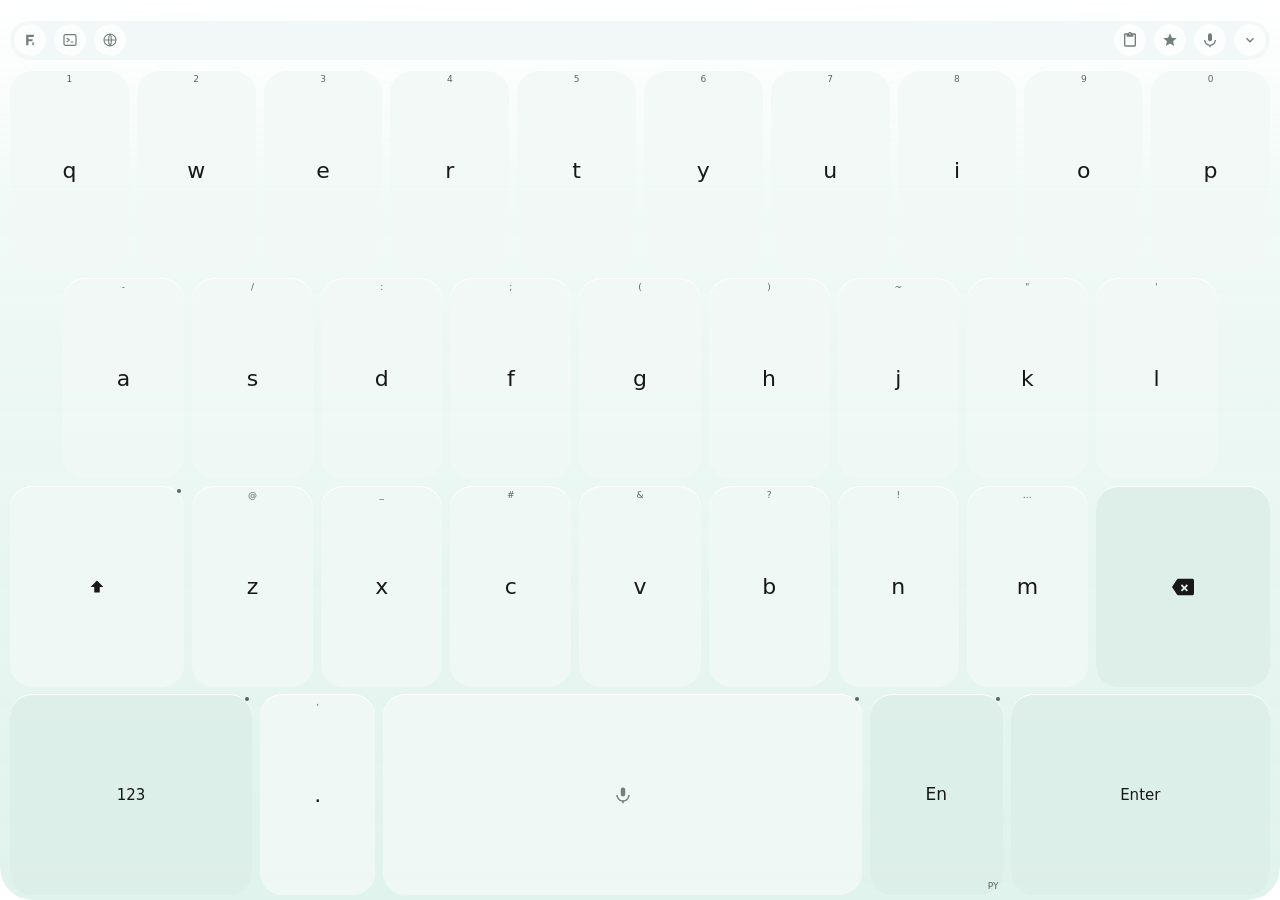
<file: app/src/main/assets/keyboard/index.html>
<!doctype html>
<html lang="zh-CN">
<head>
    <meta charset="utf-8">
    <meta name="viewport" content="width=device-width,initial-scale=1,maximum-scale=1,user-scalable=no,viewport-fit=cover">
    <title>Feelime Keyboard</title>
    <link rel="stylesheet" href="keyboard.css?v=__KB_VERSION__">
</head>
<body>
<main id="softKeyboard" aria-label="Feelime HTML keyboard">
    <!-- 背景图片层：铺满整个键盘区域（工具条到底部留白）。z-index 垫底，
         data-bg-image=on 时根背景转透明让图透出。 -->
    <div id="bgImage" aria-hidden="true"></div>
    <!-- 拼音行内前缀：悬浮在顶部 padding 带里（issue #8 定稿形态——
         独立一行，字号可在设置里三档调整）。 -->
    <div id="preeditLine" aria-live="polite"></div>

    <!-- 单手模式侧边条（issue #15）：data-side-content 驱动两态——
         cursor（2×4 光标/编辑簇）、blank。位置贴单手让位的一侧。 -->
    <aside id="sidePad">
        <div id="sideGrid">
            <!-- 方向键按物理位次排布（issue #15 定稿）：上 / 左右 / 下，
                 与手指预期一致；编辑键横排 icon+文字保证语义明确。 -->
            <div class="side-row">
                <button class="side-key" data-side-cursor="up" aria-label="光标上移" data-i18n-aria-label="光标上移">
                    <svg viewBox="0 0 24 24" width="16" height="16" fill="none" stroke="currentColor"
                         stroke-width="2.2" stroke-linecap="round" stroke-linejoin="round" aria-hidden="true">
                        <path d="M5 15 L12 8 L19 15"/>
                    </svg>
                </button>
            </div>
            <div class="side-row side-row-mid">
                <button class="side-key" data-side-cursor="left" aria-label="光标左移" data-i18n-aria-label="光标左移">
                    <svg viewBox="0 0 24 24" width="16" height="16" fill="none" stroke="currentColor"
                         stroke-width="2.2" stroke-linecap="round" stroke-linejoin="round" aria-hidden="true">
                        <path d="M15 5 L8 12 L15 19"/>
                    </svg>
                </button>
                <button class="side-key" data-side-cursor="right" aria-label="光标右移" data-i18n-aria-label="光标右移">
                    <svg viewBox="0 0 24 24" width="16" height="16" fill="none" stroke="currentColor"
                         stroke-width="2.2" stroke-linecap="round" stroke-linejoin="round" aria-hidden="true">
                        <path d="M9 5 L16 12 L9 19"/>
                    </svg>
                </button>
            </div>
            <div class="side-row">
                <button class="side-key" data-side-cursor="down" aria-label="光标下移" data-i18n-aria-label="光标下移">
                    <svg viewBox="0 0 24 24" width="16" height="16" fill="none" stroke="currentColor"
                         stroke-width="2.2" stroke-linecap="round" stroke-linejoin="round" aria-hidden="true">
                        <path d="M5 9 L12 16 L19 9"/>
                    </svg>
                </button>
            </div>
            <button class="side-key side-labeled" data-side-action="selectAll" aria-label="全选" data-i18n-aria-label="全选">
                <svg viewBox="0 0 24 24" width="13" height="13" fill="none" stroke="currentColor"
                     stroke-width="2" stroke-linecap="round" aria-hidden="true">
                    <path d="M7 3H5a2 2 0 0 0-2 2v2m0 4v2m0 4v2a2 2 0 0 0 2 2h2m4 0h2m4 0h2a2 2 0 0 0 2-2v-2m0-4v-2m0-4V5a2 2 0 0 0-2-2h-2M9 9h6v6H9z"/>
                </svg>
                <span data-i18n="全选">全选</span>
            </button>
            <button class="side-key side-labeled" data-side-action="copy" aria-label="复制" data-i18n-aria-label="复制">
                <svg viewBox="0 0 24 24" width="13" height="13" fill="none" stroke="currentColor"
                     stroke-width="2" stroke-linecap="round" stroke-linejoin="round" aria-hidden="true">
                    <path d="M16 1H4a2 2 0 0 0-2 2v14h2V3h12V1zm3 4H8a2 2 0 0 0-2 2v14a2 2 0 0 0 2 2h11a2 2 0 0 0 2-2V7a2 2 0 0 0-2-2zm0 16H8V7h11v14z"/>
                </svg>
                <span data-i18n="复制">复制</span>
            </button>
            <button class="side-key side-labeled" data-side-action="cut" aria-label="剪切" data-i18n-aria-label="剪切">
                <svg viewBox="0 0 24 24" width="13" height="13" fill="none" stroke="currentColor"
                     stroke-width="2" stroke-linecap="round" stroke-linejoin="round" aria-hidden="true">
                    <circle cx="6" cy="6" r="3"/><circle cx="6" cy="18" r="3"/>
                    <path d="M20 4L8.12 15.88M14.47 14.48L20 20M8.12 8.12L12 12"/>
                </svg>
                <span data-i18n="剪切">剪切</span>
            </button>
            <button class="side-key side-labeled" data-side-action="paste" aria-label="粘贴" data-i18n-aria-label="粘贴">
                <svg viewBox="0 0 24 24" width="13" height="13" fill="none" stroke="currentColor"
                     stroke-width="2" stroke-linecap="round" stroke-linejoin="round" aria-hidden="true">
                    <path d="M19 2h-4.18C14.4.84 13.3 0 12 0c-1.3 0-2.4.84-2.82 2H5c-1.1 0-2 .9-2 2v16c0 1.1.9 2 2 2h14c1.1 0 2-.9 2-2V4c0-1.1-.9-2-2-2zm-7 0c.55 0 1 .45 1 1s-.45 1-1 1-1-.45-1-1 .45-1 1-1zm7 18H5V4h2v3h10V4h2v16z"/>
                </svg>
                <span data-i18n="粘贴">粘贴</span>
            </button>
        </div>
    </aside>

<!-- Editor strip ABOVE the candidate bar
         (which stays selectable mid-edit), regular keyboard below. -->
    <section id="panelEditor" hidden>
        <input id="panelEditorInput" class="phrase-input" maxlength="200"
               placeholder="输入常用内容（最多 200 字）" data-i18n-placeholder="输入常用内容（最多 200 字）" aria-label="常用语内容" data-i18n-aria-label="常用语内容">
 <!-- The custom-JSON editor shares the strip as a
             multi-line textarea (system paste works on real inputs). -->
        <textarea id="panelEditorArea" class="phrase-input phrase-area" rows="3" hidden
                  placeholder="粘贴定制 JSON" data-i18n-placeholder="粘贴定制 JSON" aria-label="定制符号 JSON" data-i18n-aria-label="定制符号 JSON"></textarea>
        <button id="panelEditorCancel" class="phrase-cancel" aria-label="取消" data-i18n-aria-label="取消" data-i18n="取消">取消</button>
        <button id="panelEditorSave" class="phrase-add" aria-label="保存" data-i18n-aria-label="保存" data-i18n="保存">保存</button>
    </section>
 <!-- The phrase editor card floats ABOVE the keyboard view
         (native band area): title row + 2-row input + input
         code + save/cancel. The redirect channel targets .phrase-input
         focus, which the card's textarea keeps. -->
    <section id="phraseCard" hidden>
        <div class="pc-head">
            <button id="phraseCardClose" class="pc-close" aria-label="关闭" data-i18n-aria-label="关闭">×</button>
            <span id="phraseCardTitle" class="pc-title" data-i18n="添加常用语">添加常用语</span>
            <span class="pc-head-pad" aria-hidden="true"></span>
        </div>
        <div class="pc-card">
            <textarea id="phraseCardInput" class="phrase-input pc-input" rows="2" maxlength="200"
                      placeholder="输入常用内容" data-i18n-placeholder="输入常用内容" aria-label="常用语内容" data-i18n-aria-label="常用语内容"></textarea>
            <!-- issue #19 的「从剪贴板粘贴」按钮已撤下：工具栏剪贴板面板
                 本就支持选历史条目上屏，编辑卡不再放第二条通道。 -->
            <label class="pc-code-label" for="phraseCardCode"><span data-i18n="输入码">输入码</span> <small data-i18n="留空时自动生成">留空时自动生成</small></label>
            <!-- The code field shares one row with the rank stepper -
                 the code input narrows and the freed space holds 位次 -/+. -->
            <div class="pc-code-row">
                <input id="phraseCardCode" class="pc-code phrase-input" maxlength="12"
                       placeholder="例如：nh" data-i18n-placeholder="例如：nh" aria-label="输入码" data-i18n-aria-label="输入码">
                <span class="pc-rank" role="group" aria-label="位次" data-i18n-aria-label="位次">
                    <button id="phraseCardRankDown" class="pc-rank-btn" aria-label="位次减一" data-i18n-aria-label="位次减一">−</button>
                    <span id="phraseCardRankValue" class="pc-rank-value">1</span>
                    <button id="phraseCardRankUp" class="pc-rank-btn" aria-label="位次加一" data-i18n-aria-label="位次加一">＋</button>
                    <span class="pc-rank-label" data-i18n="位次">位次</span>
                </span>
            </div>
            <div class="pc-actions">
                <button id="phraseCardCancel" class="pc-btn pc-ghost" aria-label="取消" data-i18n-aria-label="取消" data-i18n="取消">取消</button>
                <button id="phraseCardSave" class="pc-btn pc-main" aria-label="保存" data-i18n-aria-label="保存" data-i18n="保存">保存</button>
            </div>
        </div>
    </section>
 <!-- Height adjust card (floats above the keyboard view).
         Fine steps via the -/+ buttons (applied live), coarse via the drag
         strip (preview only - the height lands on release/保存). -->
    <section id="heightCard" hidden>
        <div class="pc-head">
            <span class="pc-head-pad" aria-hidden="true"></span>
            <span class="pc-title" data-i18n="键盘高度">键盘高度</span>
            <span class="pc-head-pad" aria-hidden="true"></span>
        </div>
        <div class="pc-card">
            <div class="hc-row">
                <button id="heightMinus" class="hc-step" aria-label="减少高度" data-i18n-aria-label="减少高度">−</button>
                <div id="heightTrack" class="hc-track">
                    <i id="heightThumb"></i>
                </div>
                <button id="heightPlus" class="hc-step" aria-label="增加高度" data-i18n-aria-label="增加高度">＋</button>
            </div>
            <div class="hc-meta">
                <span id="heightValue">272</span>
                <span class="hc-hint" id="heightHint" data-i18n="拖动为预览，松手应用">拖动为预览，松手应用</span>
            </div>
            <div class="pc-actions">
                <button id="heightCardReset" class="pc-btn pc-ghost" aria-label="恢复默认" data-i18n-aria-label="恢复默认" data-i18n="恢复默认">恢复默认</button>
                <button id="heightCardCancel" class="pc-btn pc-ghost" aria-label="取消" data-i18n-aria-label="取消" data-i18n="取消">取消</button>
                <button id="heightCardSave" class="pc-btn pc-main" aria-label="保存" data-i18n-aria-label="保存" data-i18n="保存">保存</button>
            </div>
        </div>
    </section>
    <section id="candidateBar">
 <!-- The app's own F logo marks the keyboard menu;
             the gear moved to the full-settings entry. -->
        <button id="setupButton" data-role="setup" class="tool" aria-label="键盘设置" data-i18n-aria-label="键盘设置">
 <!-- The refreshed F logo (docs/branding/feelime-logo.svg,
                 same path as app/src/main/res/drawable/ic_launcher.xml). -->
            <svg viewBox="0 0 48 48" width="16" height="16" fill="currentColor" aria-hidden="true">
                <path d="M12.5 8.5h24l-1.8 6.2H19.3v7.2h13.3l-1.8 6.2H19.3v11.4h-6.8z"/>
                <rect x="31" y="31" width="4.5" height="8.5" rx="1"/>
            </svg>
        </button>
 <!-- The control-key entry - the toolbar swaps for two
             rows of control keys (Esc/Ctrl/Alt/arrows/...) while it shows. -->
        <button id="ctrlTool" data-role="ctrl-tool" class="tool" aria-label="控制键" data-i18n-aria-label="控制键">
            <svg viewBox="0 0 24 24" width="16" height="16" fill="none" stroke="currentColor"
                 stroke-width="1.8" aria-hidden="true">
                <rect x="3" y="4" width="18" height="16" rx="2"/>
                <path d="M7 9l4 3-4 3M13 15h4"/>
            </svg>
        </button>
 <!-- Opens the SYSTEM input method picker (all IMEs). -->
        <button id="imeSwitchButton" data-role="ime-switch" class="tool" aria-label="切换输入法" data-i18n-aria-label="切换输入法">
            <svg viewBox="0 0 24 24" width="16" height="16" fill="none" stroke="currentColor"
                 stroke-width="1.6" aria-hidden="true">
                <circle cx="12" cy="12" r="9"/>
                <path d="M3 12h18M12 3c3 3.5 3 14 0 18M12 3c-3 3.5-3 14 0 18"/>
            </svg>
        </button>
 <!-- Full settings moved off the panel into the toolbar;
             only visible while the quick panel is open. A gear
             glyph - the toolbar's own entry is the app logo now, so the gear
             no longer reads as a duplicate. The ‹ › pager buttons are gone
 the bar holds the whole pool and auto-fetches. -->
        <button id="fullSetupButton" class="tool" aria-label="打开完整设置" data-i18n-aria-label="打开完整设置" hidden>
            <svg viewBox="0 0 24 24" width="16" height="16" fill="currentColor" aria-hidden="true">
                <path d="M19.14 12.94c.04-.3.06-.61.06-.94 0-.32-.02-.64-.07-.94l2.03-1.58a.49.49 0 0 0 .12-.61l-1.92-3.32a.488.488 0 0 0-.59-.22l-2.39.96c-.5-.38-1.03-.7-1.62-.94l-.36-2.54a.484.484 0 0 0-.48-.41h-3.84c-.24 0-.43.17-.47.41l-.36 2.54c-.59.24-1.13.57-1.62.94l-2.39-.96c-.22-.08-.47 0-.59.22L2.74 8.87c-.12.21-.08.47.12.61l2.03 1.58c-.05.3-.09.63-.09.94s.02.64.07.94l-2.03 1.58a.49.49 0 0 0-.12.61l1.92 3.32c.12.22.37.29.59.22l2.39-.96c.5.38 1.03.7 1.62.94l.36 2.54c.05.24.24.41.48.41h3.84c.24 0 .44-.17.47-.41l.36-2.54c.59-.24 1.13-.56 1.62-.94l2.39.96c.22.08.47 0 .59-.22l1.92-3.32c.12-.22.07-.47-.12-.61l-2.01-1.58zM12 15.6c-1.98 0-3.6-1.62-3.6-3.6s1.62-3.6 3.6-3.6 3.6 1.62 3.6 3.6-1.62 3.6-3.6 3.6z"/>
            </svg>
        </button>
 <!-- 手写候选态的整行互斥（wetype 形态）：有识别候选时工具栏全部
             让位，这一行左侧的模式标识与右侧 ×（composeClear）一起构成
             候选行；平时隐藏，不占布局。 -->
        <span id="inkTag" class="ink-tag" hidden data-i18n="手写">手写</span>
 <!-- #H 候选条形态快捷切换键（#87 顺带优化）：键区隐藏时的模式可见性
             ——软硬切换后用户能看见自己身在哪个键盘。modeToggle 的紧凑
             形态：cn-main=当前模式简称、cn-sub=快捷对目标简称，点按翻对、
             长按模式菜单；完整键盘形态仍用 modeToggle。 -->
        <button id="hwModeTag" class="hw-toggle" hidden aria-label="切换键盘" data-i18n-aria-label="切换键盘">
            <span class="cn-main"></span><span class="cn-sub"></span>
        </button>
        <div id="candidates"></div>
 <!-- Engine lifecycle notice (mode-fallback §2.3): overlays the
             candidate strip while the engine warms up or a degrade fallback
             serves. Pointer-transparent; hidden otherwise. -->
        <div id="engineStatus" hidden></div>
        <button id="clipboardButton" data-role="clipboard" class="tool" aria-label="剪贴板" data-i18n-aria-label="剪贴板">
            <svg viewBox="0 0 24 24" width="16" height="16" fill="currentColor" aria-hidden="true">
                <path d="M19 2h-4.18C14.4.84 13.3 0 12 0c-1.3 0-2.4.84-2.82 2H5c-1.1 0-2 .9-2 2v16c0 1.1.9 2 2 2h14c1.1 0 2-.9 2-2V4c0-1.1-.9-2-2-2zm-7 0c.55 0 1 .45 1 1s-.45 1-1 1-1-.45-1-1 .45-1 1-1zm7 18H5V4h2v3h10V4h2v16z"/>
            </svg>
        </button>
        <button id="favoritesButton" data-role="favorites" class="tool" aria-label="常用语" data-i18n-aria-label="常用语">
            <svg viewBox="0 0 24 24" width="16" height="16" fill="currentColor" aria-hidden="true">
                <path d="M12 17.27 18.18 21l-1.64-7.03L22 9.24l-7.19-.61L12 2 9.19 8.63 2 9.24l5.46 4.73L5.82 21z"/>
            </svg>
        </button>
        <button id="composeClear" class="tool compose-tool" aria-label="清除输入" data-i18n-aria-label="清除输入" hidden>
            <svg viewBox="0 0 24 24" width="16" height="16" fill="currentColor" aria-hidden="true">
                <path d="M19 6.41 17.59 5 12 10.59 6.41 5 5 6.41 10.59 12 5 17.59 6.41 19 12 13.41 17.59 19 19 17.59 13.41 12z"/>
            </svg>
        </button>
        <button id="composeExpand" class="tool compose-tool" aria-label="展开候选" data-i18n-aria-label="展开候选" hidden>
            <svg viewBox="0 0 24 24" width="16" height="16" fill="currentColor" aria-hidden="true">
                <path d="M7.41 8.59 12 13.17l4.59-4.58L18 10l-6 6-6-6z"/>
            </svg>
        </button>
        <button id="mic" class="tool" aria-label="开始语音输入" data-i18n-aria-label="开始语音输入">
            <svg viewBox="0 0 24 24" width="16" height="16" fill="currentColor" aria-hidden="true">
                <path d="M12 14a3 3 0 0 0 3-3V5a3 3 0 0 0-6 0v6a3 3 0 0 0 3 3z"/>
                <path d="M19 12a7 7 0 0 1-14 0H3a9 9 0 0 0 8 8.94V23h2v-2.06A9 9 0 0 0 21 12h-2z"/>
            </svg>
        </button>
        <button id="hide" class="tool" aria-label="收起键盘" data-i18n-aria-label="收起键盘">
            <svg viewBox="0 0 24 24" width="16" height="16" fill="currentColor" aria-hidden="true">
                <path d="M16.59 8.59 12 13.17 7.41 8.59 6 10l6 6 6-6z"/>
            </svg>
        </button>
 <!-- Settings sub-page chrome rides the toolbar -
             left: back + title, right: close. Regular tools hide meanwhile. -->
        <div id="settingsPageBar" hidden></div>
 <!-- #41 统计浮层的工具栏 chrome：左标题右 ✕（常规工具让位，
      body.stats-page 互斥，settingsPageBar 同款形态）。 -->
        <div id="statsPageBar" hidden></div>
    </section>

    <section id="expandLayer" hidden>
        <div class="expand-head">
            <div class="expand-tabs" role="tablist">
                <button class="expand-tab active" data-expand-tab="freq" data-i18n="词频">词频</button>
                <button class="expand-tab" data-expand-tab="single" data-i18n="单字">单字</button>
            </div>
            <div id="expandPreedit" aria-live="polite"></div>
            <button id="expandCollapse" class="tool" aria-label="收起候选" data-i18n-aria-label="收起候选">
                <svg viewBox="0 0 24 24" width="18" height="18" fill="currentColor" aria-hidden="true">
                    <path d="M7.41 15.41 12 10.83l4.59 4.58L18 14l-6-6-6 6z"/>
                </svg>
            </button>
        </div>
        <div class="expand-body">
            <div id="expandVariants"></div>
            <div id="expandGrid"></div>
        </div>
    </section>

 <!-- The control-key view replaces ONLY the candidate
         bar (same 40px slot); the keyboard rows below stay untouched. -->
    <section id="ctrlLayer" class="kb-layer" hidden>
        <div class="kb-row ctrl-row">
            <button class="kb-key ctrl-key" data-ctrl="Escape">Esc</button>
            <button class="kb-key ctrl-key ctrl-mod" data-ctrl="sticky-ctrl">Ctrl</button>
            <button class="kb-key ctrl-key" data-ctrl="Home">Home</button>
            <button class="kb-key ctrl-key" data-ctrl="ArrowUp">↑</button>
            <button class="kb-key ctrl-key" data-ctrl="End">End</button>
            <button class="kb-key ctrl-key" data-ctrl="PageUp">PgUp</button>
 <!-- Fn replaces the Comb icon - tap = sticky
                 (twelve letter keys become F1..F12), long-press = the old
                 Comb combo grid. -->
            <button class="kb-key ctrl-key ctrl-mod" data-ctrl="sticky-fn" aria-label="Fn 粘滞键" data-i18n-aria-label="Fn 粘滞键">Fn</button>
            <button class="kb-key ctrl-key" data-ctrl="Del">Del</button>
        </div>
        <div class="kb-row ctrl-row">
            <button class="kb-key ctrl-key" data-ctrl="Tab">Tab</button>
            <button class="kb-key ctrl-key ctrl-mod" data-ctrl="sticky-alt">Alt</button>
            <button class="kb-key ctrl-key" data-ctrl="ArrowLeft">←</button>
            <button class="kb-key ctrl-key" data-ctrl="ArrowDown">↓</button>
            <button class="kb-key ctrl-key" data-ctrl="ArrowRight">→</button>
            <button class="kb-key ctrl-key" data-ctrl="PageDown">PgDn</button>
            <button class="kb-key ctrl-key ctrl-mod" data-ctrl="sticky-meta" aria-label="Meta 键" data-i18n-aria-label="Meta 键">&#8862;</button>
            <button class="kb-key ctrl-key ctrl-close" data-ctrl="collapse" aria-label="收起控制键" data-i18n-aria-label="收起控制键">
                <svg viewBox="0 0 24 24" width="12" height="12" fill="none" stroke="currentColor"
                     stroke-width="2.2" stroke-linecap="round" aria-hidden="true">
                    <path d="M6 6 L18 18 M18 6 L6 18"/>
                </svg>
            </button>
        </div>
    </section>

    <!-- 工具栏编辑模式（issue #15）：替换键区，展示未上栏的 icon 仓库
         （点按添加到工具栏；候选条内 × 移除、长按拖动排序）。 -->
    <section id="toolbarEditor" hidden>
        <div class="tbe-head">
            <span class="tbe-title" data-i18n="编辑工具栏">编辑工具栏</span>
            <span class="tbe-hint" data-i18n="点按图标添加 · 拖动工具栏图标排序">点按图标添加 · 拖动工具栏图标排序</span>
            <button id="toolbarEditCancel" class="tbe-cancel" data-i18n="取消">取消</button>
            <button id="toolbarEditDone" class="tbe-done" data-i18n="完成">完成</button>
        </div>
        <div id="toolbarEditorGrid"></div>
    </section>

    <section id="qwertyLayer" class="kb-layer"></section>
    <section id="symbolLayer" class="kb-layer" hidden>
        <div id="symGrid"></div>
        <div id="symCatBar">
            <button class="kb-key kb-special" data-action="letters">ABC</button>
            <div id="symCats"></div>
            <!-- ⌫ 由 setup 注入（specialKey repeat，占换行键原位）：
                 符号层不设换行——换行走 ABC 回主键盘（2026-10-28 用户定案）。 -->
        </div>
    </section>
    <!-- 九宫格数字键盘（长按 123 打开），全部由 renderNumpad 填充 -->
    <section id="numPadLayer" class="kb-layer" hidden></section>
    <!-- #39-10 编辑工具条（可选工具栏控件，搜狗「文字编辑」形态）：
         替换键区——左侧 ↑/← 扩选 →/↓、底部 行首/全选/行尾，右列
         删除/复制/剪切/粘贴。全部动作复用现有桥通道（editorCursor/
         keyEvent/SHIFT 扩选、editorAction、backspace），JS 填充。 -->
    <section id="editLayer" class="kb-layer" hidden></section>
    <!-- #41 二轮：输入统计浮层（快捷设置 tile 进入；数据经 inputStats 桥）。 -->
    <section id="statsLayer" class="kb-layer" hidden></section>

    <section id="panelLayer" hidden>
        <div class="panel-head">
            <div class="panel-tabs" role="tablist">
                <button class="panel-tab active" data-panel-tab="clipboard" data-i18n="剪贴板">剪贴板</button>
                <button class="panel-tab" data-panel-tab="favorites" data-i18n="常用语">常用语</button>
            </div>
            <!-- #67 定稿：颜文字不走 tab 界面——面板头换成横向滑动的
                 分类条（右侧固定 × 收起），列表区整幅给网格。 -->
            <div id="kaomojiTabs" class="kaomoji-tabs" hidden></div>
            <span id="clipTotal" class="clip-total" hidden>0 条</span>
            <button id="panelClear" class="panel-action" aria-label="清空剪贴板" data-i18n-aria-label="清空剪贴板" data-i18n="清空">清空</button>
            <button id="panelManage" class="panel-action" aria-label="添加常用语" data-i18n-aria-label="添加常用语" hidden data-i18n="＋添加">＋添加</button>
            <!-- #39-4 定稿：面板头右侧唯一的关闭钮，× 图标回主键盘
                 （tab 已是剪贴板/常用语切换器，不再复用工具栏图标）。 -->
            <button id="panelClose" class="tool" aria-label="关闭面板" data-i18n-aria-label="关闭面板">
                <svg viewBox="0 0 24 24" width="16" height="16" fill="none" stroke="currentColor"
                     stroke-width="2" stroke-linecap="round" aria-hidden="true">
                    <path d="M6 6l12 12M18 6L6 18"/>
                </svg>
            </button>
        </div>
        <div id="panelList"></div>
        <div id="panelEmpty" hidden></div>
    </section>


    <div id="modeMenu"></div>

 <!-- Long-press / ⋯ menu for a favorites row. -->
    <div id="itemMenu"></div>

 <!-- Confirm deleting a self-made word from the user
         lexicon (long-press a candidate -> 删除自造词). -->
    <div id="confirmCard" hidden>
        <div id="confirmText" aria-live="polite"></div>
        <div class="confirm-actions">
            <button id="confirmCancel" data-i18n="取消">取消</button>
            <button id="confirmOk" class="danger" data-i18n="删除">删除</button>
        </div>
    </div>

    <section id="settingsPanel" hidden>
 <!-- The toolbar tools live in the quick panel now (the
             toolbar keeps only the logo, the gear and the dismiss chevron).
             renderSettingsHome re-appends this node after each rebuild, so
             the ids/bindings the suites (and users) rely on survive. -->
    </section>

    <div id="voiceOverlay">
        <div id="voiceScrim"></div>
        <div id="voiceCard">
 <!-- The big red dot became a half-height mic icon
                 (portrait AND landscape); only colours/pulse animate. -->
            <div class="vc-mic">
                <svg viewBox="0 0 24 24" width="20" height="20" fill="currentColor" aria-hidden="true">
                    <path d="M12 14a3 3 0 0 0 3-3V5a3 3 0 0 0-6 0v6a3 3 0 0 0 3 3z"/>
                    <path d="M19 12a7 7 0 0 1-14 0H3a9 9 0 0 0 8 8.94V23h2v-2.06A9 9 0 0 0 21 12h-2z"/>
                </svg>
            </div>
            <div id="voiceStatus" data-i18n="正在聆听…">正在聆听…</div>
            <div id="partialText" aria-live="polite"></div>
            <div id="levelBar"><i></i></div>
            <div id="voiceHint" data-i18n="点击任意位置结束">点击任意位置结束</div>
            <div id="voiceGuide" data-i18n="请说较标准的普通话。标点由本机模型自动补上，声音不会上传">请说较标准的普通话。标点由本机模型自动补上，声音不会上传</div>
            <!-- mic 浮层动作行：说完了居中大按钮（主要出口）。 -->
            <div id="voiceActions">
                <button id="voiceDone" type="button" aria-label="说完了，结束并上屏" data-i18n-aria-label="说完了，结束并上屏">
                    <svg viewBox="0 0 24 24" width="14" height="14" fill="currentColor" aria-hidden="true">
                        <path d="M9 16.2L4.8 12l-1.4 1.4L9 19 21 7l-1.4-1.4L9 16.2z"/>
                    </svg><span data-i18n="说完了">说完了</span>
                </button>
            </div>
            <!-- 撤销（弃稿）回右上角：小而语义明确（↺+文字）。 -->
            <button id="voiceClose" type="button" aria-label="撤销本次听写" data-i18n-aria-label="撤销本次听写">
                <svg viewBox="0 0 24 24" width="12" height="12" fill="currentColor" aria-hidden="true">
                    <path d="M12.5 8c-2.65 0-5.05.99-6.9 2.6L2 7v9h9l-3.62-3.62c1.39-1.16 3.16-1.88 5.12-1.88 3.54 0 6.55 2.31 7.6 5.5l2.37-.78C21.08 11.03 17.15 8 12.5 8z"/>
                </svg><span id="voiceCloseLabel" data-i18n="撤销">撤销</span>
            </button>
        </div>
        <!-- 长按空格浮层专用：上滑撤销提示，toast 样式挂在卡片下方，
             不自动消失；上滑时字体和背景同步放大（updateSlideCancel）。 -->
        <div id="voiceSlideHint" data-i18n="上滑撤销">上滑撤销</div>
    </div>

    <!-- 按键气泡（issue #30-1，外观开关默认关）：按下时在键帽上方放大
         显示所按字符；长按弹层接管时立即让位 -->
    <div id="keyBubble" hidden></div>
    <div id="keyPopup"><div id="keyPopupInner"></div></div>
    <!-- 三行弹层滑出卡片边界时的「松手撤销」提示（issue #9，showPopupCancelTip） -->
    <div id="keyPopupCancelTip"></div>
 <!-- The 3x3 combo grid (long-press Ctrl/Alt/tap Comb) - full
         key names stacked per row, centered. -->
    <div id="comboPopup"><button id="comboClose" aria-label="关闭组合键浮层" data-i18n-aria-label="关闭组合键浮层">×</button><div id="comboPopupInner"></div></div>
 <!-- The keyboard-height adjust handle (drag the top edge),
         shown only from quick settings. -->
    <div id="flickBlob"></div>
    <div id="toast" role="status"></div>
    <!-- 液态玻璃底放在文档末尾：负 z-index 仍垫在键下，但不插到
         #keyPopup 之前，避免改变既有兄弟序号（弹层几何测试依赖它）。 -->
    <div id="glassField" aria-hidden="true"></div>
</main>
<script src="keyboard.js?v=__KB_VERSION__"></script>
</body>
</html>
</file>
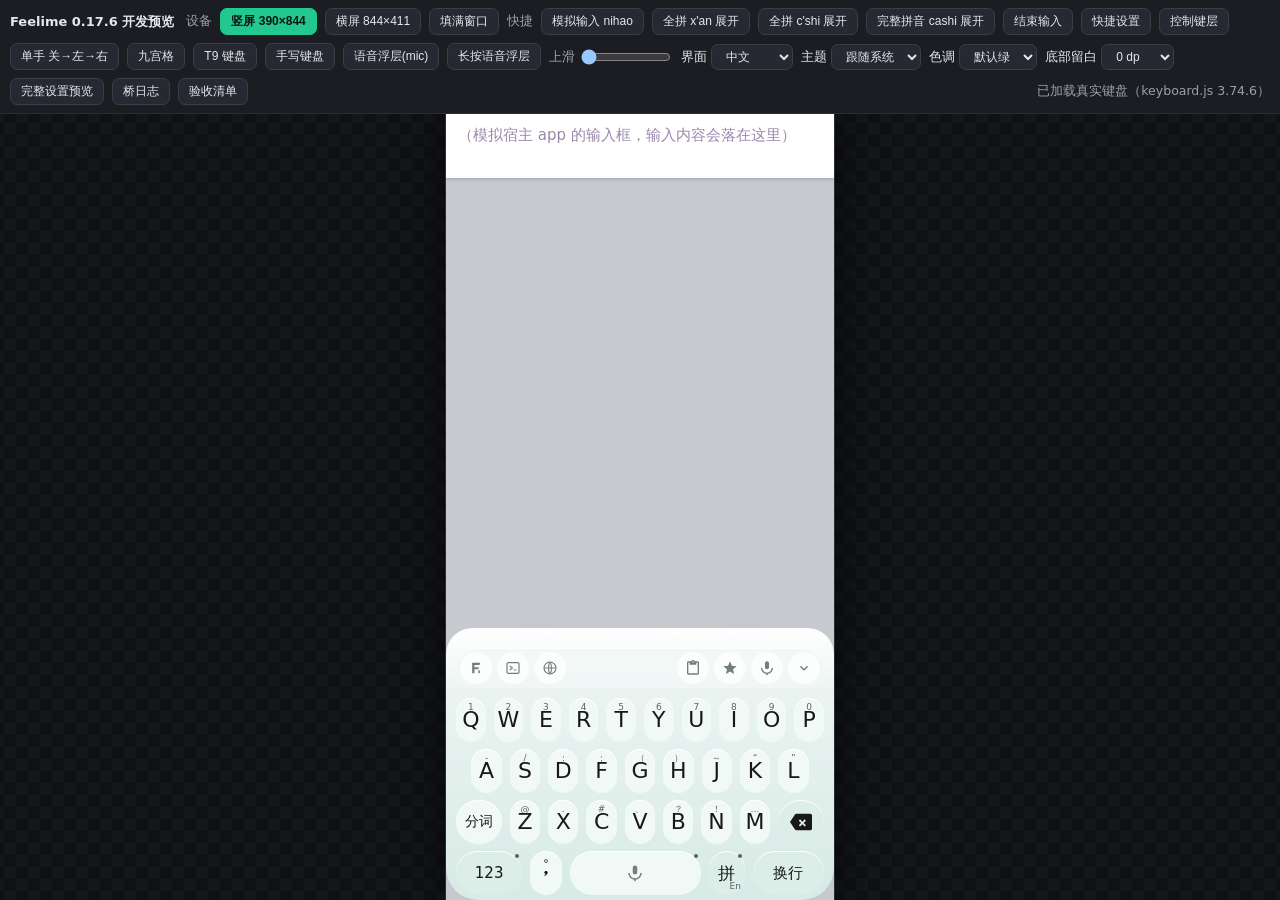
<file: tools/keyboard-preview.html>
<!doctype html>
<html lang="zh-CN">
<head>
<meta charset="utf-8">
<meta name="viewport" content="width=device-width,initial-scale=1">
<title>Feelime 键盘预览（真实键盘文件 + 空操作桥）</title>
<!--
  固化在仓库里的键盘预览工具（键盘外观变更 demo-first 流程
  的落地载体，见 AGENTS.md「键盘外观变更流程」）。

  它不复制任何键盘代码：启动时 fetch 真实的
  app/src/main/assets/keyboard/{index.html, keyboard.css, keyboard.js}，
  把 FeelimeNative 桥替换成「空操作 + 调用日志 + 假引擎」后内联加载。
  键盘的行为、外观与真机完全同源，改键盘源文件后刷新本页即可见效。

  用法：
    cd <仓库根>
    python3 -m http.server 8770
    # 浏览器打开 http://<host>:8770/tools/keyboard-preview.html
    # Chrome F12 开启设备模拟（手机模式）后可像手机一样触摸操作。

  横屏 / 键盘高度调节在真机由原生侧驱动（orientation 随 bridge hello
  下发、IME 视图高度由 FeelimeService 裁剪）；本页用「设备尺寸」按钮
  改变 iframe 视口触发同样的 resize 路径来演示。
-->
<style>
:root { color-scheme: dark; }
* { box-sizing: border-box; }
html, body { margin: 0; height: 100%; background: #101114; color: #e6e7ec;
  font-family: system-ui, "Noto Sans CJK SC", sans-serif; }
body { height: 100dvh; display: flex; flex-direction: column; overflow: hidden; }
#toolbar {
  flex: 0 0 auto;
  display: flex; flex-wrap: wrap; align-items: center; gap: 8px;
  padding: 8px 10px; background: #1b1d22; border-bottom: 1px solid #2a2d34;
  font-size: 12.5px;
}
#toolbar b { font-size: 13px; margin-right: 4px; }
#toolbar button, #toolbar select, #toolbar a {
  border: 1px solid #3a3e48; border-radius: 7px; background: #262932;
  color: #e6e7ec; font-size: 12px; padding: 4px 10px; cursor: pointer; text-decoration: none;
}
#toolbar button.active { background: #23c890; border-color: #23c890; color: #07180e; font-weight: 600; }
#toolbar .dim { color: #9aa0ab; }
#stageWrap { position: relative; flex: 1 1 0; min-height: 0; overflow: hidden; display: flex;
  justify-content: center; background:
  repeating-conic-gradient(#14161a 0% 25%, #101114 0% 50%) 50% / 24px 24px; }
#stage { position: relative; background: #000; overflow: hidden;
  border-left: 1px solid #2a2d34; border-right: 1px solid #2a2d34;
  box-shadow: 0 0 40px #000c; }
#kb-frame { position: absolute; inset: 0; width: 100%; height: 100%; border: 0; }
#logDrawer {
  position: fixed; right: 10px; top: 55px; width: 330px; max-height: 70vh;
  overflow-y: auto; background: #16181dd9; border: 1px solid #2a2d34;
  border-radius: 10px; padding: 8px 10px; font-size: 11.5px; z-index: 50;
  backdrop-filter: blur(4px); display: none;
}
#logDrawer.open { display: block; }
#logDrawer h4 { margin: 0 0 6px; font-size: 12px; color: #9aa0ab; }
#logDrawer .entry { padding: 2px 0; border-bottom: 1px dashed #24262c; word-break: break-all; }
#logDrawer .entry b { color: #23c890; }
#logDrawer .dim { color: #7c8290; }
/* ---- 验收清单：勾选/描述/生成汇总 ---- */
#checkDrawer {
  position: fixed; left: 10px; top: 55px; width: min(420px, calc(100vw - 20px));
  max-height: 80vh; overflow-y: auto; background: #16181deF; border: 1px solid #2a2d34;
  border-radius: 10px; padding: 10px 12px; font-size: 12.5px; z-index: 60;
  backdrop-filter: blur(4px); display: none;
}
#checkDrawer.open { display: block; }
#checkDrawer h4 { margin: 0 0 8px; font-size: 12.5px; }
#checkDrawer .dim { color: #9aa0ab; font-weight: 400; }
.check-item { display: flex; align-items: flex-start; gap: 8px; padding: 3px 0; }
.check-item button {
  flex: none; width: 30px; height: 26px; border: 1px solid #3a3e48; border-radius: 6px;
  background: #262932; color: #9aa0ab; font-size: 13px; cursor: pointer;
}
.check-item button.ok { background: #23c890; border-color: #23c890; color: #07180e; font-weight: 700; }
.check-item button.bad { background: #7a2430; border-color: #ff6b6b; color: #ffd8dc; font-weight: 700; }
.check-item input {
  flex: 1; min-width: 0; border: 1px solid #3a3e48; border-radius: 6px; background: #101114;
  color: #e6e7ec; font-size: 12.5px; padding: 5px 8px; display: none;
}
.check-item.bad input { display: block; }
.check-item span.label { flex: 1; padding-top: 4px; }
#checkGen, #checkCopy {
  margin-top: 8px; border: 0; border-radius: 7px; background: #23c890; color: #07180e;
  font-size: 13px; font-weight: 600; padding: 9px 16px; cursor: pointer;
}
#checkCopy { background: #262932; color: #e6e7ec; }
#checkOut { margin-top: 8px; }
#checkText {
  width: 100%; box-sizing: border-box; background: #101114; color: #e6e7ec;
  border: 1px solid #3a3e48; border-radius: 7px; font-size: 12px; padding: 8px;
}
</style>
</head>
<body>
<div id="toolbar">
  <b>Feelime 0.17.6 开发预览</b>
  <span class="dim">设备</span>
  <button id="modePortrait" class="active">竖屏 390×844</button>
  <button id="modeLandscape">横屏 844×411</button>
  <button id="modeFill">填满窗口</button>
  <span class="dim">快捷</span>
  <button id="actCompose">模拟输入 nihao</button>
  <button id="actPartialPinyin">全拼 x'an 展开</button>
  <button id="actCshi">全拼 c'shi 展开</button>
  <button id="actCashi">完整拼音 cashi 展开</button>
  <button id="actClear">结束输入</button>
  <button id="actSettings">快捷设置</button>
  <button id="actCtrl">控制键层</button>
  <button id="actOneHand">单手 关→左→右</button>
  <button id="actNumpad">九宫格</button>
  <button id="actT9">T9 键盘</button>
  <button id="actHandwriting">手写键盘</button>
  <button id="actVoiceOverlay">语音浮层(mic)</button>
  <button id="actVoiceHold">长按语音浮层</button>
  <label class="dim">上滑 <input type="range" id="voiceSlideRange" min="0" max="100" value="0" style="vertical-align:middle;width:90px"></label>
  <label>界面 <select id="previewLocale"><option value="zh">中文</option><option value="en">English</option></select></label>
  <label>主题 <select id="previewTheme"><option value="auto">跟随系统</option><option value="light">浅色</option><option value="dark">深色</option></select></label>
  <label>色调 <select id="previewPreset"><option value="classic">默认绿</option><option value="ocean">海蓝</option><option value="violet">紫罗兰</option><option value="amber">蜜橙</option><option value="sakura">樱粉</option><option value="teal">青碧</option></select></label>
  <label>底部留白 <select id="previewBottomPad"><option value="0">0 dp</option><option value="12">12 dp</option><option value="24">24 dp</option><option value="36">36 dp</option><option value="48">48 dp</option></select></label>
  <a href="settings-preview.html">完整设置预览</a>
  <button id="actLog">桥日志</button>
  <button id="actCheck">验收清单</button>
  <span class="dim" id="prefetch" style="margin-left:auto">加载键盘源文件…</span>
</div>
<div id="stageWrap"><div id="stage"><iframe id="kb-frame"></iframe></div></div>
<div id="logDrawer"><h4>FeelimeNative 调用日志（空操作）</h4><div id="logBody"></div></div>
<div id="checkDrawer">
  <h4>验收清单 <span class="dim">（没问题打 ✓；有问题打 ✗ 并写一句描述）</span></h4>
  <div id="checkList"></div>
  <div id="checkOut" hidden>
    <textarea id="checkText" rows="8" readonly></textarea>
    <button id="checkCopy">复制结果</button>
  </div>
  <button id="checkGen">生成验收结果</button>
</div>

<script>
'use strict';
// 每次打开都换 fetch 时间戳：手机浏览器对键盘文件的强缓存不再生效。
document.documentElement.dataset.deployStamp = String(Date.now());
const MODES = {
    portrait: { w: 390, h: 844 },
    // A real landscape short edge is ~411css (1080物理/2.625); 390
    // starved the keyboard below its content floor (206 < 195+11) and the
    // height thumb read as "below minimum" - a preview-only artifact.
    landscape: { w: 844, h: 411 },
};
const frame = document.getElementById('kb-frame');
const previewSafeBottom = Math.max(0, Math.min(96,
    Number(new URLSearchParams(location.search).get('safeBottom')) || 0));
const stage = document.getElementById('stage');
const logBody = document.getElementById('logBody');
const entries = [];
let keyboardMode = 'pinyin'; // 假引擎当前键盘（桥 hello 下发）
// 快捷设置方块的回读状态（真机由原生偏好下发；setQuickPref 在这里
// 模拟落盘并重推 hello，方块状态即可回读）。
let previewPrefs = { associationOn: true, keySound: false, keyHaptic: false,
    candidateFont: 0, holdMs: 350, popupSnap: 1, dpScheme: 'ziranma',
    oneHand: 0, sideContent: 0, uiLanguage: 'zh' };

function log(method, detail) {
    const div = document.createElement('div');
    div.className = 'entry';
    div.innerHTML = '<b>' + method + '</b> ' + (detail || '');
    logBody.prepend(div);
    entries.push(div);
    while (entries.length > 120) entries.shift().remove();
}

const esc = v => String(v).replace(/&/g, '&amp;').replace(/</g, '&lt;');

/* ---- 假引擎：让候选条 / composing 工具栏可以在页面上走通 ---- */
const FAKE_CANDS = {
    nihao: ['你好', '你号', '拟好', '妮号', '你豪', '泥嚎'],
    ni: ['你', '妮', '拟', '逆', '腻'],
    nih: ['你哈', '拟化'],
    niha: ['你哈'],
    hao: ['好', '号', '耗'],
    a: ['啊', '阿'],
    zh: ['这', '着'],
    'z': ['在', '再'],
};
let rawInput = '';
let revision = 0;
let deletedHead = null; // 删除自造词后的假引擎状态


function pushEngineState(raw, composing) {
    revision += 1;
    if (raw !== rawInput) deletedHead = null;
    let candidates = composing
        ? fakeCandidates(raw).map((text, i) => ({ id: 'c' + revision + '-' + i, text }))
        : [];
    if (deletedHead) candidates = candidates.filter(c => c.text !== deletedHead);
    frame.contentWindow.Feelime.onEngineState({
        phase: 'READY',
        revision,
        mode: keyboardMode,
        composing: composing ? (raw || ' ') : '',
        rawInput: raw,
        candidates,
        hasNextPage: false,
    });
    hostRender(composing ? raw : '');
}

/** 键盘视图高度变化后让 keyboard.js 重算行高（view resize 不触发 window
 * resize，手动踢一下）。 */
function pushEngineRefresh() {
    const win = frame.contentWindow;
    if (win && typeof win.dispatchEvent === 'function') {
        win.dispatchEvent(new win.Event('resize'));
    }
}

/* ---- 假引擎（双拼 / 法语）：自然码键位 → 全拼后查表；法语给音标词 ---- */
const DOUBLE_INITIALS = { v: 'zh', i: 'ch', u: 'sh' };
const DOUBLE_FINALS = {
    q: ['iu'], w: ['ua', 'ia'], e: ['e'], r: ['uan', 'er'], t: ['ue', 've'],
    y: ['ing', 'uai'], u: ['u'], i: ['i'], o: ['o', 'uo'], p: ['un'],
    a: ['a'], s: ['ong', 'iong'], d: ['iang', 'uang'], f: ['en'], g: ['eng'],
    h: ['ang'], j: ['an'], k: ['ao'], l: ['ai'],
    z: ['ei'], x: ['ie'], c: ['iao'], v: ['ui', 'ü'], b: ['ou'], n: ['in'], m: ['ian'],
};
const PINYIN_WORDS = {
    zhang: ['张', '章', '涨'], chang: ['长', '常', '唱'], shang: ['上', '商', '伤'],
    zhou: ['周', '州', '粥'], chou: ['抽', '仇'], shou: ['手', '收', '首'],
    xian: ['先', '西安', '县'], wang: ['王', '往', '网'], zhai: ['宅', '摘'],
    chuan: ['船', '传'], shuo: ['说', '硕'], dui: ['对', '队'],
};
const FRENCH_WORDS = ['café', 'très', 'après', 'français', 'être', 'père', 'déjà', 'où'];

function doublePinyinToPinyin(raw) {
    // 零声母（a/e/o 开头）直接按全拼处理。
    const keys = raw.replace(/'/g, '').replace(/ /g, '');
    const out = [];
    for (let i = 0; i < keys.length; i += 2) {
        const s = keys[i];
        const f = keys[i + 1] || '';
        if (['a', 'e', 'o'].includes(s)) { out.push(s + f); continue; }
        const initial = DOUBLE_INITIALS[s] || s;
        const finals = DOUBLE_FINALS[f];
        if (!finals) return [keys];
        out.push(...finals.map(fin => initial + fin));
    }
    return [...new Set(out)];
}

function fakeCandidates(raw) {
    // Preview data only: production candidates always come from Rime.
    const partial = { "x'an": ['西安', '相安', '心安'], "xi'an": ['西安'],
        "xiang'an": ['相安', '相安无事'], "xin'an": ['心安', '新安'],
        "c'shi": ['测试', '城市', '擦拭'], "ca'shi": ['擦拭', '擦试'],
        "cai'shi": ['才是', '菜市', '采石'], cashi: ['擦拭', '擦试'] };
    if (keyboardMode === 'pinyin' && partial[raw]) return partial[raw].slice();
    const key = raw.replace(/ /g, '').replace(/'/g, '');
    const table = FAKE_CANDS[key];
    if (table) return table.slice();
    if (keyboardMode === 'double-pinyin') {
        const all = [];
        doublePinyinToPinyin(raw).forEach(py => {
            if (PINYIN_WORDS[py]) all.push(...PINYIN_WORDS[py]);
            else if (FAKE_CANDS[py]) all.push(...FAKE_CANDS[py]);
        });
        if (all.length) return [...new Set(all)];
        return [key + '（双拼占位）'];
    }
    if (keyboardMode === 'french') {
        const hits = FRENCH_WORDS.filter(w => w.normalize('NFD').startsWith(key.normalize('NFD').slice(0, 2)));
        return hits.length ? hits : [key + '…'];
    }
    if (keyboardMode === 'japanese') return ['こんにちは', 'コンニチハ', key + '（占位）'];
    if (!raw) return [];
    return [raw + '（占位）', raw + '2', raw + '3'];
}

/* ---- 宿主编辑器：展示输入效果（预览专用） ---- */
let hostCommitted = '';
let voiceLevelTimer = 0;
let voicePartial = '';
let voiceSegments = 0;
/* 面板演示数据（预览工具专用）：剪贴板/常用语在内存里维护，桥调用
 * 后像真机原生一样异步回推 onClipboard/onFavorites，否则面板永远空白。 */
let panelClip = [
    { id: 'c1', text: '订单号 13800138000 详见 https://example.com/a 谢谢', time: Date.now() - 600e3, group: '' },
    { id: 'c2', text: '这个需求周五前要上线', time: Date.now() - 3600e3, group: '工作' },
    { id: 'c3', text: 'https://example.com/pr/123', time: Date.now() - 86400e3, group: '工作' },
];
let favSeq = 3;
let panelFav = [
    { id: 'f1', text: '麻烦确认一下，谢谢', code: '', time: Date.now() - 86400e3 },
    { id: 'f2', text: '稍等，我看下', code: 'sd', time: Date.now() - 86400e3 * 2 },
    { id: 'f3', text: '收到', code: '', time: Date.now() - 86400e3 * 3 },
];
function pushPanelData(callback, payload) {
    const win = frame.contentWindow;
    if (!win || !win.Feelime || !win.Feelime[callback]) return;
    const body = callback === 'onClipboard'
        ? { groups: ['工作'], ...payload }
        : payload;
    setTimeout(() => win.Feelime[callback](body), 120);
}
function hostRender(raw) {
    const el = frame.contentDocument && frame.contentDocument.getElementById('hostEditor');
    if (!el) return;
    el.innerHTML =
        '<span class="host-done">' + esc(hostCommitted).replace(/\n/g, '<br>') + '</span>' +
        '<span class="host-caret"></span>' +
        '<span class="host-raw">' + esc(raw || '') + '</span>';
    el.scrollTop = el.scrollHeight;
}
function hostCommit(text) { hostCommitted += text; hostRender(rawInput); }
function hostBackspace() {
    if (rawInput) return;
    hostCommitted = hostCommitted.replace(/[\s\S]$/u, '');
    hostRender('');
}

/* ---- 空操作桥：记录每一次调用，输入键喂给假引擎 ---- */
function makeBridge() {
    const bridgeTable = {
        keyboardReady(version, minApi, caps) {
            log('keyboardReady', `键盘 ${esc(version)}，能力 <code>${esc(caps)}</code>`);
        },
        requestState() {
            setTimeout(pushHello, 0);
        },
        key(char) {
            const viaEngine = keyboardMode.includes('pinyin');
            log('key', esc(char) + (viaEngine ? ' <span class="dim">→ 引擎</span>' : ''));
            if (viaEngine && /[a-z']/.test(char)) {
                rawInput += char;
                pushEngineState(rawInput, true);
            } else if (!viaEngine) {
                // 英文/法/日直通模式：引擎直接上屏（模拟原生行为）。
                hostCommit(char);
            }
        },
        setComposition(keys) {
            log('setComposition', esc(keys));
            // Match native Reset + per-key engine echoes. A final-only fake
            // hid the disappearing spelling column during repeated choices.
            rawInput = '';
            pushEngineState('', false);
            for (const key of keys) {
                rawInput += key;
                pushEngineState(rawInput, true);
            }
        },
        space() {
            log('space', '<span class="dim">空格上屏</span>');
            hostCommit(rawInput ? '' : ' ');
            rawInput = '';
            pushEngineState('', false);
        },
        backspace() {
            log('backspace', '');
            if (!rawInput) hostBackspace();
            rawInput = rawInput.slice(0, -1);
            pushEngineState(rawInput, rawInput.length > 0);
        },
        enter() {
            log('enter', '');
            hostCommitted += '\n';
            rawInput = '';
            pushEngineState('', false);
        },
        moveCursor(delta) { log('moveCursor', (delta > 0 ? '+' : '') + delta); },
        setKeyboardHeight(cssPx) {
            log('setKeyboardHeight', cssPx + 'css px <span class="dim">→ 视图整体变高/变矮</span>');
            const kb = frame.contentDocument && frame.contentDocument.getElementById('softKeyboard');
            const landscape = frame.clientWidth > frame.clientHeight;
            const defaultHeight = Math.min(272, Math.round(frame.clientHeight * (landscape ? 0.5 : 0.45)));
            if (kb) kb.style.height = ((Number(cssPx) || defaultHeight) + previewSafeBottom) + 'px';
            setTimeout(pushEngineRefresh, 0);
        },
        keyEvent(keyCode, metaState) {
            const names = { 111: 'Esc', 61: 'Tab', 122: 'Home', 123: 'End',
                92: 'PgUp', 93: 'PgDn', 19: '↑', 20: '↓', 21: '←', 22: '→',
                112: 'Del', 56: '.', 131: 'F4' };
            const name = /^[A-Z]$/.test(String.fromCharCode(65 + keyCode - 29))
                ? String.fromCharCode(65 + keyCode - 29) : (names[keyCode] || '#' + keyCode);
            const mods = [
                (metaState & 0x1000) && 'Ctrl',
                (metaState & 2) && 'Alt',
                (metaState & 1) && 'Shift',
                (metaState & 0x10000) && 'Meta',
            ].filter(Boolean).join('+');
            log('keyEvent', `<b>${mods ? mods + '+' : ''}${name}</b> <span class="dim">→ 宿主编辑器</span>`);
        },
        chooseCandidate(rev, id) {
            log('chooseCandidate', `rev=${rev} id=${esc(id)}`);
            const cands = fakeCandidates(rawInput);
            hostCommit(cands[0] || '');
            rawInput = '';
            pushEngineState('', false);
        },
        deleteHighlightedCandidate() {
            // 模拟 librime 删自造词 —— 假引擎里首个候选必删成功。
            log('deleteHighlightedCandidate', '<span class="dim">→ 候选池重建</span>');
            const head = fakeCandidates(rawInput)[0];
            if (head) deletedHead = head;
            pushEngineState(rawInput, true);
        },
        deleteCandidate(rev, id) {
            // 任意候选删除（假引擎按 id 定位）。
            log('deleteCandidate', `rev=${rev} id=${esc(id)} <span class="dim">→ 候选池重建</span>`);
            const cands = fakeCandidates(rawInput);
            const hit = cands.find((t, i) => 'c' + revision + '-' + i === id);
            if (hit) deletedHead = hit;
            pushEngineState(rawInput, true);
        },
        pageNext(rev) { log('pageNext', 'rev=' + rev); },
        pagePrevious(rev) { log('pagePrevious', 'rev=' + rev); },
        // 手写识别（issue #28）：延时回固定候选，演示书写→候选条→点选
        // 上屏全链路（真机由 PP-OCRv5 引擎回推）。
        recognizeInk(reqId, payload, token) {
            let strokes = 0;
            try { strokes = (JSON.parse(payload).strokes || []).length; } catch (_) {}
            log('recognizeInk', `req=${reqId} strokes=${strokes} <span class="dim">→ 模拟识别</span>`);
            const win = frame.contentWindow;
            setTimeout(() => {
                if (!win || !win.Feelime) return;
                win.Feelime.onInkCandidates({
                    reqId,
                    candidates: [
                        { text: '感', score: 0.62 }, { text: '憾', score: 0.14 },
                        { text: '城', score: 0.09 }, { text: '成', score: 0.06 },
                        { text: '诚', score: 0.04 }, { text: '盛', score: 0.03 },
                        { text: '晟', score: 0.012 }, { text: '咸', score: 0.008 },
                    ],
                    error: null,
                });
            }, 300);
        },
        selectMode(mode) {
            log('selectMode', esc(mode) + ' <span class="dim">→ 重推 hello（真机原生行为）</span>');
            keyboardMode = mode;
            rawInput = '';
            pushEngineState('', false);
            // 真机上 selectMode 后原生会重新 pushBridgeHello 驱动重渲染。
            setTimeout(pushHello, 0);
        },
        startVoice() {
            log('startVoice', '<span class="dim">→ 模拟录音浮层</span>');
            voiceLevelTimer = setInterval(() => {
                const win = frame.contentWindow;
                if (!win || !win.Feelime) return;
                win.Feelime.onNativeState({
                    state: 'listening',
                    level: 0.25 + Math.abs(Math.sin(Date.now() / 300)) * 0.7,
                    partial: voicePartial,
                });
                // 每 ~2.5s 假装识别出一段。
                if (Math.random() < 0.25) {
                    voicePartial = '模拟识别' + (voiceSegments += 1);
                    win.Feelime.onNativeState({ state: 'listening', level: 0.5, partial: voicePartial });
                }
            }, 300);
            const win = frame.contentWindow;
            win && win.Feelime && win.Feelime.onNativeState({ state: 'loading', level: 0 });
            setTimeout(() => {
                const w = frame.contentWindow;
                w && w.Feelime && w.Feelime.onNativeState({ state: 'listening', level: 0.4, partial: voicePartial });
            }, 400);
        },
        stopVoice() {
            log('stopVoice', '');
            if (voiceLevelTimer) { clearInterval(voiceLevelTimer); voiceLevelTimer = 0; }
            const win = frame.contentWindow;
            if (!win || !win.Feelime) return;
            win.Feelime.onNativeState({ state: 'idle', level: 0 });
            if (voicePartial) {
                hostCommit(voicePartial);
                voicePartial = '';
                voiceSegments = 0;
                hostRender(rawInput);
            }
        },
        cancelVoice() {
            log('cancelVoice', '<span class="dim">→ 丢弃本次识别</span>');
            if (voiceLevelTimer) { clearInterval(voiceLevelTimer); voiceLevelTimer = 0; }
            voicePartial = '';
            voiceSegments = 0;
            const win = frame.contentWindow;
            if (win && win.Feelime) win.Feelime.onNativeState({ state: 'idle', level: 0, partial: '' });
            hostRender(rawInput);
        },
        switchInputMethod() { log('switchInputMethod', '<span class="dim">→ 系统 IME picker</span>'); },
        hideKeyboard() { log('hideKeyboard', ''); },
        openSetup() { log('openSetup', ''); },
        setQuickPref(key, value) {
            log('setQuickPref', `${esc(String(key))}=${esc(String(value))} <span class="dim">→ 重推 hello</span>`);
            if (key === 'uiLocale') {
                // 原生 UiLanguage 落盘：hello 带回选择值 + 解析后的 locale。
                previewPrefs.uiLanguage = value;
                document.getElementById('previewLocale').value = value === 'auto' ? 'zh' : value;
                setTimeout(pushHello, 0);
                return;
            }
            const map = { association: 'associationOn', keySound: 'keySound',
                keyHaptic: 'keyHaptic', candidateFont: 'candidateFont',
                oneHand: 'oneHand', sideContent: 'sideContent',
                holdMs: 'holdMs', popupSnap: 'popupSnap', dpScheme: 'dpScheme' };
            const slot = map[key];
            if (!slot) return;
            previewPrefs[slot] = value === '1' || value === '0'
                ? value === '1'
                : (Number.isNaN(Number(value)) ? value : Number(value));
            setTimeout(pushHello, 0);
        },
        reloadKeyboard() { log('reloadKeyboard', ''); },
        commitText(text) {
            log('commitText', esc(text));
            hostCommit(text);
        },
        panelFlush(session) { frame.contentWindow.Feelime.onPanelFlushed({session}); },
        panelSelection(start, end, session) { log('panelSelection', `${start}, ${end}, ${session}`); },
        panelInput(active) { log('panelInput', String(active)); },
        getClipboard() {
            log('getClipboard', '<span class="dim">→ 回推演示数据</span>');
            pushPanelData('onClipboard', { items: panelClip });
        },
        clearClipboard() {
            log('clearClipboard', '');
            panelClip = [];
            pushPanelData('onClipboard', { items: [] });
        },
        removeClipboard(id) {
            log('removeClipboard', esc(id));
            panelClip = panelClip.filter(i => i.id !== String(id));
            pushPanelData('onClipboard', { items: panelClip });
        },
        getFavorites() {
            log('getFavorites', '<span class="dim">→ 回推演示数据</span>');
            pushPanelData('onFavorites', { items: panelFav });
        },
        favoritesAdd(text, code) {
            log('favoritesAdd', esc(text) + ' ' + esc(code || ''));
            panelFav.unshift({ id: 'f' + (++favSeq), text: String(text),
                code: String(code || ''), time: Date.now() });
            pushPanelData('onFavorites', { items: panelFav });
        },
        favoritesUpdate(id, text, code) {
            log('favoritesUpdate', esc(id) + ' ' + esc(text) + ' ' + esc(code || ''));
            const hit = panelFav.find(i => i.id === String(id));
            if (hit) { hit.text = String(text); hit.code = String(code || ''); }
            pushPanelData('onFavorites', { items: panelFav });
        },
        favoritesRemove(id) {
            log('favoritesRemove', esc(id));
            panelFav = panelFav.filter(i => i.id !== String(id));
            pushPanelData('onFavorites', { items: panelFav });
        },
        favoritesMove(id, to) {
            log('favoritesMove', esc(id) + ' → ' + esc(to));
            const from = panelFav.findIndex(i => i.id === String(id));
            if (from >= 0) {
                const [row] = panelFav.splice(from, 1);
                panelFav.splice(Number(to) || 0, 0, row);
            }
            pushPanelData('onFavorites', { items: panelFav });
        },
    };
    // 未实现的方法一律记录（避免静默丢调用）。
    return new Proxy(bridgeTable, {
        get(target, prop) {
            if (prop in target) return target[prop];
            return (...args) => log(String(prop), esc(args.join(', ')));
        },
    });
}

function pushHello() {
    const win = frame.contentWindow;
    if (!win || !win.Feelime) return;
    const landscape = frame.clientWidth > frame.clientHeight;
    // The keyboard requires favorites-v2 (exact arg order) - a stale v1
    // here made onBridgeHello bail and EVERYTHING hello
    // carries (ready gate, floatBand, heightCeil) silently fell back.
    const caps = ['candidate-revision-v1', 'clipboard-v1', 'commit-text-v1',
        'compose-control-v1', 'unicode-compose-v1', 'cursor-repeat-v1', 'cursor-delta-v1', 'panel-compose-v1', 'favorites-v2', 'ime-control-v1',
        'key-event-v1', 'keyboard-height-reset-v1', 'keyboard-update-status-v1', 'text-input-v1', 'voice-session-v1', 'voice-cancel-v1'];
    win.Feelime.onBridgeHello({
        nativeApiVersion: 1,
        capabilities: caps,
        uiLocale: document.getElementById('previewLocale').value,
        theme: document.getElementById('previewTheme').value !== 'auto'
            ? document.getElementById('previewTheme').value
            : window.matchMedia && window.matchMedia('(prefers-color-scheme: light)').matches
            ? 'light' : 'dark',
        themePreset: document.getElementById('previewPreset').value,
        orientation: landscape ? 'landscape' : 'portrait',
        // 手势条避让（真机由原生下发 px；预览默认 0）。
        safeBottom: previewSafeBottom,
        // 键盘手感/留白（真机由 hello 下发；预览用上面的控件演示）。
        bottomPad: Number(document.getElementById('previewBottomPad').value) || 0,
        // Match native floatBandPx: landscape 30%, portrait 40%, capped at 200dp.
        floatBand: Math.min(200, Math.floor(frame.clientHeight * (landscape ? 0.3 : 0.4))),
        // Height-card drag range, same semantics as the native clamp
        // (portrait 45% of the frame height / landscape half) so the preview
        // thumb starts where the device's would.
        heightDefault: Math.min(272, Math.round(frame.clientHeight * (landscape ? 0.5 : 0.45))),
        heightFloor: landscape ? 170 : 210,
        heightCeil: Math.round(frame.clientHeight * (landscape ? 0.5 : 0.45)),
        pageGenerationToken: 'tok-1',
        mode: keyboardMode,
        engineDataReady: { pinyin: true, 'double-pinyin': true, japanese: true,
            french: true, russian: true, t9: true, stroke: true, handwriting: true },
        // 键盘侧偏好（真机由原生 hello 下发；值同 previewPrefs）。
        uiLanguage: previewPrefs.uiLanguage,
        associationOn: previewPrefs.associationOn,
        keySound: previewPrefs.keySound,
        keyHaptic: previewPrefs.keyHaptic,
        candidateFont: previewPrefs.candidateFont,
        oneHand: previewPrefs.oneHand,
        sideContent: previewPrefs.sideContent,
        keyBubble: true,
        bubbleLinger: 400,
        holdMs: previewPrefs.holdMs,
        popupSnap: previewPrefs.popupSnap,
        dpScheme: previewPrefs.dpScheme,
    });
}

/* ---- 组装 iframe 文档：真实 index.html + 内联 CSS/JS + 注入桥 ---- */
async function fetchFirst(file) {
    // 仓库内 http server 与 nginx share 部署两种布局都支持。
    // cache-bust：手机浏览器会强缓存键盘文件，不带时间戳会一直跑旧版。
    const bust = '?t=' + document.documentElement.dataset.deployStamp;
    for (const root of ['../app/src/main/assets/keyboard/', 'kb-preview-src/']) {
        const r = await fetch(root + file + bust, { cache: 'no-store' });
        if (r.ok) return await r.text();
    }
    throw new Error('找不到 ' + file + '（需从仓库根起 http server，或部署 kb-preview-src/ 目录）');
}

async function build() {
    const [html, css, js] = await Promise.all([
        fetchFirst('index.html'),
        fetchFirst('keyboard.css'),
        fetchFirst('keyboard.js'),
    ]);
    const inject = `<script>window.FeelimeNative = window.parent.__FeelimePreviewBridge;<\/script>`;
    // Replacement MUST be a function: keyboard.js contains "$'" (currency
    // glyphs), and String.replace would expand $-sequences in a string
    // replacement, corrupting the inlined script.
    const patched = html
        // index.html 已把资产引用版本化（?v=__KB_VERSION__），字面量
        // 匹配会静默漏内联——iframe 反而去拉相对路径的 tools/keyboard.js
        // 404，键盘整页不初始化（无 Feelime、无样式）。按标签形状匹配
        // 并吞掉查询串。
        .replace(/<link rel="stylesheet" href="keyboard\.css(?:\?[^"]*)?">/,
            () => `<style>${css}</style>`)
        // The escaped <\/script> in the LITERAL below matters: a plain
        // closing tag inside a string would terminate THIS page's script
        // block at HTML parse time (self-inflicted).
        .replace(/<script src="keyboard\.js(?:\?[^"]*)?"><\/script>/,
            () => `${inject}<script>${js}<\/script>`)
        .replace('</head>', () => `<style>
/* preview shell: 模拟原生侧的 IME 视图 —— 键盘贴底、上方是「宿主编辑器」；
   视图总高与 FeelimeService.FixedHeightInputView 同语义（默认 272dp、
   横屏 ≤ 屏高 1/2），拖动调节后由桥 setKeyboardHeight 改写。 */
html, body { background: #c7c9cf; }
#hostEditor {
    position: absolute; left: 0; right: 0; top: 0;
    min-height: 64px; max-height: 45%;
    overflow-y: auto; box-sizing: border-box;
    padding: 10px 12px 14px;
    background: #ffffff; color: #222;
    font: 15px/1.5 system-ui, sans-serif;
    box-shadow: 0 1px 4px #0003;
    word-break: break-all;
}
.host-raw { color: #23c890; text-decoration: underline; }
.host-caret { display: inline-block; width: 2px; height: 1.1em;
    background: #333; vertical-align: text-bottom; margin: 0 1px; }
#softKeyboard { position: absolute; left: 0; right: 0; bottom: 0; }
</style></head>`);
    if (patched === html) throw new Error('index.html 结构变化：内联替换未命中');
    frame.srcdoc = patched;
    frame.addEventListener('load', () => {
        // 宿主编辑器 DOM 注入（body 顶部）。
        const doc = frame.contentDocument;
        if (doc && doc.body && !doc.getElementById('hostEditor')) {
            const host = doc.createElement('div');
            host.id = 'hostEditor';
            host.innerHTML = '<span style="color:#98a">（模拟宿主 app 的输入框，输入内容会落在这里）</span>';
            doc.body.insertBefore(host, doc.body.firstChild);
        }
        applyDefaultKbHeight();
        // 视图高度刚被 JS 改写（native 侧是首次 layout 就绪），行高必须
        // 按最终高度重算一遍。
        setTimeout(pushEngineRefresh, 30);
        pushHello();
        // 版本号从 VERSION 文件读（body 正则会抓到无关的 3.x.x，误导过）。
        // 与 fetchFirst 相同的双布局回退：仓库 http server 或部署目录。
        const prefetch = document.getElementById('prefetch');
        (async () => {
            for (const root of ['../app/src/main/assets/keyboard/', 'kb-preview-src/']) {
                const r = await fetch(root + 'VERSION?v=' + Date.now(), { cache: 'no-store' });
                if (r.ok) {
                    prefetch.textContent = '已加载真实键盘（keyboard.js ' + (await r.text()).trim() + '）';
                    return;
                }
            }
            prefetch.textContent = '已加载真实键盘（kb-preview-src）';
        })();
    });
}

/* ---- 工具条 ---- */
/** 与 FixedHeightInputView 同语义的默认视图高度；拖动调节后由桥改写。 */
function applyDefaultKbHeight() {
    const doc = frame.contentDocument;
    const kb = doc && doc.getElementById('softKeyboard');
    if (!kb) return;
    // landscape allows half the screen (was a third).
    const cap = Math.floor(frame.clientHeight / 2);
    kb.style.height = (Math.min(272, cap) + previewSafeBottom) + 'px';
}

let previewMode = 'portrait';
function fitStage() {
    const size = MODES[previewMode];
    stage.style.width = size ? Math.min(size.w, stage.parentElement.clientWidth) + 'px' : '100%';
    stage.style.height = size ? Math.min(size.h, stage.parentElement.clientHeight) + 'px' : '100%';
}

function setMode(name) {
    previewMode = name;
    ['modePortrait', 'modeLandscape', 'modeFill'].forEach(id =>
        document.getElementById(id).classList.toggle('active', id === 'mode' + name[0].toUpperCase() + name.slice(1)));
    fitStage();
    // 视口变了：默认高度（竖 ≤45%、横 ≤1/2）重算，已拖动过的高度保持。
    setTimeout(applyDefaultKbHeight, 0);
    setTimeout(pushEngineRefresh, 30);
    // 真机旋转走 onConfigurationChanged → pushBridgeHello（orientation/
    // floatBand/heightCeil 都随之换值）；预览页同步这个语义。
    setTimeout(pushHello, 60);
}
document.getElementById('previewLocale').onchange = pushHello;
document.getElementById('previewTheme').onchange = pushHello;
    document.getElementById('previewPreset').onchange = pushHello;
document.getElementById('previewBottomPad').onchange = pushHello;
document.getElementById('modePortrait').onclick = () => setMode('portrait');
document.getElementById('modeLandscape').onclick = () => setMode('landscape');
document.getElementById('modeFill').onclick = () => setMode('fill');
document.getElementById('actLog').onclick = () =>
    document.getElementById('logDrawer').classList.toggle('open');
document.getElementById('actCompose').onclick = () => {
    rawInput = '';
    'nihao'.split('').forEach(ch => {
        rawInput += ch;
        pushEngineState(rawInput, true);
    });
};
document.getElementById('actPartialPinyin').onclick = () => {
    keyboardMode = 'pinyin';
    pushHello();
    rawInput = "x'an";
    pushEngineState(rawInput, true);
    frame.contentDocument.getElementById('composeExpand').click();
};
for (const [id, spelling] of [['actCshi', "c'shi"], ['actCashi', 'cashi']]) {
    document.getElementById(id).onclick = () => {
        keyboardMode = 'pinyin';
        pushHello();
        rawInput = spelling;
        pushEngineState(rawInput, true);
        frame.contentDocument.getElementById('composeExpand').click();
    };
}
document.getElementById('actClear').onclick = () => {
    rawInput = '';
    pushEngineState('', false);
};
document.getElementById('actSettings').onclick = () => {
    frame.contentWindow.Feelime.toggleSettingsPanel();
};
document.getElementById('actCtrl').onclick = () => {
    frame.contentWindow.Feelime.toggleControlView();
};
document.getElementById('actNumpad').onclick = () => {
    frame.contentWindow.Feelime.showNumpad();
};
document.getElementById('actT9').onclick = () => {
    keyboardMode = 't9';
    rawInput = '';
    pushEngineState('', false);
    pushHello();
};
// 手写键面（issue #28）：笔迹走书写区 canvas，候选由 recognizeInk 假桥
// 延时回推。
document.getElementById('actHandwriting').onclick = () => {
    keyboardMode = 'handwriting';
    rawInput = '';
    pushEngineState('', false);
    pushHello();
};
// 单手模式（issue #15）：关→左→右循环，走键盘门面钩子。
let oneHandLevel = 0;
document.getElementById('actOneHand').onclick = () => {
    oneHandLevel = (oneHandLevel + 1) % 3;
    frame.contentWindow.Feelime.setOneHand(oneHandLevel);
    document.getElementById('actOneHand').textContent =
        '单手 ' + ['关', '左手', '右手'][oneHandLevel] + '（再点切换）';
};

// 语音浮层两种形态：mic（撤销右上角小按钮 + 说完了居中大按钮）与
// 长按空格（无按钮，松手上屏，上滑撤销——拖动滑块看进度动画）。
function driveVoiceOverlay(session) {
    const win = frame.contentWindow;
    win.Feelime.setVoiceSession(session);
    win.Feelime.onNativeState({
        state: 'listening', partial: '这是一段正在识别的听写内容',
        uiLocale: 'zh', messageCode: '', message: '', level: 0.6,
    });
}
document.getElementById('actVoiceOverlay').onclick = () => driveVoiceOverlay('mic');
document.getElementById('actVoiceHold').onclick = () => driveVoiceOverlay('space-hold');
document.getElementById('voiceSlideRange').oninput = event => {
    frame.contentWindow.Feelime.previewVoiceSlide(Number(event.target.value) / 100);
};

/* ---- 验收清单：逐项确认，问题可直接用真输入法描述 ---- */
const CHECK_ITEMS = [
    'Fn 键：控制层第一行 Fn 替代 Comb 图标；点击点亮，Q..P/K/L 变 F1..F12',
    'Fn 长按：弹出原组合九宫格（Ctrl+Alt+Del … Alt+F4）',
    '浮层不遮触发键：组合浮层/长按菜单都开在键盘上方区域，触发键全程可见',
    '再点收起：浮层开着再点触发键=只收起（Fn、Ctrl/Alt/Win、右下角切换键都是）',
    '英文 j k l 上滑：~ " \'（半角）',
    '候选上方扩展带：长按切换键的键盘菜单浮在候选区上方，一次展示全部',
    '符号定制：设置 → 定制键盘 → 粘贴 JSON → 符号层「定制」页三行可横向拖动',
    '定制长按说明：有 note 的键长按出 toast 文案',
    '横屏工具条：拼音行与候选不重叠、工具条明显加高；控制条两行键变回正常大小',
    '横屏 safe area：键盘底部不压系统手势条',
    '语音界面：红圈换成麦克风图标；横屏卡片完整可见（无顶部裁切）',
    '收起重开：切到符号层收起键盘，再弹出回到字母主界面',
    '控制键层：只占工具条、键盘主体不动；Ctrl/Alt/Win 长按出九宫格',
    '横屏：四行布局与竖屏一致、默认高度 ≤ 屏高 1/2',
    '键盘高度调节：拖上沿整体变高/变矮，键与字体同步缩放',
    '上滑/下滑：输入 alt 符号 / 大写字母',
    '双拼 / 法语：preview 为模拟引擎，真机以 librime 为准',
];
function renderChecklist() {
    const saved = JSON.parse(localStorage.getItem('feelime_preview_check') || '[]');
    const list = document.getElementById('checkList');
    list.replaceChildren();
    CHECK_ITEMS.forEach((label, i) => {
        const state = saved[i] || { v: '', note: '' };
        const row = document.createElement('div');
        row.className = 'check-item' + (state.v === 'bad' ? ' bad' : '');
        const ok = document.createElement('button');
        ok.textContent = '✓';
        ok.className = state.v === 'ok' ? 'ok' : '';
        const bad = document.createElement('button');
        bad.textContent = '✗';
        bad.className = state.v === 'bad' ? 'bad' : '';
        const label_ = document.createElement('span');
        label_.className = 'label';
        label_.textContent = (i + 1) + '. ' + label;
        const note = document.createElement('input');
        note.placeholder = '问题描述';
        note.value = state.note || '';
        const persist = () => {
            const next = JSON.parse(localStorage.getItem('feelime_preview_check') || '[]');
            next[i] = { v: state.v, note: note.value };
            localStorage.setItem('feelime_b21_check', JSON.stringify(next));
        };
        ok.onclick = () => {
            state.v = state.v === 'ok' ? '' : 'ok';
            persist(); renderChecklist();
        };
        bad.onclick = () => {
            state.v = state.v === 'bad' ? '' : 'bad';
            persist(); renderChecklist();
        };
        note.onchange = persist;
        row.append(ok, bad, label_, note);
        list.append(row);
    });
}
document.getElementById('actCheck').onclick = () => {
    renderChecklist();
    document.getElementById('checkDrawer').classList.toggle('open');
};
document.getElementById('checkGen').onclick = () => {
    const saved = JSON.parse(localStorage.getItem('feelime_preview_check') || '[]');
    const lines = ['Feelime 验收结果（keyboard ' +
        (document.getElementById('prefetch').textContent.match(/3\.[\d.]+/) || [''])[0] + '）：'];
    CHECK_ITEMS.forEach((label, i) => {
        const s = saved[i] || {};
        const mark = s.v === 'ok' ? '✓' : s.v === 'bad' ? '✗' : '－';
        lines.push(mark + ' ' + (i + 1) + '. ' + label + (s.note ? ' ｜ 问题: ' + s.note : ''));
    });
    const out = document.getElementById('checkOut');
    out.hidden = false;
    document.getElementById('checkText').value = lines.join('\n');
};
document.getElementById('checkCopy').onclick = () => {
    const text = document.getElementById('checkText');
    text.select();
    try { document.execCommand('copy'); } catch (_) {}
    if (navigator.clipboard) navigator.clipboard.writeText(text.value).catch(() => {});
};

new ResizeObserver(() => {
    fitStage();
    pushHello();
}).observe(stage.parentElement);

window.__FeelimePreviewBridge = makeBridge();
// 手机实机打开时视口小，直接铺满；桌面默认竖屏手机尺寸。
setMode(window.innerWidth < 520 ? 'fill' : 'portrait');
build();

/* ---- URL 直达状态（截图/评审入口）----
 * ?act=qs                快捷设置首页（tile 网格）
 * ?act=qs&page=2         第二页
 * ?act=t9                T9 键面
 * ?act=t9popup           T9 长按三行弹层（按住 5 键的瞬间）
 * ?act=t9track           相对跟手：手往左滑，高亮滑到数字左边的符号
 * ?act=t9cancel          虚拟光标滑出卡片：缩小变淡 + 「松手撤销」
 * ?act=handwriting       手写键面（canvas 书写 + 模拟识别候选）
 * ?act=clip              打开剪贴板面板（标题显示条数，工具栏无徽章）
 * 可叠加 &theme=light / &locale=en。 */
(() => {
    const params = new URLSearchParams(location.search);
    const act = params.get('act');
    if (!act) return;
    const theme = params.get('theme');
    const locale = params.get('locale');
    if (theme) document.getElementById('previewTheme').value = theme;
    if (locale) document.getElementById('previewLocale').value = locale;
    if (params.get('mode') === 'landscape') setMode('landscape');
    const touch = (win, el, type, x, y) => el.dispatchEvent(new win.TouchEvent(type, {
        bubbles: true, cancelable: true,
        touches: [new win.Touch({ identifier: 1, target: el, clientX: x, clientY: y })],
        changedTouches: [new win.Touch({ identifier: 1, target: el, clientX: x, clientY: y })],
    }));
    const run = () => {
        const win = frame.contentWindow;
        if (!win || !win.Feelime) return;
        if (theme || locale) pushHello();
        if (act === 'qs') {
            win.Feelime.toggleSettingsPanel();
            const page = Number(params.get('page')) || 1;
            if (page > 1) {
                setTimeout(() => {
                    const strip = frame.contentDocument.querySelector('.qs-pages');
                    if (strip && strip.firstElementChild) {
                        strip.scrollLeft = strip.firstElementChild.offsetWidth * (page - 1);
                    }
                }, 120);
            }
        } else if (act === 't9' || act === 't9popup' || act === 't9cancel' || act === 't9track') {
            document.getElementById('actT9').click();
        } else if (act === 'handwriting') {
            document.getElementById('actHandwriting').click();
        } else if (act === 'clip') {
            setTimeout(() => {
                const btn = frame.contentDocument.getElementById('clipboardButton');
                if (btn) btn.click();
            }, 80);
        }
        if (act === 't9popup' || act === 't9cancel' || act === 't9track') {
            // 按住 5 键到长按阈值，弹层出现；（t9cancel）再滑出取消圈；
            // （t9track）手指停在键与浮层之间——高亮应已投影跟手。
            setTimeout(() => {
                const doc = frame.contentDocument;
                const key = doc.querySelector('.t9-key[data-key="5"]');
                if (!key) return;
                const rect = key.getBoundingClientRect();
                touch(win, key, 'touchstart', rect.left + rect.width / 2, rect.top + rect.height / 2);
                if (act === 't9cancel') {
                    setTimeout(() => {
                        touch(win, key, 'touchmove', 10, rect.top - 260);
                    }, 520);
                } else if (act === 't9track') {
                    // 手往左滑（手指全程在键附近）→ 高亮应滑到左符号、
                    setTimeout(() => {
                        touch(win, key, 'touchmove', rect.left - 34,
                              rect.top + rect.height / 2);
                    }, 520);
                }
            }, 400);
        }
    };
    // 键盘文档是异步 fetch 后才 srcdoc 的：固定延时在冷启动会抢在
    // Feelime 就绪前空跑一次然后 return（?act 直达假死，表现为还是
    // QWERTY）。轮询就绪位，上限 10s。
    let waited = 0;
    const waitReady = () => {
        const win = frame.contentWindow;
        if (win && win.Feelime) { run(); return; }
        if ((waited += 100) > 10000) return;
        setTimeout(waitReady, 100);
    };
    setTimeout(waitReady, 300);
})();
</script>
</body>
</html>
</file>
<file: app/src/main/assets/keyboard/keyboard.css>
/* Feelime keyboard styles.
 * Key geometry: 44px keys, 5px gaps, ~272px content height inside the IME
 * view (the budget formula lives in applyHeight, keyboard.js).
 * Colors are tokenized per docs/design/appearance.md (design §1.1).
 * Historical pixel gates (#103a24 shift-green, #07180e sel text) were
 * retired with the #31 hue slider: the surfaces now derive from --kb-hue
 * (--mod-active-bg / --accent-strong + --accent-ink); the old hexes survive
 * only as var() fallbacks. */
/* Theme tokens: dark by default, light via system scheme or manual override
 * (html.theme-light / html.theme-dark). */
:root {
    color-scheme: dark;
    /* #31 色相滑条（oh-my-term 式「一个 hue 驱动全套」）：--kb-hue 是
     * 唯一的色相源，键帽/面板/背景按低饱和各自带一点色相（中性灰时代
     * S=0，用户反馈「只换 accent 没区别」），accent 三件套饱和度高。
     * --kb-hue 的来源优先级：内联 style（自定义滑条值，inline 胜一切
     * 属性选择器）> html[data-preset]（六预置=六个固定 hue）> 默认 160
     * （经典绿，校准为与旧版硬编码观感一致）。像素门禁色（文件头注释
     * 列的两处）不参与派生。 */
    --kb-hue: 160;
    /* 饱和度缩放（黑白灰滑块，用户验收二轮 2026-09-27）：0=纯灰度
     * （黑白灰主题，明暗模式定黑白基底）、1=全彩默认。乘在各表面
     * 的设计饱和度上，层次（键帽淡/面板中/accent 浓）保持比例。 */
    --kb-sat: 1;
    /* 皮肤双组（用户验收四轮：背景/键面独立色调+饱和度）：
     * --bg-hue/--bg-sat 驱动背景/面板/线条/卡片；--key-hue/--key-sat
     * 驱动键帽/特殊键/accent。默认键面组继承背景组（未自定义键面时
     * 与旧单源行为一致），JS 只在用户自定义时内联覆盖键面组。 */
    --bg-hue: var(--kb-hue);
    --bg-sat: var(--kb-sat, 1);
    --key-hue: var(--kb-hue);
    --key-sat: var(--kb-sat, 1);
    /* 键帽不透明度滑块（外观页）：hsla 的 alpha 位由 JS 只调
     * --key-alpha（0-1），键帽文字保持实色。 */
    /* 液态玻璃：键帽默认略透（文字仍实色）。用户「按键不透明度」
     * 仍写这个变量，100 = 完全实心。 */
    --key-alpha: 0.86;
    /* 面板通透度仍由设置控制。底板另有一层更厚的霜，避免页面文字穿透。 */
    --panel-alpha: 0.72;
    --glass-blur: 28px;
    --sheet-top: hsl(var(--bg-hue) calc(36% * var(--bg-sat, 1)) 22% / .90);
    --sheet-bottom: hsl(var(--bg-hue) calc(30% * var(--bg-sat, 1)) 12% / .94);
    --bar-l: 18%;
    --glass-sheen: rgba(255, 255, 255, .55);
    --glass-edge: rgba(255, 255, 255, .28);
    --glass-veil: hsl(var(--bg-hue) calc(28% * var(--bg-sat, 1)) 16% / .72);
    --glass-veil-2: hsl(var(--bg-hue) calc(24% * var(--bg-sat, 1)) 10% / .82);
    --bg: hsl(var(--bg-hue) calc(22% * var(--bg-sat, 1)) calc(12% + (100% - 12%) * 0.35 * var(--bg-lt, 0)));
    --key: hsl(var(--key-hue) calc(22% * var(--key-sat, 1)) calc(34% + (100% - 34%) * 0.75 * var(--key-lt, 0)) / var(--key-alpha));
    --special: hsl(var(--key-hue) calc(18% * var(--key-sat, 1)) calc(24% + (100% - 24%) * 0.75 * var(--key-lt, 0)) / var(--key-alpha));
    --pressed: hsl(var(--key-hue) calc(22% * var(--key-sat, 1)) calc(42% + (100% - 42%) * 0.75 * var(--key-lt, 0)) / var(--key-alpha));
    --text: #e8e8e8;
    --muted: #b0b0b0;
    --accent: hsl(var(--key-hue) calc(62% * var(--key-sat, 1)) calc(48% + (100% - 48%) * 0.75 * var(--key-lt, 0)));
    --accent-strong: hsl(var(--key-hue) calc(62% * var(--key-sat, 1)) calc(30% + (100% - 30%) * 0.75 * var(--key-lt, 0)));
    --danger: #ff6b6b;
    --recording: #ff4d4d;
    --panel: hsl(var(--bg-hue) calc(22% * var(--bg-sat, 1)) calc(16% + (100% - 16%) * 0.35 * var(--bg-lt, 0)) / var(--panel-alpha));
    --panel-a: hsl(var(--bg-hue) calc(22% * var(--bg-sat, 1)) calc(16% + (100% - 16%) * 0.35 * var(--bg-lt, 0)) / var(--panel-alpha));
    --pill: hsl(var(--bg-hue) calc(20% * var(--bg-sat, 1)) calc(24% + (100% - 24%) * 0.35 * var(--bg-lt, 0)));
    --logo-bg: hsl(var(--bg-hue) calc(8% * var(--bg-sat, 1)) calc(30% + (100% - 30%) * 0.35 * var(--bg-lt, 0)));
    --icon: hsl(var(--bg-hue) calc(5% * var(--bg-sat, 1)) calc(60% + (100% - 60%) * 0.35 * var(--bg-lt, 0)));
    --card-bg: hsl(var(--bg-hue) calc(9% * var(--bg-sat, 1)) calc(21% + (100% - 21%) * 0.35 * var(--bg-lt, 0)) / var(--panel-alpha));
    --card-text: #e8e8e8;
    --card-sub: #a2a2ac;
    --input-placeholder: #dedede;
    --key-subtext: #dedede;
    --accent-text: hsl(var(--key-hue) calc(60% * var(--key-sat, 1)) calc(66% + (100% - 66%) * 0.75 * var(--key-lt, 0)));
    --accent-ink: hsl(var(--key-hue) calc(45% * var(--key-sat, 1)) calc(95% + (100% - 95%) * 0.75 * var(--key-lt, 0)));
    --line: hsl(var(--bg-hue) calc(18% * var(--bg-sat, 1)) calc(28% + (100% - 28%) * 0.35 * var(--bg-lt, 0)));
    --radius-key: 22px;
    --radius-card: 28px;
    --radius-sheet: 32px;
    --scrim: #000000b8;
}

html.theme-light {
    color-scheme: light;
    --key: hsl(var(--key-hue) calc(38% * var(--key-sat, 1)) calc(96% + (100% - 96%) * 0.75 * var(--key-lt, 0)) / var(--key-alpha));
    --special: hsl(var(--key-hue) calc(32% * var(--key-sat, 1)) calc(90% + (100% - 90%) * 0.75 * var(--key-lt, 0)) / var(--key-alpha));
    --pressed: hsl(var(--key-hue) calc(36% * var(--key-sat, 1)) calc(86% + (100% - 86%) * 0.75 * var(--key-lt, 0)) / var(--key-alpha));
    --bg: hsl(var(--bg-hue) calc(32% * var(--bg-sat, 1)) calc(88% + (100% - 88%) * 0.35 * var(--bg-lt, 0)));
    --text: #181818;
    /* The old #b0b0b0 sat at ~2.1:1 on the light surfaces -
     * quick-settings text was effectively invisible. #5c616b keeps the
     * secondary tone and clears 4.5:1 on every surface muted text actually
     * sits on (6.1 on --key, 5.7 on --panel, 4.9 on --bg; --special surfaces
     * carry --text, not muted). */
    --muted: #5c616b;
    --accent: hsl(var(--key-hue) calc(62% * var(--key-sat, 1)) calc(42% + (100% - 42%) * 0.75 * var(--key-lt, 0)));
    --accent-strong: hsl(var(--key-hue) calc(62% * var(--key-sat, 1)) calc(30% + (100% - 30%) * 0.75 * var(--key-lt, 0)));
    --danger: #d93025;
    --recording: #e5484d;
    --panel: hsl(var(--bg-hue) calc(34% * var(--bg-sat, 1)) calc(95% + (100% - 95%) * 0.35 * var(--bg-lt, 0)) / var(--panel-alpha));
    --panel-a: hsl(var(--bg-hue) calc(34% * var(--bg-sat, 1)) calc(95% + (100% - 95%) * 0.35 * var(--bg-lt, 0)) / var(--panel-alpha));
    --pill: hsl(var(--bg-hue) calc(45% * var(--bg-sat, 1)) calc(99% + (100% - 99%) * 0.35 * var(--bg-lt, 0)));
    --logo-bg: hsl(var(--bg-hue) calc(20% * var(--bg-sat, 1)) calc(99% + (100% - 99%) * 0.35 * var(--bg-lt, 0)));
    --icon: hsl(var(--bg-hue) calc(5% * var(--bg-sat, 1)) calc(47% + (100% - 47%) * 0.35 * var(--bg-lt, 0)));
    --card-bg: hsl(var(--bg-hue) calc(18% * var(--bg-sat, 1)) calc(97% + (100% - 97%) * 0.35 * var(--bg-lt, 0)) / var(--panel-alpha));
    --card-text: #1c1c24;
    --card-sub: #6a6a78;
    --input-placeholder: #5c616b;
    --key-subtext: #5c616b;
    --accent-text: hsl(var(--key-hue) calc(70% * var(--key-sat, 1)) calc(26% + (100% - 26%) * 0.75 * var(--key-lt, 0)));
    --accent-ink: hsl(var(--key-hue) calc(45% * var(--key-sat, 1)) calc(95% + (100% - 95%) * 0.75 * var(--key-lt, 0)));
    --line: hsl(var(--bg-hue) calc(26% * var(--bg-sat, 1)) calc(82% + (100% - 82%) * 0.35 * var(--bg-lt, 0)));
    --scrim: #ffffffb0;
    --mod-active-bg: hsl(var(--key-hue) calc(55% * var(--key-sat, 1)) calc(89% + (100% - 89%) * 0.75 * var(--key-lt, 0)));
    --bar-l: 96%;
    --sheet-top: hsl(var(--bg-hue) calc(48% * var(--bg-sat, 1)) 97% / .90);
    --sheet-bottom: hsl(var(--bg-hue) calc(42% * var(--bg-sat, 1)) 90% / .84);
    --glass-sheen: rgba(255, 255, 255, .92);
    --glass-edge: rgba(255, 255, 255, .55);
    --glass-veil: hsl(var(--bg-hue) calc(40% * var(--bg-sat, 1)) 96% / .78);
    --glass-veil-2: hsl(var(--bg-hue) calc(36% * var(--bg-sat, 1)) 90% / .86);
}

/* ===== #31 预置色调：六预置=六个固定 --kb-hue（classic=默认绿 160），
 * 整套令牌由 :root/.theme-light 的 hsl 派生接管——v1 只换 accent 三
 * 件套被用户实测「只影响少部分按键」。hue 取各预置 v1 主色的色相：
 * ocean #4da3ff→212、violet #a78bfa→255、amber #ff9f45→27、sakura
 * #ff8fb1→344、teal #2ec8c8→180。内联 --kb-hue（自定义滑条）胜过这
 * 里的属性选择器，设置页滑条动过即覆盖预置。 */
html[data-preset="ocean"]  { --kb-hue: 212; }
html[data-preset="violet"] { --kb-hue: 255; }
html[data-preset="amber"]  { --kb-hue: 27; }
html[data-preset="sakura"] { --kb-hue: 344; }
html[data-preset="teal"]   { --kb-hue: 180; }


html.theme-dark {
    color-scheme: dark;
}

@media (prefers-color-scheme: light) {
    html:not(.theme-light):not(.theme-dark) {
        color-scheme: light;
        --key: hsl(var(--key-hue) calc(38% * var(--key-sat, 1)) calc(96% + (100% - 96%) * 0.75 * var(--key-lt, 0)) / var(--key-alpha));
        --special: hsl(var(--key-hue) calc(32% * var(--key-sat, 1)) calc(90% + (100% - 90%) * 0.75 * var(--key-lt, 0)) / var(--key-alpha));
        --pressed: hsl(var(--key-hue) calc(36% * var(--key-sat, 1)) calc(86% + (100% - 86%) * 0.75 * var(--key-lt, 0)) / var(--key-alpha));
        --bg: hsl(var(--bg-hue) calc(32% * var(--bg-sat, 1)) calc(88% + (100% - 88%) * 0.35 * var(--bg-lt, 0)));
        --text: #181818;
        --muted: #5c616b; /* See html.theme-light */
        --accent: hsl(var(--key-hue) calc(62% * var(--key-sat, 1)) calc(42% + (100% - 42%) * 0.75 * var(--key-lt, 0)));
    --accent-strong: hsl(var(--key-hue) calc(62% * var(--key-sat, 1)) calc(30% + (100% - 30%) * 0.75 * var(--key-lt, 0)));
        --danger: #d93025;
        --recording: #e5484d;
        --panel: hsl(var(--bg-hue) calc(34% * var(--bg-sat, 1)) calc(95% + (100% - 95%) * 0.35 * var(--bg-lt, 0)) / var(--panel-alpha));
        --panel-a: hsl(var(--bg-hue) calc(34% * var(--bg-sat, 1)) calc(95% + (100% - 95%) * 0.35 * var(--bg-lt, 0)) / var(--panel-alpha));
        --pill: hsl(var(--bg-hue) calc(45% * var(--bg-sat, 1)) calc(99% + (100% - 99%) * 0.35 * var(--bg-lt, 0)));
        --logo-bg: hsl(var(--bg-hue) calc(20% * var(--bg-sat, 1)) calc(99% + (100% - 99%) * 0.35 * var(--bg-lt, 0)));
        --icon: hsl(var(--bg-hue) calc(5% * var(--bg-sat, 1)) calc(47% + (100% - 47%) * 0.35 * var(--bg-lt, 0)));
        --card-bg: hsl(var(--bg-hue) calc(18% * var(--bg-sat, 1)) calc(97% + (100% - 97%) * 0.35 * var(--bg-lt, 0)) / var(--panel-alpha));
        --card-text: #1c1c24;
        --card-sub: #6a6a78;
        --input-placeholder: #5c616b;
        --key-subtext: #5c616b;
        --accent-text: hsl(var(--key-hue) calc(70% * var(--key-sat, 1)) calc(26% + (100% - 26%) * 0.75 * var(--key-lt, 0)));
    --accent-ink: hsl(var(--key-hue) calc(45% * var(--key-sat, 1)) calc(95% + (100% - 95%) * 0.75 * var(--key-lt, 0)));
        --line: hsl(var(--bg-hue) calc(26% * var(--bg-sat, 1)) calc(82% + (100% - 82%) * 0.35 * var(--bg-lt, 0)));
        --scrim: #ffffffb0;
        --mod-active-bg: hsl(var(--key-hue) calc(55% * var(--key-sat, 1)) calc(89% + (100% - 89%) * 0.75 * var(--key-lt, 0)));
        --bar-l: 96%;
        --sheet-top: hsl(var(--bg-hue) calc(48% * var(--bg-sat, 1)) 97% / .90);
        --sheet-bottom: hsl(var(--bg-hue) calc(42% * var(--bg-sat, 1)) 90% / .84);
        --glass-sheen: rgba(255, 255, 255, .92);
        --glass-edge: rgba(255, 255, 255, .55);
        --glass-veil: hsl(var(--bg-hue) calc(40% * var(--bg-sat, 1)) 96% / .78);
        --glass-veil-2: hsl(var(--bg-hue) calc(36% * var(--bg-sat, 1)) 90% / .86);
    }
}

* { box-sizing: border-box; }
/* button/输入类控件不吃 body 的 font-family 继承（UA 样式默认另起）；
 * 键帽都是 button，用户字体（issue #70）必须显式继承才生效。 */
button, input, select, textarea { font-family: inherit; }
/* The IME window is TALLER than the keyboard (the native float
 * band above it); html/body stay transparent so the app shows through the
 * band - only #softKeyboard paints the keyboard background. */
html, body { margin: 0; width: 100%; height: 100%; overflow: hidden; background: transparent; }
body {
    /* 用户字体（issue #70）：导入后 JS 把 --kb-font 置为 "FeelimeUser"，
     * @font-face 由 /keyboard/fonts/<digest>/face.css 提供；缺省/加载失败
     * 逐字回落系统栈。button 等表单元素不吃 body 继承，得显式带回来。 */
    font-family: var(--kb-font, system-ui), "Noto Sans CJK SC", sans-serif;
    /* 键帽字号（issue #70）的缩放基准：--keycap-font-scale 只乘在基准上，
     * 上限受角标让位约束（见 .kb-main/.t9-group 的 min/max 钳制）。 */
    --kb-main-base: min(22px, calc(var(--kb-row-h, 44px) * 0.5));
    --kb-t9-base: min(20px, calc(var(--kb-row-h, 44px) * 0.46));
    user-select: none;
    -webkit-user-select: none;
    /* 长按浮层不收起（#7）：系统长按 ~500ms 触发 WebView 文本选择/
     * callout 菜单时触摸流被直接终止（touchend/cancel 都不再发），
     * 长按弹层拿不到收场事件就悬挂。设置页同款防线（2940168 AVD
     * 双通道取证）补到键盘页；user-select 管不到 callout，须此项。
     * JS 层 contextmenu preventDefault 双保险（keyboard.js）。 */
    -webkit-touch-callout: none;
    -webkit-tap-highlight-color: transparent;
}

/* #7 配套：面板里的可编辑目标要系统长按菜单（粘贴），恢复默认
 * callout——body 级 none 会连它们一起压掉（codex 评审 P2）。 */
body textarea,
body input,
body [contenteditable] {
    -webkit-touch-callout: default;
}
button { font: inherit; }

/* Height budget : 14 + 2 + 40(bar) + 10(gap) + 4*44 + 3*5 + 15 =
 * 272 (272dp view). The bar grows to 40px (bigger touch
 * targets) and the row gap drops 8 -> 5 (a third tighter) to pay for it;
 * the total height never changes. The key height itself is
 * tunable through --kb-row-h (quick settings), clamped by applyHeight(). */
#softKeyboard {
    /* Pinned to the BOTTOM of the (taller) IME view; the band
     * above (--band, native-driven) is transparent and shows the app. */
    position: absolute;
    left: 0;
    right: 0;
    bottom: 0;
    height: calc(100% - var(--band, 0px));
    /* Top padding hosts the composing preedit band (issue #8); the band
     * grows with the user's preedit font level AND with vendor font
     * metrics (18px base covers a CJK line box at 13px). layoutChrome()
     * mirrors the same growth so the row budget shrinks instead of
     * overflowing. */
    padding: var(--preedit-band, 18px) 10px calc(8px + var(--safe-bottom, 0px) + var(--kb-bottom-pad, 0px));
    /* 底色交给 #glassField，避免 #softKeyboard 上的 backdrop-filter
     * 把 position:fixed 浮层（按键气泡、长按弹层）的坐标系从视口改到
     * 键盘底板——否则 Y 会多算一段空白带，掉到屏幕最底下。 */
    background: transparent;
    border-radius: 26px 26px var(--radius-sheet, 32px) var(--radius-sheet, 32px);
    /* clip, not hidden: a focused editor-strip input auto-SCROLLS a
       hidden-overflow container (programmatic scroll), shoving every
       absolutely-positioned layer (voice card, preedit) off the keyboard
       top - caught by the device suite. */
    overflow: hidden;
    overflow: clip;
    display: flex;
    flex-direction: column;
}
/* Landscape : the native side caps the IME view at a third of
 * the screen, so every chrome row compresses and the rows live on the
 * applyHeight() budget. */
/* D: --safe-bottom (native gesture-nav inset, CSS px) lifts the
 * rows above the gesture strip in both orientations; the keyboard background
 * fills the gap. */
/* #39 挖孔安全区：padding 落在 #softKeyboard 上（背景默认铺满 padding 区，
 * 同单手模式语义）——键区给挖孔侧让位，背景仍铺到屏幕边。开关关闭时
 * JS 侧把 --safe-side-* 清 0，键也铺满。 */
/* #H 硬键盘候选条形态（design hardware-keyboard.md §5）：键区整层
 * 隐藏，只保留 candidateBar（预编辑 band 由 native 的候选条高度预算
 * 承载）。native 侧 contentHeightPx 已收缩窗口高度——CSS 只做视觉
 * 收口；applyHeight 同步重排。 */
/* 只藏字母键区（qwerty/.kb-rows）——symbolLayer/ninePad 也是工具栏
 * 可达视图（codex 复审 P1-9：数字/符号/Emoji 按钮放上工具栏后，无条件
 * 藏死=点开落空白；它们 [hidden] 自管，hwPanelHeightState 报 full 配套
 * 撑高）。ctrlLayer/voiceOverlay 同理不进隐藏列（控制层是候选条行视图、
 * 语音遮罩有 .open 开关）；也不写 body.hwkb #candidateBar{display:flex}
 * ——那条会盖掉 [hidden] 的 UA 隐藏（engineStatus 顶替、控制层借条
 * 都靠 hidden 让位）。 */
body.hwkb #qwertyLayer,
body.hwkb .kb-rows { display: none; }
/* 候选条在 hwkb 态独占键区：margin 归零（原生高度预算已按 40px bar
 * 计算，2/10px margin 会让 bar 沉底）。 */
body.hwkb #candidateBar { margin: 0; }
/* #H 候选条形态快捷切换键（#87 顺带优化）：modeToggle 的紧凑形态，
 * 只在 hwkb 形态显示。cn-main=当前模式简称、cn-sub=快捷对目标简称
 * （右下角小字，#modeToggle 同款排版）；点按翻对、长按模式菜单。 */
#hwModeTag {
    position: relative;
    background: none;
    border: none;
    color: inherit;
    font: inherit;
    padding: 2px 8px 4px;
    min-width: 34px;
    flex: none;
    display: none;
    cursor: pointer;
}
#hwModeTag[hidden] { display: none; }
body.hwkb #hwModeTag { display: inline-block; }
body.hwkb #hwModeTag[hidden] { display: none; }
/* 只在 hwkb 候选条形态显示，与软键盘行高无关；横屏行高钳制可到 1px，
   绑 --kb-row-h 会把模式字缩没了（codex review MAJOR） */
#hwModeTag .cn-main { font-size: 16px; font-weight: 500; }
#hwModeTag .cn-sub {
    position: absolute;
    right: 3px;
    bottom: 2px;
    font-size: 9px;
    font-weight: 400;
    color: var(--key-ink, var(--key-subtext));
}
body.hwkb #softKeyboard { padding-bottom: calc(2px + var(--safe-bottom, 0px)); }

body.landscape #softKeyboard {
    padding: 4px calc(4px + var(--safe-side-r, 0px))
        calc(4px + var(--safe-bottom, 0px) + var(--kb-bottom-pad, 0px))
        calc(4px + var(--safe-side-l, 0px));
}

/* #39 横屏整体不透明度：含背景在内的整层透明（想看被盖住的内容时用）。
 * 仅横屏选择器生效；窗口涂层（导航栏/底部条）由 native applyChromeColor
 * 同步转透明。 */
body.landscape #softKeyboard { opacity: var(--kb-landscape-opacity, 1); }

/* Engine lifecycle notice (mode-fallback §2.3): fills the candidate
 * slot while the engine warms up ("正在准备语言数据…") or a degrade
 * fallback serves ("「双拼」暂以英文直出…"). Hidden otherwise. */
/* The status strip REPLACES the candidate bar's slot while visible (the JS
 * sets candidates.hidden in step) — two flex:1 strips side by side would
 * squeeze and clip each other on narrow screens. */
#engineStatus {
    flex: 1;
    min-width: 0;
    min-height: 40px;
    /* Block (not flex): text-overflow does not ellipsize a flex container's
     * anonymous text child - the message clipped at both ends with no
     * ellipsis (round-4 review). line-height centers it. */
    display: block;
    line-height: 40px;
    text-align: center;
    font-size: 14px;
    color: var(--text);
    opacity: .7;
    overflow: hidden;
    white-space: nowrap;
    text-overflow: ellipsis;
}
#engineStatus[hidden] { display: none; }
#candidates[hidden] { display: none; }
body.landscape #engineStatus { min-height: 40px; }
/* Degraded fallback: a small '!' pinned to the mode toggle (persistent
 * state comes from hello/events; tapping the toggle retries the failed
 * mode). */
#modeToggle.degraded::after {
    content: '!';
    position: absolute;
    top: 1px;
    right: 1px;
    min-width: 14px;
    height: 14px;
    line-height: 14px;
    border-radius: 7px;
    background: #c62828;
    color: #fff;
    font-size: 11px;
    font-weight: 700;
    text-align: center;
}
/* The landscape bar grew (26 -> 40) and moved DOWN (margin-top
 * 2 -> 14) so the pinyin preedit line (0-14px) no longer overlaps the
 * candidates; applyHeight() reserves 78px for the landscape chrome. */
body.landscape #candidateBar { height: 40px; margin-top: var(--preedit-band, 18px); margin-bottom: 4px; }
body.landscape #candidateBar .tool,
body.landscape #settingsPageBar .tool { width: 30px; height: 30px; }
body.landscape #candidates { min-height: 40px; }
body.landscape .candidate { min-height: 40px; line-height: normal; font-size: calc(16px * var(--cand-font-scale, 1)); display: flex; align-items: center; }
body.landscape .kb-row { margin-bottom: 3px; }
body.landscape #symCatBar { margin-top: 3px; gap: 4px; }

/* Composing preedit（issue #8 定稿）：拼音悬浮在顶部 padding 带里
 * （1.0.13 形态），字号可在设置里三档调整（--preedit-font-scale）。
 * 带高不再用固定行高：真机厂商字体（OPPO Sans 等）行盒明显大于
 * Noto，固定 height/line-height 会把 g/j 的下缘裁掉。改为
 * line-height:normal + min-height=--preedit-band（按档位给足 CJK
 * 行盒，18/22/25px），顶部 padding / 横屏 bar margin-top 用同一个
 * 变量让位，行高预算由 layoutChrome() 按档位同步收缩。 */
#preeditLine {
    display: none;
    position: absolute;
    top: 0;
    left: 0;
    right: 0;
    min-height: var(--preedit-band, 18px);
    overflow: visible;
    white-space: nowrap;
    align-items: center;
    font-size: calc(13px * var(--preedit-font-scale, 1));
    line-height: normal;
    color: var(--text);
    z-index: 5;
    pointer-events: none;
}
body.composing #preeditLine { display: block; }
/* 默认不给拼音套一层跟着字数收缩的框。打开「拼音外框」才恢复胶囊。 */
body.preedit-frame.composing #preeditLine {
    left: 8px;
    right: auto;
    display: inline-flex;
    width: auto;
    max-width: calc(100% - 16px);
    padding: 0 8px;
    border-radius: 999px;
    overflow: hidden;
    background: hsl(var(--bg-hue) calc(18% * var(--bg-sat, 1)) 50% / .28);
}
body.composing.preedit-aligned:not(.preedit-frame) .preedit-raw {
    position: absolute;
    width: 1px;
    height: 1px;
    overflow: hidden;
    clip: rect(0 0 0 0);
}
.py-slot {
    position: absolute;
    bottom: 0;
    transform: translateX(-50%);
    font-size: calc(11px * var(--preedit-font-scale, 1));
    line-height: 1;
    color: var(--text);
    white-space: nowrap;
}
#candidates .candidate.ruby-target {
    letter-spacing: 0.7em;
    padding-left: 12px;
    padding-right: 14px;
}

/* ===== 单手模式（issue #15）=====
 * body[data-one-hand="left"|"right"] 时 #softKeyboard 用同侧 padding 让位
 * （键区贴 left/right），#sidePad absolute 贴另一侧、占满整个让位条
 * （拼音带 + 候选条 + 键区的全高——工具栏旁的空白一并利用，键更高），
 * bottom 对齐键区底（不含 safe area 与底部留白，不与系统手势条冲突）。
 * 拼音带在右手模式跟随键区贴右。侧边内容 body[data-side-content] 三态。 */
#sidePad {
    position: absolute;
    top: 0;
    bottom: calc(5px + var(--safe-bottom, 0px) + var(--kb-bottom-pad, 0px));
    width: var(--side-pad-w, 64px);
    display: none;
    z-index: 4;
}
/* off 态显式兜底（display:none 由 data-one-hand 完全驱动，JS 不碰 hidden）。 */
body[data-one-hand="off"] #sidePad { display: none; }
body[data-one-hand="left"] #softKeyboard { padding-right: var(--side-pad-w, 64px); }
body[data-one-hand="left"] #sidePad { display: block; right: 0; }
body[data-one-hand="right"] #softKeyboard { padding-left: var(--side-pad-w, 64px); }
body[data-one-hand="right"] #sidePad { display: block; left: 0; }
/* 拼音带跟随候选条起点（issue #15 真机反馈）：右手模式候选条从侧边条
 * 右侧开始，拼音带贴到同一位置上方，与第一个候选词保持视觉关联——
 * 不跟键区右缘（那会和候选脱节）。 */
body[data-one-hand="right"] #preeditLine { left: calc(var(--side-pad-w, 64px) + 8px); right: auto; }
/* 工具按钮在缩窄的候选条里临界溢出（8 键 + gap 会顶进侧边条）：单手
 * 模式下收紧行间距。 */
body[data-one-hand] #candidateBar { gap: 5px; }
/* 收起键/设置键贴着让位边界时与侧边栏视觉压边（真机截图回归）。
 * 用容器 padding 内收：margin-right 对最后一个 flex 项无效（不改变
 * 自身位置），hide 是末项、setup 是首项，padding 两侧各留 8px 缝。 */
body[data-one-hand="left"] #candidateBar { padding-right: 8px; }
body[data-one-hand="right"] #candidateBar { padding-left: 8px; }

/* ===== 工具栏编辑模式（issue #15）=====
 * 长按候选条任意可编辑工具进入；键区被 #toolbarEditor（未上栏 icon
 * 仓库，右上角 + 角标，点按添加）替换；候选条内可编辑 icon 右上角
 * 出现 ×（点按移除到仓库），长按拖动可在左/右两组内与组间排序。 */
#toolbarEditor {
    flex: 1;
    display: none;
    flex-direction: column;
    min-height: 0;
    padding: 4px 6px;
    background: var(--bg);
}
#toolbarEditor[hidden] { display: none; }
body.toolbar-edit #toolbarEditor { display: flex; }
/* 背景图开启时编辑区同样透出图（与快捷设置面板一致）；仓库格子
 * 自带 #ffffff18 底 + 按钮描边，图上仍可辨识。 */
body[data-bg-image="on"] #toolbarEditor { background: transparent; }
body.toolbar-edit #qwertyLayer,
body.toolbar-edit #symbolLayer,
body.toolbar-edit #numPadLayer { display: none; }
/* 模式切换用 hidden 属性;显式兜底防止 author display 覆盖 hidden。 */
#qwertyLayer[hidden] { display: none; }
#symbolLayer[hidden] { display: none; }
#numPadLayer[hidden] { display: none; }
.tbe-head { display: flex; align-items: center; gap: 10px; padding: 2px 4px 8px; }
.tbe-title { font-size: 15px; font-weight: 650; color: var(--text); }
.tbe-hint { flex: 1; font-size: 11px; color: var(--muted); overflow: hidden; white-space: nowrap; text-overflow: ellipsis; }
.tbe-done {
    flex: none;
    border: 0;
    border-radius: 8px;
    background: var(--accent, #18ad7c);
    color: #fff;
    font-size: 13px;
    font-weight: 600;
    padding: 6px 14px;
}
.tbe-cancel {
    flex: none;
    border: 1px solid var(--pill, #ffffff2e);
    border-radius: 8px;
    background: transparent;
    color: var(--muted, #999);
    font-size: 13px;
    font-weight: 600;
    padding: 5px 12px;
}
#toolbarEditorGrid {
    flex: 1;
    min-height: 0;
    display: flex;
    flex-wrap: wrap;
    gap: 10px;
    align-content: flex-start;
    padding: 8px;
    border-radius: 10px;
    /* 固定半透明白：不能用 --pill（浅色 #fff/深色 #3d3d3d），否则容器
     * 和圆钮同色，按钮融进背景只剩 + 角标（preview 实测）。 */
    background: #ffffff18;
    overflow-y: auto;
}
/* 仓库里的按钮恢复圆形工具样式（.tool 的圆钮样式挂在
 * #candidateBar .tool 下，仓库里不生效，这里独立给全）+ 右上角 +
 * 角标（点按整钮即添加）。 */
#toolbarEditorGrid .tool {
    width: 44px;
    height: 44px;
    padding: 0;
    border: 0;
    border-radius: 50%;
    background: var(--pill);
    color: var(--icon);
    display: flex;
    align-items: center;
    justify-content: center;
    /* 容器底色与圆钮在两个主题下都可能接近，靠阴影给轮廓。 */
    box-shadow: 0 1px 4px #0003;
}
#toolbarEditorGrid .tool.editor-pool { position: relative; }
#toolbarEditorGrid .tool.editor-pool::after {
    content: '+';
    position: absolute;
    top: -4px;
    right: -4px;
    width: 16px;
    height: 16px;
    border-radius: 50%;
    background: var(--accent, #18ad7c);
    color: #fff;
    font-size: 13px;
    line-height: 16px;
    text-align: center;
    font-weight: 700;
}
/* 候选条编辑态：可编辑 icon 右上角 × 徽章（点按移除）；非编辑态隐藏
 * 且不参与按钮 flex 布局。 */
.tool-x { display: none; }
body.toolbar-edit #candidateBar .tool[data-tool] {
    position: relative;
    /* × 伸出按钮顶边 5px，左组紧邻候选区（DOM 靠后=绘制在上）时会被
     * 盖住点不到——编辑态把工具抬到候选区之上。 */
    z-index: 2;
}
body.toolbar-edit #candidateBar .tool[data-tool] .tool-x {
    display: block;
    position: absolute;
    top: -5px;
    right: -5px;
    width: 16px;
    height: 16px;
    border-radius: 50%;
    background: #c62828;
    color: #fff;
    font-size: 12px;
    line-height: 16px;
    text-align: center;
    font-weight: 700;
    z-index: 2;
}
/* 拖拽中的按钮浮起、原位置半透明。ghost 是独立的圆形浮钮——
 * clone 出来的 .tool 在 body 下没有候选条的圆钮样式，这里给全，
 * 并把 × 藏掉（编辑态的徽章跟着 clone 会一起出来）。 */
.tool.toolbar-dragging { opacity: 0.35; }
.tool.toolbar-drag-ghost {
    position: fixed;
    z-index: 60;
    pointer-events: none;
    border: 0;
    padding: 0;
    border-radius: 50%;
    background: var(--pill);
    color: var(--icon);
    display: flex;
    align-items: center;
    justify-content: center;
    box-shadow: 0 6px 16px #0007;
}
.tool.toolbar-drag-ghost .tool-x { display: none; }
#sideGrid {
    display: flex;
    flex-direction: column;
    gap: 3px;
    height: 100%;
    box-sizing: border-box;
    padding: 3px;
}
/* 方向行（上 / 左右 / 下）：左右行是高频主键，高度 +30%；其余行
   （▲ / ▼ / 四个编辑键）等高（issue #15 定稿微调）。 */
.side-row { display: flex; gap: 3px; flex: 1; min-height: 0; }
.side-row.side-row-mid { flex: 1.3; }
.side-key {
    flex: 1;
    min-height: 0;
    border: 0;
    border-radius: var(--radius-key);
    background: var(--key);
    color: var(--text);
    font-size: 13px;
    font-weight: 550;
    display: flex;
    align-items: center;
    justify-content: center;
    padding: 0;
}
.side-row .side-key { min-width: 0; }
.side-key:active { background: var(--pressed); }
/* 编辑键：icon+文字横排（纯 icon 语义不明确），四键等高。 */
.side-key.side-labeled { gap: 5px; justify-content: center; }
.side-key.side-labeled span { font-size: 11px; font-weight: 550; line-height: 1; }
/* 侧边内容两态：blank 收起键簇。 */
body[data-side-content="blank"] #sideGrid { display: none; }

/* ===== 背景图片（原「侧边图片」升级） =====
 * 铺满整个键盘区域（工具条到底部留白；float band 扩展透明区在
 * WebView 之外，天然不覆盖）。on 时根背景转透明，键帽/候选 pill
 * 保持实色浮在图上（键盘皮肤形态）。 */
#softKeyboard { isolation: isolate; }
#bgImage {
    position: absolute;
    inset: 0;
    /* 负 z-index:画在容器背景之上、键区等普通流内容之下（z-index:0
     * 的定位元素会画到普通流之上，把键全盖住）。isolate 把 context
     * 锁在 softKeyboard 内，图不会沉到键盘窗口之外。 */
    z-index: -1;
    display: none;
    background-size: cover;
    background-position: center;
    pointer-events: none;
}
body[data-bg-image="on"] #bgImage { display: block; }
body[data-bg-image="on"] #softKeyboard { background: transparent; }
/* 厚霜与水光都放在 #glassField 上（它是叶子层，不包含任何 fixed 浮层）。 */
#glassField {
    position: absolute;
    inset: 0;
    z-index: -1;
    pointer-events: none;
    background:
        linear-gradient(180deg, var(--glass-sheen), transparent 24%),
        radial-gradient(70% 42% at 50% -8%, rgba(255, 255, 255, .42), transparent 68%),
        linear-gradient(180deg, var(--sheet-top), var(--sheet-bottom));
    -webkit-backdrop-filter: blur(var(--glass-blur, 28px)) saturate(1.45);
    backdrop-filter: blur(var(--glass-blur, 28px)) saturate(1.45);
}
body[data-bg-image="on"] #softKeyboard {
    background: transparent;
}
body[data-bg-image="on"] #glassField {
    background:
        linear-gradient(180deg, rgba(255, 255, 255, .34), transparent 30%),
        linear-gradient(180deg, var(--glass-veil), var(--glass-veil-2));
    -webkit-backdrop-filter: none;
    backdrop-filter: none;
}
body[data-bg-image="on"] #bgImage {
    filter: blur(calc(var(--glass-blur, 28px) + 10px));
    transform: scale(1.14);
}
/* 拼音加粗（issue #8）：设置开关，默认关。 */
body[data-preedit-bold="1"] #preeditLine { font-weight: 600; }
body[data-preedit-font="large"] { --preedit-font-scale: 1.2; --preedit-band: 22px; }
body[data-preedit-font="xlarge"] { --preedit-font-scale: 1.35; --preedit-band: 25px; }

/* ===== Candidate / tool bar ===== */
#candidateBar {
    flex: none;
    /* 40px - bigger pills and a wider candidate strip. */
    height: 40px;
    display: flex;
    align-items: center;
    /* Wider tool spacing - 5px caused mis-taps. */
    gap: 8px;
    /* Ride lower, clear of the pinyin line above. */
    margin-top: 2px;
    margin-bottom: 10px;
    padding: 0 4px;
    border-radius: calc(var(--radius-key) + 6px);
    background: hsl(var(--bg-hue) calc(34% * var(--bg-sat, 1)) var(--bar-l, 50%) / calc(0.7 + var(--panel-alpha) * 0.26));
    box-shadow: inset 0 1px 0 var(--glass-sheen);
}
.clip-groups { display: flex; flex-wrap: wrap; gap: 6px; padding: 2px 2px 8px; }
.clip-chip, .clip-extract, .clip-group-input {
    border: 0;
    border-radius: 999px;
    background: var(--pill);
    color: var(--text);
    font-size: 11px;
    padding: 4px 8px;
}
.clip-chip.on { color: var(--accent-ink); background: var(--accent); }
.clip-extracts { display: flex; flex-wrap: wrap; gap: 4px; margin-top: 4px; }
.clip-body { flex: 1; min-width: 0; display: flex; flex-direction: column; }
.clip-group-input { width: 7em; font: inherit; }
.panel-item { align-items: flex-start; }
#candidateBar .tool {
    flex: none;
    width: 32px;
    height: 32px;
    padding: 0;
    border: 0;
    border-radius: 50%;
    /* Measured toolbar button (not the logo disc): --pill #3d3d3d/#ffffff. */
    background: var(--pill);
    color: var(--icon);
    display: flex;
    align-items: center;
    justify-content: center;
}
#candidateBar .tool:active, #candidateBar .tool.active-touch { background: var(--pressed); }
/* 开关型工具（振动/声音/联想/单手）：开着时点亮。色彩模式是三态
 * 循环无开/关语义，syncToolStates 不再给它挂 state-on。
 * 底色用 active 深绿（mic listening / ctrl active 同配方）、icon 走
 * accent——之前的实心亮绿 + 纯白 icon 在暗色键盘里像颗灯泡（真机
 * 截图定罪）。快捷设置 tile 的 on 也只是 icon 变绿，语义统一。 */
#candidateBar .tool.state-on,
#toolbarEditorGrid .tool.state-on {
    /* 开 = icon 变 accent + 一圈细描边，底色不动——大色块（实心绿/
     * 深绿底）在暗色键区里两次被用户点名刺眼；快捷设置 tile 的 on
     * 也只是 icon 变绿，两处语义保持一致。 */
    background: var(--pill, #3d3d3d);
    color: var(--accent, #23c890);
    box-shadow: inset 0 0 0 1px var(--accent, #23c890);
}
/* Settings sub-page chrome rides the toolbar - back +
 * title on the left, close on the right, all in .tool pill styling; the
 * regular tools (logo, gear, clipboard, favorites, mic, hide, strip) hide
 * while a sub-page is up. */
#settingsPageBar, #statsPageBar {
    display: none;
    flex: 1;
    min-width: 0;
    align-items: center;
    gap: 8px;
}
#settingsPageBar .tool, #statsPageBar .tool { flex: none; width: 32px; height: 32px; }
#settingsPageBar .page-title, #statsPageBar .page-title {
    flex: 1;
    min-width: 0;
    font-size: 13px;
    font-weight: 600;
    color: var(--text);
    white-space: nowrap;
    overflow: hidden;
    text-overflow: ellipsis;
}
body.settings-page #settingsPageBar { display: flex; }
/* #41 统计浮层：工具栏换成标题+✕（settingsPageBar 同款互斥形态——
 * 常规工具全藏，统计面板外的任何界面不可能再叠上来）。 */
body.stats-page #statsPageBar { display: flex; }
body.stats-page #candidates,
body.stats-page #candidateBar > .tool,
body.settings-page #statsPageBar { display: none; }
/* 子页打开时隐藏所有常规工具——直接子元素级选择器，动态开关工具
 * （toolTheme 等五个）自动覆盖，新增工具也不会再漏（真机翻车：逐 id
 * 枚举漏掉动态按钮，「输入法快捷切换」子页标题栏边上挂着一颗色彩
 * 模式）。settingsPageBar 的 ‹/× 在其内部，不受 > 影响。 */
body.settings-page #candidates,
body.settings-page #candidateBar > .tool { display: none; }
/* [hidden] must win even against the settings-page swap (lint R2). */
#setupButton[hidden], #fullSetupButton[hidden], #clipboardButton[hidden],
#favoritesButton[hidden], #hide[hidden], #settingsPageBar[hidden],
#ctrlTool[hidden], #imeSwitchButton[hidden], #statsPageBar[hidden] {
    display: none !important;
}
/* Author display:flex beats the UA [hidden] rule - compose controls and the
 * M4 toolbar swap never actually hid without this (review: P1). */
#candidateBar .tool[hidden] { display: none; }
/* The clipboard/favorites panel replaces the toolbar row entirely. */
#candidateBar[hidden] { display: none; }
#modeButton {
    width: auto;
    min-width: 30px;
    padding: 0 7px;
    font-weight: 700;
    font-size: 12px;
    color: var(--text);
    background: var(--special);
}
#modeButton:active, #modeButton.active-touch { background: var(--pressed); }
#candidates {
    min-width: 0;
    flex: 1;
    display: flex;
    align-items: center;
    gap: 2px;
    overflow-x: auto;
    overflow-y: hidden;
    white-space: nowrap;
    scrollbar-width: none;
    min-height: 40px;
    padding: 0 2px;
}
#candidates::-webkit-scrollbar { display: none; }
.candidate {
    flex: none;
    /* 垂直布局防弹化（issue #8 真机反馈）：厂商 CJK 字体（OPPO Sans 等）
     * 的行高 metrics 明显大于 Noto，固定 height+line-height 会在手机
     * 浏览器/大字号下把 descender（g/j/y）下缘裁掉、下方却留白。改为
     * min-height + flex 居中 + line-height:normal，行盒随字体自适应，
     * 药丸在候选条（40px，overflow hidden）内始终容得下完整字形。 */
    min-height: 34px;
    padding: 0 12px;
    border: 0;
    border-radius: calc(var(--radius-key) - 2px);
    background: transparent;
    color: var(--text);
    font-size: calc(17px * var(--cand-font-scale, 1));
    line-height: normal;
    display: flex;
    align-items: center;
}

/* 联想词（docs/design/association.md）：与引擎候选同尺寸同配色。
 * 用户定稿（2026-09-20）：不做任何「这是联想」的降调标识——不加灰字、
 * 不加圆点/角标，样式全部继承 .candidate。class 名保留供测试定位。 */

/* 候选字号（issue #42）：JS 直写 --cand-font-scale（80-150% 连续），
 * data 属性仅作测试锚点，不再驱动缩放；34px 行高预算不动。 */
.candidate:active, .candidate.active-touch { background: var(--pressed); }
/* First candidate: accent text on a pill (both themes, reference behaviour). */
.candidate.first {
    color: var(--accent-text);
    background: var(--pill);
    font-weight: 650;
}
body.preedit-frame .candidate.first {
    box-shadow: inset 0 0 0 1px var(--accent);
}
/* 中英混输：拉丁词候选加一枚小 EN，方便和拼音缩写分开看。 */
.candidate.en-mix::after {
    content: "EN";
    margin-left: 5px;
    font-size: 9px;
    font-weight: 700;
    letter-spacing: .04em;
    color: var(--accent-text);
    opacity: .8;
}

#mic.listening { background: var(--mod-active-bg, #103a24); box-shadow: inset 0 0 0 1.5px var(--accent); color: var(--accent-text); animation: pulse 1.3s ease-in-out infinite; }
#mic.loading { opacity: .55; color: var(--accent-text); }
#mic.stopping { opacity: .55; }
#mic.error { color: var(--danger); }
#mic[disabled] { opacity: .35; }
@keyframes pulse { 50% { box-shadow: inset 0 0 0 1.5px var(--accent), 0 0 12px hsl(var(--key-hue) calc(62% * var(--key-sat, 1)) 48% / 0.4); } }

/* ===== Key layers ===== */
/* The row gap drops to 5px (a third tighter) - the freed
 * height funds the taller candidate bar. */
/* 行内缝与缩进提成变量（#59 行对齐公式引用同一来源，竖屏/横屏
 * 改一处即可）。 */
body { --kb-gap: 8px; --kb-indent: 4.2%; }
body.landscape { --kb-gap: 6px; }
.kb-row { display: flex; gap: var(--kb-gap); margin-bottom: 7px; }
.kb-row:last-child { margin-bottom: 0; }
.kb-row.kb-indent { padding: 0 var(--kb-indent); }
/* #59 26 键行对齐：第三行字母键与第二行（缩进行）同宽，z..m 精确
 * 落在 s..k 之上（左功能键宽 = 缩进 + 一个字母，与旧版 z 的视觉位
 * 一致），差值由退格 flex:1 吸收（Gboard 中文键面同款宽退格）。
 * 类名按第二行几何：qwerty 家族 9 字母 8 缝、俄语 11 字母 10 缝。 */
.kb-align-9 > .kb-letter { width: calc((100% - 2 * var(--kb-indent) - 8 * var(--kb-gap)) / 9); flex: none; }
.kb-align-9 > .kb-mod { width: calc(var(--kb-indent) + (100% - 2 * var(--kb-indent) - 8 * var(--kb-gap)) / 9); flex: none; }
.kb-align-9 > .kb-special { flex: 1; }
.kb-align-11 > .kb-letter { width: calc((100% - 2 * var(--kb-indent) - 10 * var(--kb-gap)) / 11); flex: none; }
.kb-align-11 > .kb-mod { width: calc(var(--kb-indent) + (100% - 2 * var(--kb-indent) - 10 * var(--kb-gap)) / 11); flex: none; }
.kb-align-11 > .kb-special { flex: 1; }
/* 14 键贴合（kb-align-dp14）：第二行 5 键帽 4 缝共 9 半键。第三行
 * 半键/键帽显式定宽与第二行等宽（消漂移），差值由两侧功能键均分。 */
.kb-align-dp14 > .kb-letter { width: calc((100% - 2 * var(--kb-indent) - 4 * var(--kb-gap)) / 9); flex: none; }
.kb-align-dp14 > .merge-pair { width: calc(2 * (100% - 2 * var(--kb-indent) - 4 * var(--kb-gap)) / 9); flex: none; }
/* #36 双拼 14 键（验收反馈三轮）：相邻两字母贴合为一颗宽键帽——
 * 触摸判定保持半区（半区宽 ≥ 原 26 键键宽，分界无歧义）；中间一道
 * 分割线区分两个半区，每颗半区键保留自己的居中字母与上滑小字
 * （韵母小字仍不显示：键面溢出，方案键位图在设置页有）。 */
.merge-pair { flex: 2; min-width: 0; display: flex; }
.merge-pair .kb-key { flex: 1; min-width: 0; border-radius: 0; }
.merge-pair .kb-key:first-child { border-radius: var(--radius-key) 0 0 var(--radius-key); }
.merge-pair .kb-key:last-child { border-radius: 0 var(--radius-key) var(--radius-key) 0; }
/* 分割线：面板底色细缝，视觉上等同键间 gap 的窄化版。 */
.merge-pair .kb-key + .kb-key { border-left: 2px solid var(--panel); }
/* Key height is the tunable variable (default 44). */
.kb-key, .sym-tab {
    flex: 1;
    min-width: 0;
    height: var(--kb-row-h, 44px);
    padding: 0;
    border: 0;
    border-radius: var(--radius-key);
    background: var(--key);
    /* 一整块霜面玻璃上的键：轻高光，不做出老式立体切边。
     * 按下略缩小、略提亮，松手弹回。时长靠近现在的手机输入法。 */
    box-shadow: inset 0 1px 0 var(--glass-sheen);
    transition: transform 100ms ease-out, background-color 100ms ease-out;
    /* #61 review P1：键面亮度偏移过大时白字对比崩，JS 设 --key-ink 翻深墨；缺省回落 --text。 */
    color: var(--key-ink, var(--text));
    /* 功能键文字（issue #70）：跟随键帽字号缩放；无角标碰撞，不设上限。 */
    font-size: calc(13px * var(--keycap-font-scale, 1));
    font-weight: 550;
    display: flex;
    align-items: center;
    justify-content: center;
    touch-action: none;
}
.kb-key:active, .kb-key.active-touch, .sym-tab:active, .sym-tab.active-touch {
    background: var(--pressed);
    transform: scale(0.94);
    transition-duration: 45ms;
}
.candidate { transition: transform 100ms ease-out, background-color 100ms ease-out; }
.candidate:active, .candidate.active-touch {
    transform: scale(0.97);
    transition-duration: 45ms;
}
@media (prefers-reduced-motion: reduce) {
    .kb-key, .sym-tab, .candidate { transition: none; }
    .kb-key:active, .kb-key.active-touch, .sym-tab:active, .sym-tab.active-touch,
    .candidate:active, .candidate.active-touch { transform: none; }
}
.kb-key.kb-letter { flex-direction: column; align-items: center; justify-content: center; }
/* Glyphs scale with the row height (dragging the keyboard
 * shorter shrinks the font too - nothing overflows the key face). */
/* 键帽字号（issue #70）：基准 × --keycap-font-scale，再被「行高-16px」
 * 钳制（顶部角标区 12px + 底部留白 4px，#39-3 让位布局不能被大字号
 * 侵占）；max(base, …) 保证过矮行高下缩放退化为不缩放而非缩到基准以下。 */
.kb-main { font-size: min(calc(var(--kb-main-base) * var(--keycap-font-scale, 1)), max(var(--kb-main-base), calc(var(--kb-row-h, 44px) - 16px))); line-height: 1; font-weight: 400; }
.kb-alt { color: var(--muted); font-size: 9px; line-height: 1; font-weight: 400; }
/* 上下滑互换（issue #29-2）：小字提示跟着翻到主字下方（提示的是下滑值）；
 * 标点槽是墨形绝对定位，主字（inset 42%/12%）与 alt 要一起上下镜像，
 * 只翻 alt 会两个墨形挤在下半键（验收 2026-09-24 实录）。 */
body.flick-swap .kb-key.kb-letter { flex-direction: column; }
/* #39-3（间距）：角标钉键顶 3px、主字沉键底（上方留 4px）——两者分
 * 离到键的两端，任意行高都不重叠。1.3.1 首版只钉了角标、主字仍居
 * 中，44px 行高下主字上半与角标重叠约 2px（用户实测「y/6 上下间距
 * 也更小了」「显示重叠」）；更早的整体居中布局角标贴主字太近也是同
 * 一诉求（拉开间距）。互换布局（column-reverse）镜像：角标钉底、主
 * 字浮顶。 */
/* 主字母在键心。角标绝对定位在顶上，不把主字挤下去。
 * 上下滑互换只把角标翻到底，主字仍居中。 */
.kb-key.kb-letter { position: relative; justify-content: center; align-items: center; padding: 0; }
.kb-key.kb-letter .kb-main { position: relative; z-index: 1; }
.kb-key.kb-letter .kb-alt { position: absolute; top: 5px; left: 0; right: 0; font-size: 9px; }
body.flick-swap .kb-key.kb-letter { justify-content: center; padding: 0; }
body.flick-swap .kb-key.kb-letter .kb-alt { top: auto; bottom: 4px; }
body.flick-swap .kb-key[data-key="."] .kb-alt { top: auto; bottom: 4px; }
body.flick-swap .kb-key.zh-punct .kb-main { inset: 26% 0 26%; }
body.flick-swap .kb-key.zh-punct .kb-alt { top: auto; bottom: 12%; }
/* Follow-up: an armed Fn key turns its twelve letter caps into
 * F1..F12. Keep the label on one line and let the single visible glyph use
 * the key's normal centring; F10 is the widest label at the narrowest key. */
.kb-key.fn-label .kb-alt { display: none; }
.kb-key.fn-label .kb-main {
    /* 功能键文字（issue #70）：跟随键帽字号缩放（无角标，钳制同口径）。 */
    font-size: min(calc(16px * var(--keycap-font-scale, 1)), max(16px, calc(var(--kb-row-h, 44px) - 16px)));
    white-space: nowrap;
}
/* alt 隐藏后回中：flick-swap 起字母键是 alt 上/main 下的底锚
 * （justify-content:flex-end + padding-bottom），沿用初版的「正常
 * 居中」在底锚布局里变成低于键心 ~11px（9m Fn lock 断言抓到的存量
 * 回归）。显式回中，并压掉两个方向的 flick padding。 */
.kb-key.kb-letter.fn-label {
    justify-content: center;
    padding-top: 0;
    padding-bottom: 0;
}
.kb-special { background: var(--special); font-size: min(calc(15px * var(--keycap-font-scale, 1)), max(15px, calc(var(--kb-row-h, 44px) - 16px))); font-weight: 500; }
.kb-mod.active, .kb-mod.locked { color: var(--accent-text); background: var(--mod-active-bg, #103a24); box-shadow: inset 0 0 0 1px var(--accent); }
.kb-wide-1_4 { flex: 1.4; }
.kb-wide-2_1 { flex: 2.1; }
.kb-wide-2_25 { flex: 2.25; }
.kb-wide-1_15 { flex: 1.15; }
.kb-wide-4 { flex: 4.15; }
/* Symbol row 4 = ABC | sliding categories |
 * enter. The strip fades at both edges and the next tab peeks in, so the
 * row reads as scrollable. */
/* Margin 9 -> 5 - the taller candidate bar consumed the slack and
 * the four symbol rows must stay inside the same 272px budget. */
#symCatBar { display: flex; gap: 5px; margin-top: 5px; }
#symCatBar [data-action="letters"] { flex: 1.35; font-size: 13px; }
/* ⌫ 顶替换行键位（setup 注入）：与 ABC 同权重，长按连删（bar 在
 * 滚动容器外，bindTouch 合法——numpad back 同判定）。 */
#symCatBar [data-role="backspace"] { flex: 1.35; }
#symCats {
    flex: 4.8;
    display: flex;
    gap: 5px;
    overflow-x: auto;
    overflow-y: hidden;
    -webkit-overflow-scrolling: touch;
    -webkit-mask-image: linear-gradient(to right, transparent, #000 12px, #000 calc(100% - 12px), transparent);
    mask-image: linear-gradient(to right, transparent, #000 12px, #000 calc(100% - 12px), transparent);
}
.sym-cat {
    flex: none;
    flex: 0 0 auto;
    position: relative;
    min-width: 52px;
    /* Every key on the symbol layer shares the row height -
     * categories, ABC and enter all track --kb-row-h (was a fixed 44 that
     * could disagree with the compressed editing rows). */
    height: var(--kb-row-h, 44px);
    padding: 0 10px;
    border: 0;
    border-radius: var(--radius-key);
    background: var(--special);
    /* Category labels stay readable on both themes; the old
     * muted tone washed out on the light palette. */
    color: var(--text);
    font-size: 13px;
    display: flex;
    align-items: center;
    justify-content: center;
    /* pan-x: category taps have no touch handlers, and `none` here would
     * intersect with the scroll container and kill the strip's horizontal
     * drag . */
    touch-action: pan-x;
}
/* The active category matches the expanded area's white pill inside
 * a pale capsule - the old accent outline clashed with the main keyboard. */
.sym-cat.active {
    background: var(--key);
    color: var(--text);
    font-weight: 600;
}
.sym-cat:active, .sym-cat.active-touch { background: var(--pressed); }
/* 常用 dual-label: the small 中/En badge sits bottom-right like the
 * mode toggle's target shorthand (#modeToggle .cn-sub) - same token,
 * the muted tone read as "missing" on the light theme once. */
.sym-cat .cat-sub {
    position: absolute;
    right: 4px;
    bottom: 3px;
    font-size: 9px;
    font-weight: 400;
    color: var(--key-ink, var(--key-subtext));
}
/* 方向 category: two text rows top-aligned inside the three-row slot. */
.sym-arrows {
    flex: 1;
    display: flex;
    flex-direction: column;
    justify-content: flex-start;
    gap: 5px;
}
/* Single-glyph cells read at near-main-key size - 13px on a
 * 44px cell wasted the key face and hurt digit recognition. */
.kb-key.sym-single { font-size: min(20px, calc(var(--kb-row-h, 44px) * 0.46)); font-weight: 400; }
.sym-multi {
    font-size: 11px;
    /* Review P3: custom-table cells can hold long strings - clip
     * instead of wrapping the 44px cell open. */
    white-space: nowrap;
    overflow: hidden;
}
.sym-blank { flex: 1; min-width: 0; height: var(--kb-row-h, 44px); background: transparent; }
/* 分词 (syllable separator) rides in the Shift slot of Chinese layouts. */
.sep { font-size: 14px; font-weight: 500; }
.kb-layer[hidden] { display: none; }
.kb-layer { flex: 1; min-height: 0; display: flex; flex-direction: column; justify-content: space-between; }
/* #symGrid 是竖向滚动容器（分类行数不设限，货币/假名/制表等多行
 * 分类上下滑动）。justify-content 不能留在 scroller 本体——溢出时
 * 负剩余空间把起始方向的内容裁进不可滚区（.sym-custom-row 同教训），
 * 分布职责摘到内层 .sym-grid-inner。 */
#symGrid {
    flex: 1;
    min-height: 0; /* 无此则撑破层高，被 #softKeyboard overflow:hidden 裁掉 */
    display: flex;
    flex-direction: column;
    overflow-y: auto;
    overscroll-behavior: contain;
    touch-action: pan-y;
    -webkit-overflow-scrolling: touch;
    scrollbar-width: none;
}
#symGrid::-webkit-scrollbar { display: none; }
/* 滚动容器的键盘焦点圈（.ink-scroll 真机实录同因）。 */
#symGrid:focus { outline: none; }
/* ≤3 行时 wrapper=视口高，space-between 分布与旧版逐像素一致；
 * >3 行时 wrapper 高=内容高，space-between 无负空间、起点永不裁。
 * renderSymbols 每次重建 inner，scrollTop 随内容清空归零=进分类回顶
 * （搜狗同语义，有意为之）。 */
.sym-grid-inner {
    min-height: 100%;
    display: flex;
    flex-direction: column;
    justify-content: space-between;
}
/* 压过 .kb-key 的 touch-action:none——否则从键上起手的竖向拖动被
 * 杀。作用域限定 inner：定制分支的 .sym-custom 直挂 #symGrid，其
 * pan-x 横滚不受影响。 */
.sym-grid-inner .kb-key { touch-action: pan-y; }
/* 可滚才挂（JS 量高后 toggle）：底边 8px 渐隐提示还有更多行；
 * 顶部不需——每次进分类都回顶。 */
#symGrid.sym-scrollable {
    -webkit-mask-image: linear-gradient(to bottom, #000 calc(100% - 8px), transparent);
    mask-image: linear-gradient(to bottom, #000 calc(100% - 8px), transparent);
}
#symGrid .kb-row:last-child { margin-bottom: 0; }

/* ===== 九宫格数字键盘（长按 123，design §2.6）===== */
#numPadLayer { display: flex; flex-direction: column; }
#numPadLayer[hidden] { display: none; }
/* ===== #39-10 编辑工具条（搜狗「文字编辑」形态）=====
 * in-flow 替换键区（同 settingsPanel/panelLayer 机制），工具栏保留。
 * 四行高度全部走 --kb-row-h（与 t9-grid 同法），横屏自动压缩。
 * grid areas：↑ 跨三列居中、← 扩选 →、↓ 跨三列、底行 行首/全选/行尾；
 * 第四列 = 右侧竖排 删除/复制/剪切/粘贴。 */
#editLayer { flex: 1; min-height: 0; display: flex; flex-direction: column; }
#editLayer[hidden] { display: none; }
/* 法语候选大小写循环的 shift 指示（cap=单档亮，upper=锁定亮）。 */
.kb-mod.shift.case-cap { box-shadow: inset 0 0 0 2px var(--accent); }
.kb-mod.shift.case-upper {
    box-shadow: inset 0 0 0 2px var(--accent);
    background: var(--accent);
    color: var(--accent-ink);
}

/* --- #41 输入统计浮层 -------------------------------------------------- */
.stats-wrap {
    flex: 1;
    min-height: 0;
    overflow-y: auto;
    padding: 10px 14px 12px;
    display: flex;
    flex-direction: column;
    gap: 10px;
}
.stats-hero { text-align: center; padding: 2px 0 0; }
.stats-hero-label { font-size: 11px; color: var(--muted); letter-spacing: .12em; }
.stats-total {
    font-size: 38px;
    font-weight: 700;
    line-height: 1.15;
    color: var(--text);
    font-variant-numeric: tabular-nums;
}
.stats-total-unit { font-size: 13px; font-weight: 400; color: var(--muted); margin-left: 4px; }
.stats-sub { font-size: 12px; color: var(--muted); margin-top: 2px; }
.stats-sub b { color: var(--text); font-weight: 650; }
.stats-cards { display: flex; gap: 8px; }
.stats-card {
    flex: 1;
    padding: 8px 4px;
    border-radius: 8px;
    background: var(--panel);
    text-align: center;
}
.stats-card-v { font-size: 16px; font-weight: 650; color: var(--text); font-variant-numeric: tabular-nums; }
.stats-card-k { font-size: 10px; color: var(--muted); margin-top: 1px; }
.stats-bars {
    display: flex;
    align-items: flex-end;
    gap: 6px;
    height: 58px;
    padding: 0 2px;
}
.stats-bar-col { flex: 1; display: flex; flex-direction: column; align-items: center; gap: 3px; height: 100%; }
.stats-bar {
    width: 100%;
    flex: 1;
    max-height: 100%;
    border-radius: 3px 3px 0 0;
    background: var(--key);
    transform-origin: bottom;
    transform: scaleY(0);
    transition: transform .55s cubic-bezier(.2, .85, .3, 1);
    min-height: 3px;
}
.stats-bar.today { background: var(--accent); }
.stats-wrap.grown .stats-bar { transform: scaleY(1); }
.stats-bar-dow { font-size: 9px; color: var(--muted); }
.stats-bar-dow.today { color: var(--accent-text); font-weight: 650; }
.stats-fun {
    font-size: 11px;
    color: var(--muted);
    text-align: center;
    line-height: 1.6;
}
.stats-fun b { color: var(--text); }
.stats-badges { display: flex; gap: 6px; justify-content: center; flex-wrap: wrap; }
.stats-badge {
    display: inline-flex;
    align-items: center;
    gap: 4px;
    padding: 3px 8px;
    border-radius: 999px;
    border: 1px solid var(--line);
    font-size: 10px;
    color: var(--muted);
    font-variant-numeric: tabular-nums;
}
.stats-badge .dot { width: 6px; height: 6px; border-radius: 50%; background: var(--line); }
.stats-badge.earned {
    border-color: var(--accent);
    color: var(--accent-ink);
    background: var(--accent);
    font-weight: 650;
}
.stats-badge.earned .dot { background: var(--accent-ink); }
.stats-wrap.grown .stats-badge.earned { animation: stats-pop .4s cubic-bezier(.2, .85, .3, 1.2) backwards; }
@keyframes stats-pop {
    0% { transform: scale(.3); opacity: 0; }
    70% { transform: scale(1.12); }
    100% { transform: scale(1); opacity: 1; }
}

.edit-grid {
    flex: 1;
    min-height: 0;
    display: grid;
    grid-template-columns: 1fr 1.2fr 1fr 1.3fr;
    /* 行高 ≥ 键行基准且平分键区余量（t9 撑 --kb-row-h 是模式总高的事，
     * qwerty 槽位下编辑面板自己吃满整个键区高度，不再露出底部空白）。 */
    grid-template-rows: repeat(4, minmax(var(--kb-row-h, 44px), 1fr));
    grid-template-areas:
        "up    up    up    del"
        "left  sel   right copy"
        "down  down  down  cut"
        "home  all   end   paste";
    gap: 5px;
}
.edit-grid .kb-key {
    flex: none;
    min-width: 0;
    height: 100%;
}
.edit-grid .kb-key[data-edit="up"] { grid-area: up; }
.edit-grid .kb-key[data-edit="down"] { grid-area: down; }
.edit-grid .kb-key[data-edit="left"] { grid-area: left; }
.edit-grid .kb-key[data-edit="right"] { grid-area: right; }
.edit-grid .kb-key[data-edit="sel"] { grid-area: sel; }
.edit-grid .kb-key[data-edit="home"] { grid-area: home; }
.edit-grid .kb-key[data-edit="all"] { grid-area: all; }
.edit-grid .kb-key[data-edit="end"] { grid-area: end; }
.edit-grid .kb-key[data-edit="del"] { grid-area: del; }
.edit-grid .kb-key[data-edit="copy"] { grid-area: copy; }
.edit-grid .kb-key[data-edit="cut"] { grid-area: cut; }
.edit-grid .kb-key[data-edit="paste"] { grid-area: paste; }
/* 方向箭头大字；「选择」是面板内 toggle（点亮 = 方向键带 SHIFT），
 * 锁定态用 accent 实底（验收反馈：细描边不够明显）——与粘滞键的
 * armed 绿同语言但更满：底色 + 反差字，一眼锁定。 */
.edit-grid .kb-key[data-arrow] { font-size: min(22px, calc(var(--kb-row-h, 44px) * 0.5)); font-weight: 400; }
.edit-grid .kb-key[data-edit="sel"].armed {
    color: var(--accent-ink);
    background: var(--accent-strong);
    font-weight: 650;
    box-shadow: inset 0 0 0 2px var(--accent);
}
/* 右列文字键：主字 14px 与特殊键一致。 */
.edit-grid .kb-key.edit-word { font-size: min(15px, calc(var(--kb-row-h, 44px) * 0.34)); font-weight: 500; }
/* 横屏：行距收紧（t9-grid 同款）。 */
body.landscape .edit-grid { gap: 4px 5px; }
.num-grid {
    flex: 1;
    min-height: 0;
    display: grid;
    grid-template-columns: 0.8fr 1.2fr 1.2fr 1.2fr 1fr;
    grid-template-rows: repeat(4, var(--kb-row-h, 44px));
    gap: 5px;
}
/* Left strip: vertical scroll over plain-click keys - bindTouch's
 * preventDefault would kill the drag (same lesson as .sym-cat). */
.num-syms {
    grid-row: 1 / 4;
    grid-column: 1;
    display: flex;
    flex-direction: column;
    gap: 5px;
    overflow-y: auto;
    touch-action: pan-y;
    -webkit-overflow-scrolling: touch;
    scrollbar-width: none;
    -webkit-mask-image: linear-gradient(to bottom, transparent, #000 8px, #000 calc(100% - 8px), transparent);
    mask-image: linear-gradient(to bottom, transparent, #000 8px, #000 calc(100% - 8px), transparent);
}
.num-sym-key {
    flex: none;
    height: var(--kb-row-h, 44px);
    border: 0;
    border-radius: var(--radius-key);
    background: var(--special);
    color: var(--text);
    font-size: 15px;
    display: flex;
    align-items: center;
    justify-content: center;
}
.num-sym-key:active { background: var(--pressed); }
/* The back key rides the accent (reference: green, left column bottom). */
.num-back {
    grid-row: 4;
    grid-column: 1;
    background: var(--accent-strong);
    color: var(--accent-ink);
}
.num-digit { font-size: min(26px, calc(var(--kb-row-h, 44px) * 0.6)); font-weight: 400; }
.num-fn { font-size: 14px; }
/* ===== 九宫格 T9（微信式五列键面，preview-t9 定稿） ===== */
.t9-grid {
    flex: 1;
    min-height: 0;
    display: grid;
    grid-template-columns: 0.92fr 1fr 1fr 1fr 0.92fr;
    grid-template-rows: repeat(4, var(--kb-row-h, 44px));
    gap: 5px;
}
/* 左列：常用字符/音节条（native pan-y 滚动，键不 bindTouch——
 * preventDefault 杀拖动，同 .num-syms 的教训）+ 底部符号面板键。
 * 显式跨满 4 行——缺了放置声明整列会塌进 r1（截图评审抓到）。 */
.t9-side {
    grid-row: 1 / 5;
    grid-column: 1;
    display: flex;
    flex-direction: column;
    gap: 4px;
    min-height: 0;
    min-width: 0;
}
.t9-strip {
    flex: 1;
    min-height: 0;
    display: flex;
    flex-direction: column;
    gap: 4px;
    overflow-y: auto;
    touch-action: pan-y;
    -webkit-overflow-scrolling: touch;
    scrollbar-width: none;
}
.t9-strip::-webkit-scrollbar { display: none; }
.t9-side-cell {
    flex: none;
    /* 0.74：符号键加高到整行后，音节条竖屏仍刚好放下 4 格（用户要求
     * 「符号键 = 最后一行高，压缩上面 4 格」）。 */
    height: calc(var(--kb-row-h, 44px) * 0.74);
    border: 0;
    border-radius: var(--radius-key);
    background: var(--special);
    color: var(--text);
    font-size: min(17px, calc(var(--kb-row-h, 44px) * 0.4));
    display: flex;
    align-items: center;
    justify-content: center;
    padding: 0;
}
.t9-side-cell:active { background: var(--pressed); }
.t9-syl-pre { color: var(--key-subtext); }
/* flex:none 压住 .kb-key 的默认 flex:1——否则符号键与滚动条平分列高。
 * 高度 = 最后一行（r4）整行高，底边与 123/mic/中英/换行对齐。 */
.t9-sym-btn { flex: none; height: var(--kb-row-h, 44px); }
/* 字母组键：主字形=字母组，右上角标=数字（与空格的 0 角标同款）。 */
.t9-key { position: relative; }
.t9-sup {
    position: absolute;
    top: 2px;
    right: 7px;
    font-size: 10px;
    color: var(--key-ink, var(--key-subtext));
}
/* 字母组主字形不加重——kb-key 的 550 在大号字母组上显得过粗（用户反馈） */
.t9-group { font-size: min(calc(var(--kb-t9-base) * var(--keycap-font-scale, 1)), max(var(--kb-t9-base), calc(var(--kb-row-h, 44px) - 16px))); font-weight: 400; }
/* 长按符号角标：左上角小字（issue #9；右上角留给数字角标）。 */
.t9-hint {
    position: absolute;
    top: 2px;
    left: 5px;
    font-size: 10px;
    color: var(--key-ink, var(--key-subtext));
    letter-spacing: 1px;
}
/* 底行：123 与中英各 2/3 键宽，省出的空间全给 mic/空格（5/3 键宽）。 */
.t9-r4 { display: flex; gap: 5px; min-width: 0; }
.t9-r4 .kb-key { flex: 3; min-width: 0; }
.t9-r4 .t9-narrow { flex: 2; }
.t9-r4 .t9-wide { flex: 5; }
/* T9 长按浮层：单行排布（5 格，qwerty 长按的 3 格换行排不适用）。 */
#keyPopupInner.t9-row { max-width: none; flex-wrap: nowrap; }
/* T9 三行长按弹层（issue #9）：小写 / 左符号·数字·右符号 / 大写，
 * 每行一个容器行内居中——符号行 3 格窄于字母行也对齐中轴。整体
 * 一张卡片（格子换 --key 底色做对比），中行压在工具栏上也不混淆。 */
#keyPopupInner.t9-grid3 {
    max-width: none;
    flex-wrap: nowrap;
    flex-direction: column;
    gap: 5px;
    padding: 6px;
    border-radius: 12px;
    background: var(--panel);
    box-shadow: 0 6px 24px #000c;
}
#keyPopupInner.t9-grid3 .kp-row { display: flex; gap: 5px; justify-content: center; }
#keyPopupInner.t9-grid3 .kp-item { background: var(--key); box-shadow: none; }
/* 选中格必须压回上面的 ID 优先级覆盖，否则高亮只剩深色文字看不见。 */
#keyPopupInner.t9-grid3 .kp-item.sel { background: var(--accent-strong); }
/* 手写符号键下方抽出的候选条（round-5）：纵向单列、与键同宽，从键
 * 下沿向下展开——T9/数字面板左列符号条的形态，不再盖住书写区（四轮
 * 上滑弹层的核心抱怨）。格子压着键宽铺满；下方空间不足时 JS 把整条
 * 翻到键上方并限高，格子按 min 高度压缩（键盘视口内永不裁切）。
 * 选中格用 .sel，无预选格。 */
#keyPopupInner.kp-drawer {
    max-width: none;
    flex-wrap: nowrap;
    flex-direction: column;
    gap: 3px;
    padding: 4px;
    border-radius: 12px;
    background: var(--panel);
    box-shadow: 0 6px 24px #000c;
    overflow: hidden;
}
#keyPopupInner.kp-drawer .kp-item {
    width: auto;
    min-height: 24px;
    max-height: 44px;
    flex: 1 1 auto;
    background: var(--key);
    box-shadow: none;
    font-size: 17px;
}
#keyPopupInner.kp-drawer .kp-item.sel { background: var(--accent-strong); color: var(--accent-ink); }
/* 抽出动画：从键沿向下滑出（transform 不参与定位，弹层位置仍由
 * JS 的 left/top 决定）。 */
@keyframes ink-drawer {
    from { transform: translateY(-10px); opacity: 0.35; }
}
#keyPopup.kp-drawer.open { animation: ink-drawer 0.13s ease-out; }
/* 滑出浮层卡片边界时的「松手撤销」提示（showPopupCancelTip 挂在浮层
 * 上方中线，不跟手）。卡片底色 + 描边：黑底白字在暗色键盘上看不清。 */
#keyPopupCancelTip {
    display: none;
    position: fixed;
    z-index: 31;
    transform: translateX(-50%);
    padding: 5px 14px;
    border-radius: 999px;
    background: var(--card-bg);
    border: 1px solid var(--line);
    color: var(--text);
    font-size: 13px;
    font-weight: 600;
    box-shadow: 0 4px 16px #000a;
    pointer-events: none;
    white-space: nowrap;
}
#keyPopupCancelTip.show { display: block; }
/* 横屏高度预算按 qwerty 的 4px gap 计算——T9 保持 5px 会侵入底部
 * 预留（codex round-2 P2-7 实测 3px）。 */
body.landscape .t9-grid { gap: 4px 5px; }
/* T9 空格键：长按圆点（::after）挪到左上角，右上角留给字面 0 角标。 */
#spaceKey.t9-space::after { right: auto; left: 3px; }
/* ===== 手写键面（issue #28，design/handwriting.md）：round-3 起为
 * wetype 形态——书写面板是主区（.ink-main 里唯一的弹性块），右侧窄列
 * 退格+，。！？（round-5），底行 符号/数字/空格/快捷切换/换行。竖屏目标宽高比
 * 1.6:1（wetype 984×590 口径）——键盘总高由 JS 推到 chrome + 底行 +
 * 主区（applyModeHeight）。底行高固定 --ink-row-h（JS 单一来源写入），
 * 不吃 --kb-row-h 预算：applyHeight 在视图被瞬时量高时烘焙出的陈旧行
 * 变量再也压不塌书写区（重唤折叠 P1 的根因通道被结构性拆除）。
 * 横屏总高被 native 钳在半屏、纵向没有底行的余量：右列改两列四行
 * （.ink-rail，底行键并入），键盘切换键不占格（中英键留守=模式出口）。
 * ===== */
.ink-layout {
    flex: 1;
    min-height: 0;
    display: flex;
    flex-direction: column;
    gap: 5px;
}
.ink-main {
    flex: 1;
    min-height: 0;
    display: flex;
    gap: 5px;
}
.ink-pad {
    position: relative;
    flex: 1;
    min-height: 0;
    border-radius: var(--radius-key);
    background: var(--key);
    overflow: hidden;
}
/* 右窄列（round-6 用户拍板）：退格固定 1 格 + 滚动符号列（视口 3 格），
 * 总高与 4 键等分一致。符号列是常驻滚动列表（T9/数字面板左列同款）：
 * 上滑滚出更多，点按直上屏。 */
.ink-side {
    flex: none;
    min-height: 0;
    display: flex;
    flex-direction: column;
    gap: 5px;
    width: 58px;
}
/* 高度统一（round-6）后的结构性兜底：键盘内容永不越出 view——
 * 矮高度下手写链的任何溢出都被裁在 view 内。 */
#softKeyboard { overflow: hidden; }
.ink-layout { overflow: hidden; }
.ink-scroll {
    /* 4 键等分里的 3 份（退格拿 1 份，见 .ink-side > .kb-key）。 */
    flex: 3;
    min-height: 0;
    display: flex;
    flex-direction: column;
    gap: 5px;
    overflow-y: auto;
    overscroll-behavior: contain;
    /* 与 .t9-strip 同款：列内原生滚动。列上和格上都必须放行 pan-y
     * （格是 .kb-key，基类声明的 none 会把整列拖死——真机实录：
     * overflow-y:auto 形同虚设）。 */
    touch-action: pan-y;
    -webkit-overflow-scrolling: touch;
    scrollbar-width: none;
}
.ink-scroll::-webkit-scrollbar { display: none; }
/* 滚动会让 Chromium 给滚动容器自身发焦点，系统 outline（部分 ROM 是
 * 橙色粗圈）会箍住整列——真机实录。IME 视图没有键盘导航场景，直接压掉。 */
.ink-scroll:focus { outline: none; }
/* 特异性必须压过文件后段的 `.ink-side .kb-key { flex:1 }`（否则 12 格
 * 被均分成 1px 线全挤进视口——真机实录）。格高 = 视口剥掉 2 条格缝后
 * 三等分，与退格的 calc((100% - 15px)/4) 数学上严格同高。字号跟格高
 * 走（inkResize 量视口写 --ink-sym-size），矮高度下不再裁字。 */
.ink-side .ink-scroll .kb-key {
    flex: none;
    height: calc((100% - 10px) / 3);
    touch-action: pan-y;
    font-size: var(--ink-sym-size, 22px);
    line-height: 1;
}
/* 底行：符号/数字/空格（宽）/键盘切换/换行，高固定（--ink-row-h）。 */
.ink-bottom {
    flex: none;
    display: flex;
    gap: 5px;
    /* 键高 JS 写入（--ink-row-h），缺省值仅兜 mock/旧 DOM。 */
    height: var(--ink-row-h, 46px);
}
/* 窄列/底行的键高不消费 --kb-row-h：键盘高度调节的弹性全部留给
 * 书写面板（§8.4 结构性解耦在本键面的体现）。 */
.ink-side .kb-key,
.ink-bottom .kb-key,
.ink-rail .kb-key {
    flex: 1;
    min-width: 0;
    min-height: 0;
    height: auto;
}
.ink-bottom .kb-key { height: var(--ink-row-h, 46px); }
/* 退格 4 键等分的 1 份（round-6 终稿实修）：此前退格与滚动列同为
 * flex:1 对半分列高——退格虚高近一倍、符号格被压成细缝的根因。
 * 特异性与上面 `.ink-side .kb-key` 同为 (0,2,0)，靠文件顺序压过。
 * 列高 H = 4k + 3g（g=5px 缝），故 k = (H-15px)/4。 */
.ink-side > .kb-key {
    flex: none;
    height: calc((100% - 15px) / 4);
}
/* 空格不再是底行的大头（round-4 反馈：空格短一点，宽度让给换行）：
 * flex 2 让其余四键与右窄列同宽（58px 量级），换行不再是最窄的键。 */
.ink-bottom #spaceKey { flex: 2; }
.ink-punct { font-size: 22px; }
body.landscape .ink-layout { flex-direction: row; }
/* 横屏右列：退格/， ‖ 。/中英 ‖ 符号/123 ‖ 空格/换行 两列四行。 */
body.landscape .ink-rail {
    flex: none;
    display: flex;
    flex-flow: row wrap;
    align-content: stretch;
    gap: 4px;
    width: 116px;
    margin-left: 4px;
}
body.landscape .ink-rail .kb-key {
    flex: 0 0 calc(50% - 2px);
    height: calc(25% - 3px);
}
.ink-canvas {
    /* 绝对定位铺满书写区：canvas 是替换元素，静态布局会把位图尺寸
     * （inkResize 按 devicePixelRatio 写入的 width/height 属性）当作
     * 固有高度顶进 flex——键盘窗口变矮后（编辑框上移/旋转/拖高）书写区
     * 缩不回去，底行被推出窗外（AVD 实测 pad 底到 567 > 视口 472）。 */
    position: absolute;
    inset: 0;
    width: 100%;
    height: 100%;
    /* 书写区不是滚动容器：封死浏览器默认手势（长按选择/双击缩放），
     * 笔迹事件全部 preventDefault。 */
    touch-action: none;
    -webkit-user-select: none;
    user-select: none;
}
.ink-hint {
    position: absolute;
    left: 0;
    right: 0;
    top: 50%;
    transform: translateY(-50%);
    text-align: center;
    color: var(--muted);
    font-size: 13px;
    pointer-events: none;
}
/* 三行提示（round-5）：首行是动作主行（稍大、略强），后两行是预期
 * 管理（能力边界 / 连笔影响识别率），弱化缩进次级。 */
.ink-hint .ink-hint-line { display: block; }
.ink-hint .ink-hint-line:first-child {
    font-size: 15px;
    color: var(--text);
    opacity: 0.72;
}
.ink-hint .ink-hint-line + .ink-hint-line {
    margin-top: 4px;
    font-size: 12px;
    opacity: 0.85;
}
/* 落笔后提示让位（.writing 由 bindInkPad 控制）——识别结果在候选条，
 * 书写区不额外画 loading 态（design §5.2）。 */
.ink-pad.writing .ink-hint { opacity: 0; }
/* 手写候选态的整行互斥（wetype 形态）：左侧模式标识。候选条自持滚动，
 * 标识是 #candidateBar 行内 #candidates 之前的独立节点，不随滚动漂移。 */
.ink-tag {
    flex: none;
    font-size: 13px;
    font-weight: 650;
    color: var(--accent-text);
    white-space: nowrap;
}
/* Emoji sub-view: snapping page scroller over the category strip.
 * No edge mask - the pages are exactly full width and a mask would dim
 * the first/last emoji column. */
.emoji-area {
    grid-column: 2 / 6;
    grid-row: 1 / 5;
    display: grid;
    grid-template-rows: 1fr auto;
    gap: 4px;
    min-width: 0;
}
.emoji-pages {
    display: flex;
    overflow-x: auto;
    scroll-snap-type: x mandatory;
    touch-action: pan-x;
    -webkit-overflow-scrolling: touch;
    scrollbar-width: none;
}
.emoji-page {
    flex: 0 0 100%;
    scroll-snap-align: start;
    display: grid;
    grid-template-columns: repeat(8, 1fr);
    grid-template-rows: repeat(3, 1fr);
    gap: 4px;
    min-width: 0;
}
.emoji-key {
    border: 0;
    border-radius: var(--radius-key);
    background: var(--key);
    color: var(--text);
    font-size: min(22px, calc(var(--kb-row-h, 44px) * 0.52));
    display: flex;
    align-items: center;
    justify-content: center;
    min-width: 0;
    padding: 0;
}
.emoji-key:active { background: var(--pressed); }
.emoji-cats { display: flex; gap: 4px; overflow-x: auto; touch-action: pan-x; scrollbar-width: none; }
body.landscape .num-grid { gap: 3px; }

/* Long-press affordance (design §1.2): ONLY keys whose long-press opens
 * a hidden surface or toggles a state wear the top-right dot - 123
 * (nine-pad), the mode toggle (mode menu), Shift (caps lock) and the
 * ctrl layer's sticky keys (combo grids, via bindCtrlLayer's own timer,
 * no data-lp). Repeat-style holds (⌫/enter/arrows) and letter popups
 * stay bare - a dot on every key reads as noise (user review). */
.kb-key[data-lp="lock"],
.kb-key[data-lp="numpad"],
.kb-key[data-lp="mode-menu"],
.kb-key[data-lp="space-hold"],
#ctrlLayer .ctrl-mod {
    position: relative;
}
.kb-key[data-lp="lock"]::after,
.kb-key[data-lp="numpad"]::after,
.kb-key[data-lp="mode-menu"]::after,
.kb-key[data-lp="space-hold"]::after,
#ctrlLayer .ctrl-mod::after {
    content: '';
    position: absolute;
    top: 3px;
    right: 3px;
    width: 4px;
    height: 4px;
    border-radius: 50%;
    background: var(--key-subtext);
    pointer-events: none;
}

/* In-space mic glyph: the space key shows ONLY
 * a centered mic - the mode shorthand lives on the adjacent toggle key.
 * Text colour at 55% - muted washed out on the light key
 * surface and read as "missing"; the key itself is a plain key cap now. */
#spaceKey { position: relative; }
#spaceKey .space-mic {
    position: absolute;
    left: 50%;
    top: 50%;
    transform: translate(-50%, -50%);
    width: 18px;
    height: 18px;
    color: var(--text);
    opacity: .55;
    pointer-events: none;
}
#spaceKey.voice .space-mic { color: var(--accent-text); opacity: 1; }
/* 长按空格非语音动作的自定义键面文案（#59 验收延伸）：与 mic 同一
 * 槽位同一弱化观感，字号跟键高（≤8 字符）。 */
#spaceKey .space-face {
    position: absolute;
    left: 50%;
    top: 50%;
    transform: translate(-50%, -50%);
    font-size: min(13px, calc(var(--kb-row-h, 44px) * 0.3));
    color: var(--text);
    opacity: .55;
    pointer-events: none;
    white-space: nowrap;
}

/* Chinese/English toggle: plain text, no accent
 * colour or highlight - the big current-language glyph with the small target
 * language tucked into the lower-right corner of the same key. The
 * glyphs are the MODE SHORTHANDS (拼/双/En/FR/РУ/日). */
#modeToggle { position: relative; line-height: 1; }
#modeToggle .cn-main { font-size: min(17px, calc(var(--kb-row-h, 44px) * 0.4)); font-weight: 500; }
#modeToggle .cn-sub {
    position: absolute;
    right: 4px;
    bottom: 4px;
    font-size: 9px;
    font-weight: 400;
    /* muted is near-invisible on the special key surface in the light theme
     * (users read it as "missing"); text colour at 55% reads on
     * both themes. */
    color: var(--key-ink, var(--key-subtext));
}

/* The punctuation slot's main glyph sits dead-center; the small
 * alt preview overlays the top-left corner instead of squeezing the layout
 * (the full-width 。glyph read as off-center inside the column flow). */
/* position:relative keeps the absolute spans inside the button - without it
   they resolve against the page and overlay the whole keyboard (every tap
   then hits the punct key - caught by the AVD suite). */
.kb-key[data-key="."] { position: relative; }
.kb-key[data-key="."] .kb-main {
    position: absolute;
    inset: 0;
    display: flex;
    align-items: center;
    justify-content: center;
    font-size: min(22px, calc(var(--kb-row-h, 44px) * 0.5));
}
/* Center the alt preview across the key width - the old
 * left-anchored preview read as off-center even after the .3em shift
 * (a 9px glyph barely moves under an em-relative transform). */
.kb-key[data-key="."] .kb-alt {
    position: absolute;
    left: 0;
    right: 0;
    top: 4px;
    text-align: center;
}

/* Chinese punctuation uses centered ink shapes instead of font-dependent
 * fullwidth side bearings. Text remains in the spans for accessibility. */
.kb-key.zh-punct .kb-main {
    position: absolute;
    inset: 26% 0 26%;
    font-size: 0;
}
.kb-key.zh-punct .kb-main::after {
    content: "";
    width: 3.5px;
    height: 5px;
    background: var(--text);
    -webkit-mask: url("data:image/svg+xml,%3Csvg xmlns='http://www.w3.org/2000/svg' viewBox='0 0 7 10'%3E%3Cpath d='M3.6 0C1.8 0 .5 1.3 .5 3c0 1.5 1 2.6 2.4 2.8C2.7 7 1.8 8.1 .5 9l.9 1C4.7 8.1 6.5 5.8 6.5 3.2 6.5 1.3 5.3 0 3.6 0Z'/%3E%3C/svg%3E") center / contain no-repeat;
    mask: url("data:image/svg+xml,%3Csvg xmlns='http://www.w3.org/2000/svg' viewBox='0 0 7 10'%3E%3Cpath d='M3.6 0C1.8 0 .5 1.3 .5 3c0 1.5 1 2.6 2.4 2.8C2.7 7 1.8 8.1 .5 9l.9 1C4.7 8.1 6.5 5.8 6.5 3.2 6.5 1.3 5.3 0 3.6 0Z'/%3E%3C/svg%3E") center / contain no-repeat;
}
.kb-key.zh-punct .kb-alt {
    top: 12%;
    height: 22%;
    display: flex;
    align-items: center;
    justify-content: center;
    font-size: 0;
}
.kb-key.zh-punct .kb-alt::after {
    content: "";
    width: 2.5px;
    height: 2.5px;
    border: .5px solid currentColor;
    border-radius: 50%;
}

/* ===== Clipboard / favorites panel ===== */
#panelLayer {
    flex: 1;
    display: flex;
    flex-direction: column;
    min-height: 0;
}
#panelLayer[hidden] { display: none; }
.panel-head {
    flex: none;
    display: flex;
    align-items: center;
    gap: 8px;
    padding: 2px 0 8px;
}
/* #33 统一内外视觉：面板头圆钮与候选条工具钮同尺寸同材质
 * （--pill 底 + --pressed 按下，portrait 32 / landscape 30）。 */
.panel-head .tool {
    flex: none;
    width: 32px;
    height: 32px;
    padding: 0;
    border: 0;
    border-radius: 50%;
    background: var(--pill);
    color: var(--icon);
    display: flex;
    align-items: center;
    justify-content: center;
}
.panel-head .tool:active { background: var(--pressed); }
body.landscape .panel-head .tool { width: 30px; height: 30px; }
/* #39-4：面板开时工具栏整条隐藏，面板头无接管按钮——gap 仍与
 * candidateBar 的实际值（body[data-one-hand] 恒命中 5px）保持一致，
 * 头行与候选条密度统一。display:flex 盖掉 UA [hidden] 的坑一并钉住。 */
body[data-one-hand] .panel-head { gap: 5px; }
.panel-head .tool[hidden] { display: none; }
/* The clipboard/favorites tabs live in one pale capsule (the
 * expanded area's tab container); the ACTIVE tab is the white pill. The
 * inactive tabs are transparent with muted text so the selection reads
 * instantly in both themes - the old grey-pills pair was unreadable. */
.panel-tabs {
    flex: none;
    display: flex;
    background: var(--panel-a);
    border-radius: 16px;
    padding: 2px;
}
/* hidden 属性必须压过上面的显式 display：UA 样式 [hidden]{display:none}
 * 会被类选择器盖掉——#67 首版颜文字态 tabs 行（display:flex）设置了
 * hidden 属性却视觉残留「剪贴板|常用语」，DOM 断言读属性全绿、真机
 * 全露馅。head 内所有子元素统一收口。 */
.panel-head [hidden] { display: none; }
.panel-tab, .panel-action {
    height: 26px;
    padding: 0 14px;
    border: 0;
    border-radius: 13px;
    background: transparent;
    color: var(--muted);
    font-size: 13px;
}
.panel-tab.active {
    background: var(--key);
    color: var(--text);
    font-weight: 600;
}
/* 面板头改版（验收 2026-09-24）：收起箭头撤掉，清空/添加顺排右侧，
 * 最右是收起键。#33 二轮（2026-09-26）：tabs 两侧 auto 居中在
 * 清空(2字)/＋添加(3字) 间左右位移且不贴左——改为 tabs 靠左、
 * action 组 auto margin 推右；面板头几何与 candidateBar 逐像素对齐
 * （portrait 40px 高 + 2/10 边距；landscape 40px 高 + preedit 带
 * 上边距），打开/关闭面板顶部零跳变，真机 CJK 行盒差异由定高吸收。 */
.panel-head { height: 40px; padding: 0; margin: 2px 0 10px; }
body.landscape .panel-head { margin: var(--preedit-band, 18px) 0 4px; }
.panel-tabs { margin: 0; }
.clip-total {
    flex: none;
    margin-left: 8px;
    color: var(--muted);
    font-size: 13px;
    font-weight: 550;
    white-space: nowrap;
}
.panel-action { color: var(--text); height: 30px; margin-left: auto; }
/* 「清空」确认态（#39 两击确认） */
.panel-action.danger { color: var(--danger); font-weight: 600; }
#panelList {
    flex: 1;
    min-height: 0;
    overflow-y: auto;
    border-radius: 10px;
    /* 候选列表块与键帽同材质（验收反馈）：背景按「按键不透明度」
     * 合成，壁纸上与键帽一致地透，不再是一块死色。 */
    background: var(--panel-a);
    padding: 4px;
}
/* 空态不铺列表块（验收反馈）：提示只占一行，列表整个收起，
 * 剩余空间透出键盘背景。 */
#panelLayer[data-empty] #panelList { display: none; }
#panelLayer[data-empty] #panelEmpty { flex: none; padding: 14px 0 18px; }
/* #67 颜文字定稿形态：面板头 tabs 让位给横向滑动分类条（.kaomoji-tabs
 *  就是面板头里那行 chips，右侧 × 为 panelClose 固定件），列表区整幅
 *  给网格纵向滚动。与剪贴板/常用语 tab 界面解耦。 */
.kaomoji-tabs {
    display: flex; gap: 6px; overflow-x: auto; flex: 1; min-width: 0;
    padding: 0; margin: 0; border: none; scrollbar-width: none;
}
.kaomoji-tabs::-webkit-scrollbar { display: none; }
.kaomoji-chip {
    flex: none; border: 1px solid var(--kb-border, rgba(128,128,128,.35));
    background: transparent; color: inherit; border-radius: 999px;
    padding: 3px 12px; font-size: 12px; cursor: pointer;
}
.kaomoji-chip.active { background: var(--kb-accent, #147345); color: #fff; border-color: transparent; }
#panelLayer[data-kaomoji] #panelList {
    display: flex; flex: 1; min-height: 0;
}
.kaomoji-grid {
    display: grid; grid-template-columns: repeat(4, 1fr);
    gap: 4px; padding: 6px 10px 12px; overflow-y: auto;
    align-content: start; flex: 1;
}
.kaomoji-cell {
    border: none; background: rgba(128,128,128,.10); color: inherit;
    border-radius: 8px; min-height: 40px; padding: 6px 4px;
    font-size: 13px; line-height: 1.25; word-break: break-all;
    cursor: pointer; display: flex; align-items: center; justify-content: center;
}
.kaomoji-cell:active { background: rgba(128,128,128,.25); }

.panel-item {
    display: flex;
    flex-wrap: wrap;
    align-items: flex-start;
    gap: 8px;
    width: 100%;
    min-height: 44px;
    padding: 8px 10px;
    border: 0;
    border-radius: 8px;
    background: transparent;
    color: var(--text);
    font-size: 14px;
    text-align: left;
}
.panel-item:active { background: var(--pressed); }
.panel-item.disabled { color: var(--muted); }
.panel-text {
    flex: 1;
    min-width: 0;
    /* Two-line clamp (design §3.5). */
    display: -webkit-box;
    -webkit-box-orient: vertical;
    -webkit-line-clamp: 2;
    overflow: hidden;
    word-break: break-all;
}
.panel-remove {
    flex: none;
    width: 24px;
    height: 24px;
    border-radius: 50%;
    display: flex;
    align-items: center;
    justify-content: center;
    color: var(--muted);
    font-size: 16px;
}
#panelEmpty {
    flex: 1;
    display: flex;
    align-items: center;
    justify-content: center;
    color: var(--muted);
    font-size: 13px;
    text-align: center;
    padding: 0 24px;
}
#panelEmpty[hidden] { display: none; }

/* ===== Control-key layer ===== */
/* Replaces the candidate bar slot: use the WHOLE slot
 * PLUS the 11px preedit padding the ctrl view collapses (63px total),
 * minus 3px of breathing room top and bottom - the keys grow to 27px
 * while the keyboard rows below keep their full height. 8-column grid +
 * the main keyboard's key language stay. */
#ctrlLayer {
    flex: none;
    display: flex;
    flex-direction: column;
    gap: 2px;
    /* 槽位守恒（2026-09-18 用户反馈：展开 ctrl 层主键盘高度会变）：
     * 普通态槽位 = --preedit-band(padTop) + bar(2+40+10)；ctrl 态 =
     * padTop 3 + margins 6 + height。height 随 band 走才能让 qwerty 的
     * 起点与层高在两态完全一致（band 加大时 ctrlLayer 同步加高）。
     * 默认 band 18 → 61px。 */
    height: calc(var(--preedit-band, 18px) + 43px);
    margin-top: 3px;
    margin-bottom: 3px;
}
#ctrlLayer[hidden] { display: none; }
/* The 14px top padding exists for the composing preedit
 * line, which the ctrl view never shows - collapse it there (kept OUT of
 * applyHeight's chrome so the keyboard rows below keep their height) and
 * hand the space to the control keys. */
body.ctrl-view #softKeyboard { padding-top: 3px; }
/* Design §11: both landscape slots total 62px before the letter rows
 * (band 18). Candidate: band + 40 + 4. Control: 3 + H + 3 → H = band + 38. */
body.landscape #ctrlLayer { height: calc(var(--preedit-band, 18px) + 38px); margin-top: 0; margin-bottom: 3px; gap: 2px; }
#ctrlLayer .ctrl-row {
    display: grid;
    grid-template-columns: repeat(8, 1fr);
    gap: 2px;
    margin-bottom: 0;
    /* 弹性等分容器富余（band 加大时键面随之变高），min-height 保底。 */
    flex: 1 1 0;
    min-height: 27px;
}
body.landscape #ctrlLayer .ctrl-row { gap: 2px; height: auto; }
#ctrlLayer .ctrl-key {
    height: 100%;
    /* The rows borrow the MAIN keyboard's key language -
       letter-key face and the same pressed feedback (declared right below;
       the .ctrl-close overrides keep its bare no-face look). */
    background: var(--key);
    color: var(--text);
    font-size: 14px;
    font-weight: 550;
    border-radius: 4px;
    letter-spacing: 0;
    padding: 0;
}
#ctrlLayer .ctrl-key:active, #ctrlLayer .ctrl-key.active-touch { background: var(--pressed); }
body.landscape #ctrlLayer .ctrl-key { font-size: 11px; border-radius: var(--radius-key); }
#ctrlLayer .ctrl-key[data-ctrl="ArrowUp"], #ctrlLayer .ctrl-key[data-ctrl="ArrowDown"],
#ctrlLayer .ctrl-key[data-ctrl="ArrowLeft"], #ctrlLayer .ctrl-key[data-ctrl="ArrowRight"],
#ctrlLayer .ctrl-key[data-ctrl="sticky-meta"] {
    font-size: 16px;
}
body.landscape #ctrlLayer .ctrl-key[data-ctrl="ArrowUp"],
body.landscape #ctrlLayer .ctrl-key[data-ctrl="ArrowDown"],
body.landscape #ctrlLayer .ctrl-key[data-ctrl="ArrowLeft"],
body.landscape #ctrlLayer .ctrl-key[data-ctrl="ArrowRight"],
body.landscape #ctrlLayer .ctrl-key[data-ctrl="sticky-meta"] { font-size: 11px; }
/* The close affordance keeps its grid cell (columns stay aligned) but has
 * no key face - a bare X, muted, brightening on touch. */
#ctrlLayer .ctrl-close {
    background: transparent;
    color: var(--muted);
}
#ctrlLayer .ctrl-close:active, #ctrlLayer .ctrl-close.active-touch { background: transparent; color: var(--text); }
#ctrlLayer .ctrl-close svg { width: 14px; height: 14px; }
body.landscape #ctrlLayer .ctrl-close svg { width: 12px; height: 12px; }
/* Sticky modifiers light up like the shift key (same green, same inset).
 * Only the armed `.active` state - `.active-touch` is the PRESS class and
 * must keep the grey pressed face , matching how the main
 * keyboard's shift behaves (armed = green, held = pressed grey). */
#ctrlLayer .ctrl-key.active {
    color: var(--accent-text);
    background: var(--mod-active-bg, #103a24);
    box-shadow: inset 0 0 0 1px var(--accent);
}
#ctrlLayer .ctrl-close.active {
    background: transparent;
    box-shadow: none;
}

/* The combo grid (long-press Ctrl/Alt/Win, or the Comb key): a card that
 * borrows the main keyboard's key language - special-key faces, the green
 * active inset on press, modifier names as small muted text above the big
 * key glyph. */
#comboPopup {
    display: none;
    position: fixed;
    z-index: 34;
    pointer-events: auto;
    padding: 6px;
    border-radius: 14px;
    background: var(--panel);
    border: 1px solid rgba(128, 128, 140, .22);
    box-shadow: 0 12px 32px #000a;
}
/* The close X is its own floating badge centred on the card's
 * top-right CORNER point (offset = half its size) - it takes no room from
 * the grid, unlike the old top strip that padded the whole card. */
#comboClose {
    position: absolute;
    top: -14px;
    right: -14px;
    width: 28px;
    height: 28px;
    padding: 0;
    border: 1px solid rgba(128, 128, 140, .30);
    border-radius: 50%;
    background: var(--special);
    color: var(--text);
    font-size: 17px;
    line-height: 1;
    box-shadow: 0 2px 8px rgba(0, 0, 0, .45);
}
#comboClose:active, #comboClose.active-touch { background: var(--pressed); color: var(--text); }
/* fixed + shrink-to-fit collapses 1fr tracks to 0 - fixed cell widths.
 * The cells live in #comboPopupInner - the GRID goes there, not on the
 * fixed-positioned wrapper (else all nine cells stack in one column). */
#comboPopup.open { display: block; }
#comboPopupInner {
    display: none;
}
#comboPopup.open #comboPopupInner {
    display: grid;
    /* --combo-cell (set at open time) shrinks the grid into
     * short (landscape) keyboards; 58px is the portrait design size. */
    grid-template-columns: repeat(3, var(--combo-cell, 58px));
    gap: 6px;
}
.combo-cell {
    width: var(--combo-cell, 58px);
    height: var(--combo-cell, 58px);
    border: 0;
    border-radius: 8px;
    /* The grid borrows the main keyboard's LETTER-key face
     * (--key), not the special grey - it reads as the same palette as the
     * keyboard behind it and follows light/dark through the tokens. */
    background: var(--key);
    color: var(--text);
    display: flex;
    flex-direction: column;
    align-items: center;
    justify-content: center;
    gap: 3px;
    text-align: center;
    line-height: 1.2;
}
.combo-cell .combo-mod { color: var(--key-subtext); font-size: 11px; font-weight: 500; }
.combo-cell .combo-main { font-size: 14px; font-weight: 550; }
.combo-cell:active, .combo-cell.active-touch {
    background: var(--pressed);
    box-shadow: inset 0 0 0 1px var(--accent);
}

/* ===== Keyboard height adjust ===== */
/* One card pinned to the keyboard's TOP edge (it moves with the top edge
 * while dragging - the IME cannot paint above its own window). The drag
 * strip and the value/cancel/save all live IN the card, so nothing
 * overlays the keys or the strip any more; the card owns its own 36px of
 * layout (body.height-editing pushes the bar down) instead of covering. */
#heightHandle.height-handle {
    position: absolute;
    top: 3px;
    left: 4px;
    right: 4px;
    height: 34px;
    z-index: 38;
    display: flex;
    align-items: center;
    gap: 10px;
    padding: 0 8px 0 14px;
    border-radius: 10px;
    background: var(--panel);
    box-shadow: 0 4px 14px rgba(0, 0, 0, .35);
    cursor: ns-resize;
    touch-action: none;
}
#heightHandle[hidden] { display: none; }
#heightHandle.height-handle i {
    flex: none;
    width: 52px;
    height: 4px;
    border-radius: 2px;
    background: var(--pressed);
    box-shadow: 0 0 0 1px var(--pill);
}
#heightHint {
    flex: 1;
    display: flex;
    align-items: center;
    justify-content: flex-end;
    gap: 8px;
    color: var(--text);
    font-size: 12px;
    white-space: nowrap;
    /* Taps on the strip must start drags (only buttons take theirs). */
    pointer-events: none;
}
#heightHint.dragging { color: var(--accent-text); }
/* Big enough to tap reliably while dragging (user feedback). */
#heightHint button {
    pointer-events: auto;
    border: 0;
    border-radius: 8px;
    background: var(--pill);
    color: var(--text);
    font-size: 12.5px;
    padding: 7px 13px;
}
#heightHint #heightSave { background: var(--accent-strong); color: var(--accent-ink); font-weight: 600; }
/* （body.height-editing #candidateBar 已删：高度卡是浮层 placeHeightCard，
 * 无 JS 挂该类——独立评审点名的死 CSS。） */

/* ===== Mode menu ===== */
/* Opened by LONG-PRESSING the space-adjacent toggle key. 
 * #0.4: anchor-driven - toggleModeMenu hugs the toggle's top edge (window
 * coordinates, so it uses the band above the keyboard when there is one
 * and stays clear of the key rows); only a short band (landscape) drops it
 * to window-top + scroll. The static bottom/right below is just the
 * no-JS/preview fallback. */
#modeMenu {
    display: none;
    /* Single column - six keyboards read top-to-bottom. */
    grid-template-columns: 1fr;
    position: fixed;
    bottom: 62px;
    right: 4px;
    width: max-content;
    min-width: 180px;
    max-width: 70%;
    overflow-y: auto;
    z-index: 30;
    padding: 6px;
    border-radius: var(--radius-card);
    background: var(--panel);
    box-shadow:
        inset 0 1px 0 var(--glass-sheen),
        0 16px 36px #0008;
}
#modeMenu.open { display: grid; }
/* Compact rows (32px, was 42 - five items exceeded the
 * keyboard height), shorthand FIRST then the full title, left aligned with
 * no trailing blank (padding stays so it doesn't read cramped). */
#modeMenu button {
    display: flex;
    justify-content: flex-start;
    align-items: center;
    gap: 9px;
    min-height: 40px;
    padding: 4px 10px;
    border: 0;
    border-radius: calc(var(--radius-key) - 4px);
    background: transparent;
    color: var(--text);
    font-size: 12.5px;
    text-align: left;
}
#modeMenu .mm-copy { display: flex; flex-direction: column; min-width: 0; line-height: 1.15; }
#modeMenu .mm-hint { font-size: 10px; font-weight: 400; color: var(--muted); }
#modeMenu button.current { color: var(--accent-text); font-weight: 700; }
#modeMenu button.current .mm-hint { color: var(--accent-text); opacity: .75; }
#modeMenu button.preparing { color: var(--muted); }
#modeMenu button .prep {
    min-width: 22px;
    text-align: center;
    font-size: 10.5px;
    color: var(--muted);
}
/* 快捷切换配对入口（round-5）：菜单尾部的从属行——弱色 + 上分隔线，
 * 与可选的模式行区分开（它打开的是配对编辑，不是切换动作）。 */

/* ===== Voice overlay: recording ONLY, high contrast vs background ===== */
#voiceOverlay {
    display: none;
    position: absolute;
    inset: 0;
    z-index: 39;
    pointer-events: auto;
}
#voiceOverlay.open { display: block; }
#voiceScrim {
    position: absolute;
    inset: 0;
    z-index: 0;
    background: var(--scrim);
}
#voiceCard {
    position: absolute;
    left: 50%;
    top: 42%;
    transform: translate(-50%, -50%);
    z-index: 1;
    width: 246px;
    padding: 16px 16px 14px;
    border-radius: var(--radius-card);
    background: var(--card-bg);
    color: var(--card-text);
    border: 1px solid var(--glass-edge);
    /* Theme-aware card on a themed scrim - the deep shadow keeps
     * it reading as a floating layer in BOTH colour modes. 
     * max-height keeps the card inside short (landscape) keyboards. */
    box-shadow: 0 22px 54px #00000066, 0 4px 14px #00000038;
    display: flex;
    flex-direction: column;
    align-items: center;
    gap: 9px;
    max-height: calc(100% - 12px);
}
/* mic 浮层：撤销回右上角（小、描边、能看明白即可），
 * 说完了居中实心大按钮（主要出口）。 */
#voiceActions {
    display: flex;
    justify-content: center;
    width: 100%;
    margin-top: 3px;
}
#voiceDone {
    display: flex;
    align-items: center;
    justify-content: center;
    gap: 5px;
    width: 58%;
    min-height: 36px;
    padding: 0 12px;
    border: 0;
    border-radius: 18px;
    background: var(--accent-strong);
    color: var(--accent-ink);
    font-size: 14px;
    font-weight: 650;
    line-height: 1;
}
#voiceDone:active, #voiceDone.active-touch {
    background: var(--accent-text);
}
#voiceClose {
    position: absolute;
    top: 6px;
    right: 6px;
    display: flex;
    align-items: center;
    gap: 4px;
    height: 24px;
    padding: 0 8px;
    border: 1px solid var(--line);
    border-radius: 12px;
    background: transparent;
    color: var(--card-sub);
    font-size: 11px;
    line-height: 1;
}
#voiceClose:active, #voiceClose.active-touch {
    background: var(--pressed);
    color: var(--card-text);
}
/* 长按空格浮层：无按钮；「上滑撤销」是卡片下方的常驻 toast 胶囊
 * （半透明底、不自动消失），上滑时整体 transform scale 放大——
 * 字体和背景同步变大。位置锚在卡片下沿之下，不随卡片缩放。 */
#voiceSlideHint {
    display: none;
    position: absolute;
    left: 50%;
    top: 42%;
    transform: translateX(-50%) scale(0.85);
    transform-origin: center;
    margin-top: 65px;
    z-index: 1;
    padding: 8px 16px;
    border-radius: 999px;
    background: #000000b3;
    color: #ffffff;
    font-size: 13px;
    font-weight: 600;
    white-space: nowrap;
}
#voiceSlideHint.arm {
    background: hsl(var(--bg-hue) calc(55% * var(--bg-sat, 1)) 8% / 0.8);
    color: var(--accent-text);
}
#voiceOverlay.hold #voiceActions { display: none; }
#voiceOverlay.hold #voiceSlideHint { display: block; }
#voiceOverlay.hold #voiceClose { display: none; }
#voiceOverlay.hold #voiceCard {
    /* 提示挪到卡片外，卡片收紧：框住状态+识别内容+松手上屏即可。 */
    gap: 6px;
    padding-bottom: 11px;
}
#voiceOverlay.hold #voiceHint { min-height: 0; }
/* The recording dot became a half-height mic icon (20px) - the
 * pulse animates the icon itself (colour pulse via opacity), both themes. */
#voiceCard .vc-mic {
    width: 20px;
    height: 20px;
    color: var(--accent-text);
    animation: vcPulse 1.2s ease-in-out infinite;
}
#voiceCard .vc-mic svg { display: block; width: 100%; height: 100%; }
@keyframes vcPulse { 50% { opacity: .55; transform: scale(1.15); } }
/* 引擎加载/收尾态（issue #11）：脉冲是「可以开始说话」的唯一信号——
 * 加载中麦克风静态弱化，用户不会对着还没就绪的引擎过早开口。 */
#voiceOverlay[data-state="loading"] .vc-mic,
#voiceOverlay[data-state="stopping"] .vc-mic {
    animation: none;
    opacity: .45;
}
/* Landscape keyboards are short (~170-200px) - compact the
 * card and center it so nothing clips. */
body.landscape #voiceCard {
    top: 50%;
    width: 200px;
    padding: 10px 12px 9px;
    gap: 5px;
}
body.landscape #voiceDone { min-height: 30px; font-size: 13px; width: 58%; }
body.landscape #voiceClose { top: 4px; right: 4px; height: 21px; padding: 0 7px; font-size: 10px; }
/* 横屏卡片同锚点 42%（原 50% 会把下方胶囊挤进空格键行）。 */
body.landscape #voiceCard { top: 42%; }
/* 横屏卡片下缘与空格键之间放不下整颗胶囊（20px < 23px+间距）：
   让胶囊贴住并轻微压住卡片下缘——滑动时卡片本来就变透明，
   换来永不遮挡空格键。 */
body.landscape #voiceSlideHint { margin-top: 48px; padding: 5px 13px; font-size: 12px; }
#voiceStatus { font-size: 13px; font-weight: 650; color: var(--card-text); min-height: 17px; text-align: center; }
#partialText {
    font-size: 14px;
    font-weight: 550;
    color: var(--accent-text);
    min-height: 18px;
    max-width: 200px;
    white-space: nowrap;
    overflow: hidden;
    text-overflow: ellipsis;
    text-align: center;
}
#levelBar {
    width: 100%;
    height: 6px;
    border-radius: 3px;
    background: var(--pressed);
    overflow: hidden;
}
#levelBar i {
    display: block;
    width: 100%;
    height: 100%;
    background: var(--accent);
    transform-origin: left center;
    transform: scaleX(0);
    transition: transform 80ms linear;
}
#voiceHint { font-size: 11px; color: var(--card-sub); }
#voiceGuide {
    font-size: 11px;
    line-height: 1.35;
    color: var(--card-sub);
    text-align: center;
    max-width: 220px;
}
body.landscape #voiceGuide { display: none; }

/* ===== Long-press popup ===== */
/* Candidates flow in a wrap grid up to three columns (the reference 3x3) and
 * the inner layer shrinks/fades when the finger drags away to cancel. */
#keyPopup {
    display: none;
    position: fixed;
    z-index: 30;
    pointer-events: none;
}
#keyPopup.open { display: flex; }
/* 按键气泡（issue #30-1）：视觉沿用 .kp-item 的浮层语言（--panel/--text/
 * 投影），位置由 JS 定在键帽正上方并做左右钳制；hidden 由 JS 维护，
 * 长按弹层（#keyPopup，z-30 同层但后开）接管前气泡先撤。 */
#keyBubble {
    position: fixed;
    z-index: 30;
    pointer-events: none;
    min-width: 48px;
    height: 54px;
    padding: 0 14px;
    border-radius: calc(var(--radius-key) - 2px);
    display: flex;
    align-items: center;
    justify-content: center;
    background: var(--pill);
    color: var(--text);
    box-shadow:
        inset 0 1px 0 var(--glass-sheen),
        0 8px 20px rgba(0, 0, 0, .24);
    font-size: 28px;
    font-weight: 560;
    line-height: 1;
}
#keyBubble[hidden] { display: none; }
#keyPopupInner {
    display: flex;
    flex-wrap: wrap;
    justify-content: center;
    gap: 4px;
    max-width: 153px; /* 3 x 47px cells + 2 x 4px gaps */
    transform-origin: 50% 50%;
    will-change: transform, opacity;
}
.kp-item {
    width: 47px;
    height: 45px;
    border-radius: calc(var(--radius-key) - 6px);
    display: flex;
    align-items: center;
    justify-content: center;
    background: var(--panel);
    color: var(--text);
    box-shadow: 0 3px 12px #000a;
}
.kp-item.sel { color: var(--accent-ink); background: var(--accent-strong); }

/* Flick feedback is a viscous direction blob (WAAPI-driven
 * transforms live in showFlick) - never a character preview, the character
 * actually lands. */
#flickBlob {
    display: none;
    position: fixed;
    z-index: 31;
    border-radius: 50%;
    /* top-lit droplet: brighter where it "sticks" to the key surface
     * hsla() follows --kb-hue (old WebViews lack color-mix; hsla is fine). */
    background: radial-gradient(circle at 50% 68%,
        hsl(var(--key-hue) calc(62% * var(--key-sat, 1)) 48% / 0.55) 0%,
        hsl(var(--key-hue) calc(62% * var(--key-sat, 1)) 48% / 0.18) 55%,
        transparent 78%);
    pointer-events: none;
}
#flickBlob.run { display: block; }

/* toast（用户验收重做）：工具栏居中、暗亮通吃的高对比浮层——毛玻璃
 * 底 + 阴影 + 边框三重区分，字号加大。 */
#toast {
    display: none;
    position: absolute;
    left: 50%;
    top: 40px;
    transform: translateX(-50%);
    z-index: 40;
    max-width: 88%;
    padding: 10px 16px;
    border-radius: 12px;
    background: color-mix(in srgb, var(--panel, #2a2a2e) 88%, transparent);
    -webkit-backdrop-filter: blur(10px);
    backdrop-filter: blur(10px);
    color: var(--text, #fff);
    border: 1px solid color-mix(in srgb, var(--text, #fff) 18%, transparent);
    box-shadow: 0 6px 22px rgba(0, 0, 0, .35);
    font-size: 14px;
    line-height: 1.45;
    white-space: nowrap;
}
#toast.open { display: block; }
/* 定制键备注：锚在键上方的气泡（同款高对比浮层） */
#keyNote {
    position: fixed;
    z-index: 60;
    max-width: 78%;
    padding: 9px 13px;
    border-radius: 10px;
    background: color-mix(in srgb, var(--panel, #2a2a2e) 92%, transparent);
    -webkit-backdrop-filter: blur(8px);
    backdrop-filter: blur(8px);
    color: var(--text, #fff);
    border: 1px solid color-mix(in srgb, var(--text, #fff) 20%, transparent);
    box-shadow: 0 4px 16px rgba(0, 0, 0, .3);
    font-size: 13px;
    line-height: 1.45;
    white-space: normal;
    pointer-events: none;
}


/* While the phrase editor strip shows, the key area
 * compresses so strip + candidate bar + keyboard share the 272px budget.
 * The 0.82 key compression and the period-key font squeeze
 * are GONE - the phrase editor became a floating card in the band
 *  and takes no keyboard budget, so shrinking every key was
 * a stale visual regression. The body.editing class itself stays (it
 * carries JS semantics: native input redirect, ctrl-view guard). */
body.editing #panelEditor {
    flex: none;
    padding: 0 0 4px;
}
body.editing .phrase-input { font-size: 13px; padding: 6px 9px; }
body.editing .phrase-add, body.editing .phrase-cancel { padding: 6px 10px; }

/* ===== Expanded candidate area ===== */
/* The whole keyboard becomes the candidate surface. Follows the
 * The expand head: a 词频/单字 filter tab row, an optional parse-variant
 * column (double pinyin) and a vertically scrolling candidate grid whose
 * type sizes reuse the main candidate/key language. */
#expandLayer {
    position: absolute;
    inset: 0;
    display: flex;
    flex-direction: column;
    background: var(--bg);
    /* Above the tool layers; below voiceOverlay(39)/voiceCard(40). */
    z-index: 35;
}
#expandLayer[hidden] { display: none; }
/* 候选展开模式避让侧边条（issue #15）：让位的侧边条继续可用——浏览
 * 候选时正好用得上复制/剪切/光标键。 */
body[data-one-hand="left"] #expandLayer { inset: 0 var(--side-pad-w, 64px) 0 0; }
body[data-one-hand="right"] #expandLayer { inset: 0 0 0 var(--side-pad-w, 64px); }
body.expanded #preeditLine { display: none; }
.expand-head {
    flex: none;
    display: flex;
    align-items: center;
    gap: 10px;
    padding: 7px 10px 5px;
}
/* The tabs live inside one pale rounded capsule and the
 * active tab is a white pill inside it. */
.expand-tabs {
    flex: none;
    display: flex;
    background: var(--panel);
    border-radius: 16px;
    padding: 2px;
}
.expand-tab {
    flex: none;
    border: 0;
    border-radius: 14px;
    background: transparent;
    color: var(--muted);
    font-size: 14px;
    padding: 5px 14px;
}
.expand-tab.active {
    background: var(--key);
    color: var(--text);
    font-weight: 600;
}
#expandPreedit {
    flex: 1;
    min-width: 0;
    overflow: hidden;
    white-space: nowrap;
    text-overflow: ellipsis;
    text-align: right;
    font-size: 14px;
    color: var(--muted);
}
/* The collapse control is a bare chevron - no pill, no
 * border . The .tool pill styling is overridden, not relied on. */
#expandCollapse {
    /* border:0 matters: the UA <button> outset border is exactly the
     * "half light / half dark ring" seen on the expanded area . */
    border: 0;
    background: transparent;
    color: var(--muted);
    width: 34px;
    height: 34px;
    border-radius: 50%;
}
#expandCollapse:active, #expandCollapse.active-touch {
    background: var(--pressed);
    color: var(--text);
}
.expand-body {
    flex: 1;
    min-height: 0;
    display: flex;
}
/* Parse-variant column (double pinyin): one exact parse per row, small grey
 * keys with a row rule, the active row shaded. */
#expandVariants {
    flex: none;
    width: 72px;
    overflow-y: auto;
    overflow-x: hidden;
    touch-action: pan-y;
    border-right: 1px solid var(--pressed);
    display: flex;
    flex-direction: column;
}
#expandVariants[hidden] { display: none; }
.expand-variant {
    flex: none;
    border: 0;
    border-bottom: 1px solid var(--pressed);
    background: transparent;
    color: var(--muted);
    font-size: 13px;
    padding: 0 4px;
    height: 44px;
    white-space: nowrap;
}
.expand-variant.current {
    background: var(--pressed);
    color: var(--text);
    font-weight: 600;
}
/* Candidates flow as width-to-content chips in a wrapping
 * row - a 12-character word must be READABLE (the fixed 5-column grid
 * ellipsised everything past two glyphs). Denser type and padding show
 * more candidates per screen. */
#expandGrid {
    flex: 1;
    min-width: 0;
    display: flex;
    flex-wrap: wrap;
    align-content: flex-start;
    align-items: flex-start;
    overflow-y: auto;
    overflow-x: hidden;
    -webkit-overflow-scrolling: touch;
    touch-action: pan-y;
}
.expand-candidate {
    flex: none;
    max-width: 252px; /* 12 glyphs at 18px + padding, per the input cap */
    border: 0;
    background: transparent;
    color: var(--text);
    font-size: 18px;
    line-height: 1;
    padding: 0 10px;
    height: 44px;
    display: flex;
    align-items: center;
    justify-content: center;
    overflow: hidden;
    text-overflow: ellipsis;
    white-space: nowrap;
    touch-action: pan-y;
}
.expand-candidate.first { color: var(--accent-text); font-weight: 600; }
.expand-candidate:active, .expand-candidate.active-touch { background: var(--pressed); }
.expand-empty {
    flex: none;
    width: 100%;
    color: var(--muted);
    font-size: 14px;
    text-align: center;
    padding: 18px 0;
}
/* While a variant switch replays, the grid still shows the PREVIOUS
 * parse's candidates (ids invalid for the new one) - dim it and refuse taps
 * so a fast tap cannot get lost. */
#expandGrid.reloading { opacity: .5; pointer-events: none; }

/* ===== Quick settings panel ( ; Sub-pages) =====
 * An in-flow replacement of the KEY AREA (same mechanism as
 * the panel layer) - no floating card, the toolbar above stays put. */
#settingsPanel {
    flex: 1;
    display: none;
    flex-direction: column;
    min-height: 0;
    padding: 2px 4px 0;
    background: var(--bg);
    overflow-y: auto;
}
#settingsPanel.open { display: flex; }
/* 背景图开启时面板透出图（tile 本体仍实色，文字可读性不受影响）；
 * 纯色背景时维持 --bg 实底。 */
body[data-bg-image="on"] #settingsPanel { background: transparent; }
#settingsPanel[hidden] { display: none; }
/* The custom table's per-row preview. */
.custom-editor .set-row { align-items: center; }
.custom-preview {
    flex: 1;
    min-width: 0;
    color: var(--muted);
    font-size: 12px;
    white-space: nowrap;
    overflow: hidden;
    text-overflow: ellipsis;
}
/* The JSON editor's action buttons row. */
.custom-actions { display: flex; gap: 6px; margin-top: 8px; }
.custom-actions .set-nav { flex: none; }
/* The custom tab renders as three horizontally scrollable
 * strips (unlimited keys per row, drag to pan) with a fixed backspace
 * column on the right. */
.sym-custom { flex: 1; min-height: 0; display: flex; gap: 5px; }
.sym-custom-rows {
    flex: 1;
    min-width: 0;
    display: flex;
    flex-direction: column;
    justify-content: space-between;
}
.sym-custom-row {
    flex: 1;
    display: flex;
    gap: 5px;
    margin-bottom: 5px;
    overflow-x: auto;
    overflow-y: hidden;
    touch-action: pan-x;
    scrollbar-width: none;
}
.sym-custom-row::-webkit-scrollbar { display: none; }
.sym-custom-row:last-child { margin-bottom: 0; }
.sym-custom-key {
    flex: none;
    width: auto;
    /* em 化（2026-10-04 行缩放）：min-width/padding/字号随行 strip 的
     * font-size 等比缩（fitCustomRow 写 strip.style.fontSize 百分比）。
     * 注意 em 相对【本键】font-size：0.94em×16≈15px，则 2.75em≈41px、
     * 0.625em≈9.4px、6em≈90px（span2/3 同理 ≈86/132px）——比旧 px 值
     * 整体小 ~6%，等比语义不变。px 定死时字号缩了 min-width 先触顶，
     * 缩放形同虚设。 */
    min-width: 2.75em;
    max-width: 6em;
    padding: 0 0.625em;
    font-size: 0.94em;
    white-space: nowrap;
    overflow: hidden;
    /* : keys inherit .kb-key's none gesture policy,
     * which kills the row's horizontal pan whenever the finger starts ON a
     * key - only the 5px gaps would scroll. Same lesson as .sym-cat. */
    touch-action: pan-x;
}
/* #39-12 定制键的可选键面：色板（rgba 叠加，亮/暗键底都可辨）与
 * 宽键倍数（span 2/3；min/max 随档放宽，内容仍自适应）。 */
.sym-custom-key.ck-blue   { background: rgba(59, 130, 246, .32);  border-color: rgba(59, 130, 246, .60); }
.sym-custom-key.ck-green  { background: rgba(34, 197, 94, .30);   border-color: rgba(34, 197, 94, .55); }
.sym-custom-key.ck-orange { background: rgba(249, 115, 22, .32);  border-color: rgba(249, 115, 22, .55); }
.sym-custom-key.ck-red    { background: rgba(239, 68, 68, .30);   border-color: rgba(239, 68, 68, .55); }
.sym-custom-key.ck-purple { background: rgba(168, 85, 247, .30);  border-color: rgba(168, 85, 247, .55); }
.sym-custom-key[data-span="2"] { min-width: 5.75em; max-width: 10em; }
.sym-custom-key[data-span="3"] { min-width: 8.75em; max-width: 13.75em; }
/* 行对齐（2026-10-03 用户需求）：行不满时整组左/中/右停靠。走首键的
 * auto margin 而非 justify-content——overflow 容器里 justify 会把起点
 * 方向的键裁进不可滚动区，auto margin 在溢出时归零、自然回落左满排。 */
.sym-custom-row[data-align="center"] > .sym-custom-key:first-child { margin-left: auto; margin-right: auto; }
.sym-custom-row[data-align="right"] > .sym-custom-key:first-child { margin-left: auto; }
/* The shared strip's textarea form (custom-JSON editing). */
.phrase-area {
    height: auto;
    min-height: 58px;
    resize: none;
    font-size: 12px;
    line-height: 1.4;
    padding: 6px 9px;
}
/* ===== Height adjust card (band-floating). Fine steps via
 * -/+ buttons, coarse via the drag strip - dragging PREVIEWS only, the
 * height lands on release/save (user rule: no live resize while dragging). */
#heightCard {
    display: none;
    position: fixed;
    z-index: 37;
    left: 50%;
    transform: translateX(-50%);
    width: min(348px, calc(100% - 16px));
}
#heightCard.open { display: block; }
#heightCard[hidden] { display: none; }
.hc-row { display: flex; align-items: center; gap: 12px; }
.hc-step {
    position: relative;
    display: grid;
    place-items: center;
    flex: none;
    width: 36px;
    height: 36px;
    padding: 0;
    border: 0;
    border-radius: var(--radius-key);
    background: var(--key);
    color: var(--text);
    font-size: 0;
}
.hc-step::before, #heightPlus::after {
    content: "";
    position: absolute;
    width: 12px;
    height: 2px;
    border-radius: 1px;
    background: currentColor;
}
#heightPlus::after { transform: rotate(90deg); }
.hc-step:active, .hc-step.active-touch { background: var(--pressed); }
.hc-step:disabled { opacity: .4; }
.hc-track {
    position: relative;
    flex: 1;
    height: 36px;
    touch-action: none;
}
.hc-track::before {
    content: "";
    position: absolute;
    left: 0;
    right: 0;
    top: 15px;
    height: 6px;
    border-radius: 3px;
    background: linear-gradient(to right,
        var(--accent) calc(var(--frac, 0) * (100% - 14px) + 7px),
        var(--pressed) 0);
}
#heightThumb {
    position: absolute;
    top: 7px;
    left: 0;
    width: 14px;
    height: 22px;
    border: 2px solid var(--text);
    border-radius: var(--radius-key);
    background: var(--key);
    box-shadow: 0 1px 3px #00000030;
}
#heightCard .pc-card {
    padding: 12px;
    border-radius: 10px;
    box-shadow: 0 6px 20px #00000030;
}
#heightCard .pc-btn {
    min-height: 36px;
    padding: 8px 0;
    border-radius: var(--radius-key);
}
.hc-meta {
    display: flex;
    justify-content: space-between;
    align-items: center;
    margin-top: 8px;
    color: var(--text);
}
#heightValue { font-size: 14px; font-weight: 650; font-variant-numeric: tabular-nums; }
#heightValue small { font-size: 10px; font-weight: 500; color: var(--muted); margin-left: 1px; }
.hc-hint { font-size: 11px; color: var(--muted); }

/* ===== Phrase editor card (floats above the keyboard view,
 * in the native band - a floating phrase card). Same visual language as
 * the main keyboard: card surfaces, key-radius corners, accent main
 * button; focus rings are a thin accent inset, never the system outline. */
#phraseCard {
    display: none;
    position: fixed;
    z-index: 37;
    left: 50%;
    transform: translateX(-50%);
    width: min(348px, calc(100% - 16px));
}
#phraseCard.open { display: block; }
#phraseCard[hidden] { display: none; }
.pc-head {
    display: grid;
    grid-template-columns: 28px 1fr 28px;
    align-items: center;
    padding: 0 2px 8px;
}
.pc-title {
    text-align: center;
    font-size: 13px;
    font-weight: 650;
    color: var(--text);
}
#phraseCard .pc-close {
    width: 28px;
    height: 28px;
    padding: 0;
    border: 0;
    border-radius: 50%;
    background: var(--pill);
    color: var(--text);
    font-size: 16px;
    line-height: 1;
}
#phraseCard .pc-close:active, #phraseCard .pc-close.active-touch { background: var(--pressed); }
.pc-card {
    background: var(--card-bg);
    border-radius: 14px;
    padding: 8px;
    box-shadow: 0 18px 44px #00000059, 0 4px 14px #00000038;
}
#phraseCard .pc-input {
    display: block;
    width: 100%;
    min-height: 58px;
    border: 0;
    border-radius: 10px;
    background: var(--key);
    color: var(--text);
    font-size: 14px;
    line-height: 1.35;
    padding: 9px 10px;
    resize: none;
}
/* The system focus outline read as a garish yellow ring on
 * some ROMs - replace with a thin accent inset on BOTH card inputs. */
#phraseCard .phrase-input:focus, #phraseCard .pc-code:focus {
    outline: none;
    box-shadow: inset 0 0 0 1px var(--accent);
}
#phraseCard .pc-code {
    display: block;
    width: 100%;
    margin-top: 8px;
    border: 0;
    border-radius: 8px;
    background: var(--key);
    color: var(--text);
    font-size: 13px;
    padding: 8px 10px;
}
#phraseCard .pc-input::placeholder, #phraseCard .pc-code::placeholder {
    color: var(--input-placeholder);
    opacity: 1;
}
/* The actions row is shared card language too (heightCard reuses
 * pc-actions/pc-btn/pc-ghost/pc-main) - the #phraseCard prefixes left the
 * height card's buttons un-flexed and squeezed at UA defaults. */
.pc-actions { display: flex; gap: 8px; margin-top: 8px; }
.pc-btn {
    flex: 1;
    border: 0;
    border-radius: 8px;
    padding: 10px 0;
    font-size: 13px;
    font-weight: 600;
}
.pc-ghost { background: var(--special); color: var(--text); }
.pc-main { background: var(--accent-strong); color: var(--accent-ink); }
.pc-btn:active, .pc-btn.active-touch { filter: brightness(1.12); }

/* , The phrase editor strip sits above the
 * candidate bar (which stays selectable mid-edit) with the regular
 * keyboard below - body.editing compresses the key height to make room.
 * Replaces the old in-list add row (unusable: the list covered the very
 * keyboard that types into it). */
#panelEditor {
    flex: none;
    display: flex;
    gap: 6px;
    align-items: center;
    padding: 4px 2px 8px;
}
#panelEditor[hidden] { display: none; }
.phrase-input {
    flex: 1;
    min-width: 0;
    border: 0;
    border-radius: 8px;
    background: var(--key);
    color: var(--text);
    font-size: 14px;
    /* line-height:normal tracks the font metrics, so the
     * strip's height (and the 272px total) drifts per device - pin it. */
    line-height: 1.2;
    padding: 9px 10px;
}
.phrase-input::placeholder { color: var(--muted); }
.phrase-add {
    flex: none;
    border: 0;
    border-radius: 8px;
    background: var(--accent-strong);
    color: var(--accent-ink);
    font-size: 13px;
    font-weight: 600;
    padding: 9px 12px;
}
.phrase-cancel {
    flex: none;
    border: 0;
    border-radius: 8px;
    background: var(--special);
    color: var(--text);
    font-size: 13px;
    padding: 9px 12px;
}
/* Compact row trigger for the long-press menu. */
.panel-more {
    flex: none;
    width: 28px;
    height: 28px;
    border: 0;
    border-radius: 50%;
    background: transparent;
    color: var(--muted);
    font-size: 16px;
    line-height: 1;
    display: flex;
    align-items: center;
    justify-content: center;
}
.panel-more:active, .panel-more.active-touch { background: var(--pressed); color: var(--text); }
.panel-item.dragging { background: var(--pressed); opacity: .9; }
/* Row action menu (long press / ⋯) - same language as #modeMenu. */
#itemMenu {
    display: none;
    position: fixed;
    z-index: 33;
    min-width: 96px;
    padding: 4px;
    border-radius: 12px;
    background: var(--panel);
    box-shadow: 0 8px 26px #000c;
}
#itemMenu.open { display: block; }
#itemMenu button {
    display: block;
    width: 100%;
    min-height: 40px;
    padding: 0 14px;
    border: 0;
    border-radius: 8px;
    background: transparent;
    color: var(--text);
    font-size: 14px;
    text-align: left;
}
#itemMenu button:active { background: var(--pressed); }
#itemMenu button.danger { color: var(--danger); }
/* Review: the "head-only" hint must not read as an action. */
#itemMenu button:disabled { color: var(--muted); }
/* The delete-confirmation card (long-press a candidate ->
 * 删除自造词). A small centred modal over the key area, comboPopup styling. */
#confirmCard {
    position: fixed;
    left: 50%;
    /* The viewport grew by the float band - anchor the modal
     * to the keyboard's top area instead of 34% of the whole window. */
    top: calc(var(--band, 0px) + 48px);
    transform: translateX(-50%);
    z-index: 36;
    width: min(320px, calc(100% - 32px));
    padding: 16px 14px 12px;
    border-radius: 14px;
    background: var(--panel);
    border: 1px solid rgba(128, 128, 140, .22);
    box-shadow: 0 12px 32px #000a;
}
#confirmCard[hidden] { display: none; }
#confirmText { font-size: 14px; line-height: 1.5; color: var(--text); }
.confirm-actions {
    display: flex;
    justify-content: flex-end;
    gap: 8px;
    margin-top: 14px;
}
.confirm-actions button {
    min-height: 36px;
    padding: 0 16px;
    border: 0;
    border-radius: 8px;
    background: var(--special);
    color: var(--text);
    font-size: 14px;
    font-weight: 550;
}
.confirm-actions button:active, .confirm-actions button.active-touch { background: var(--pressed); }
.confirm-actions button.danger { background: var(--danger); color: #fff; }
/* Pair-row primitives (tick + name + drag handle). The in-keyboard
 * quick-switch editor is gone (tile deep-links the settings app since
 * 3.59.6); these classes are still used by the custom-page rows. */
.pair-row {
    display: flex;
    align-items: center;
    gap: 8px;
    height: 34px;
    border-radius: 8px;
    padding: 0 6px;
    background: transparent;
}
.pair-row.dragging { background: var(--pressed); opacity: .9; }
.pair-drag { color: var(--muted); font-size: 15px; padding: 6px 4px; touch-action: none; }
.pair-name { flex: 1; font-size: 13px; color: var(--text); text-align: left; }
.pair-tick {
    width: 24px;
    height: 24px;
    border: 1px solid var(--muted);
    border-radius: 50%;
    background: transparent;
    color: var(--text);
    font-size: 14px;
    line-height: 1;
}
.pair-tick.on { background: var(--accent); border-color: var(--accent-text); color: #fff; }
#settingsPanel .set-row {
    display: flex;
    align-items: center;
    justify-content: space-between;
    gap: 10px;
    min-height: 32px;
}
#settingsPanel .set-label {
    flex: none;
    color: var(--muted);
    font-size: 12px;
}
#settingsPanel .set-opts {
    display: flex;
    gap: 4px;
    background: var(--panel);
    border-radius: 14px;
    padding: 2px;
}
#settingsPanel .set-opt {
    border: 0;
    border-radius: 12px;
    background: transparent;
    color: var(--muted);
    font-size: 12px;
    padding: 4px 10px;
    white-space: nowrap;
}
#settingsPanel .set-opt.active {
    background: var(--key);
    color: var(--text);
    font-weight: 600;
}
#settingsPanel .set-opt[disabled] { opacity: .45; }

/* ===== 快捷设置方块网格（微信式 2×4，横向滑动翻页） =====
 * 页容器 native scroll-snap（无手势代码，t9-side 教训）；tile 即状态：
 * 点按直接生效并重渲染，开关块的图标/状态行着色跟随。 */
.qs-wrap { flex: 1; min-height: 0; display: flex; flex-direction: column; padding: 4px 0 0; }
.qs-pages {
    flex: 1;
    min-height: 0;
    display: flex;
    overflow-x: auto;
    overflow-y: hidden;
    /* 翻页吸附由 keyboard.js 手势接管（touchmove 跟手 + touchend
     * scrollTo），CSS scroll-snap 会在松手时抢先吸附、与 JS 目标页
     * 竞争（用户反馈「要划大半屏才翻页」的元凶之一），必须关闭。 */
    scrollbar-width: none;
    -webkit-overflow-scrolling: touch;
}
.qs-pages::-webkit-scrollbar { display: none; }
.qs-page {
    flex: 0 0 100%;
    min-width: 100%;
    display: grid;
    grid-template-columns: repeat(4, 1fr);
    grid-template-rows: repeat(2, 1fr);
    gap: 7px;
    min-height: 0;
    padding: 2px 2px 4px;
}
.qs-tile {
    min-width: 0;
    min-height: 0;
    border: 0;
    border-radius: 12px;
    background: var(--special);
    color: var(--text);
    display: flex;
    flex-direction: column;
    align-items: center;
    justify-content: center;
    gap: 3px;
    padding: 4px 2px;
}
/* 亮色下 --special 是灰块，观感不佳（用户反馈）：亮色统一白底，
 * 「完整设置」大方块改用更亮的 --key + 描边保持区分。 */
html.theme-light .qs-tile { background: var(--panel); }
.qs-tile svg { width: 24px; height: 24px; flex: none; }
.qs-tile:active { background: var(--pressed); }
.qs-tile.on svg { color: var(--accent); }
.qs-name { font-size: 12px; line-height: 1.2; }
.qs-state {
    max-width: 100%;
    font-size: 10px;
    line-height: 1.2;
    color: var(--muted);
    white-space: nowrap;
    overflow: hidden;
    text-overflow: ellipsis;
}
.qs-tile.on .qs-state { color: var(--accent-text); }
.qs-big { background: var(--panel); border: 1px solid var(--line); }
html.theme-light .qs-big { background: var(--key); }
.qs-big svg { color: var(--accent); }
.qs-dots { flex: none; display: flex; justify-content: center; gap: 7px; padding: 6px 0 4px; }
.qs-dots span { width: 6px; height: 6px; border-radius: 50%; background: var(--line); }
.qs-dots span.cur { background: var(--accent); }

/* Shared surfaces and controls (docs/design/appearance.md). Distinct tool circles and
 * keycaps retain their roles; all text states use theme-specific colors. */
#phraseCard, #heightCard {
    padding: 8px;
    border-radius: var(--radius-card);
    background: var(--card-bg);
    box-shadow: 0 6px 20px #00000030;
}
#phraseCard .pc-card, #heightCard .pc-card {
    padding: 0;
    border-radius: 0;
    background: transparent;
    box-shadow: none;
}
.pc-head { padding: 0 0 6px; }
.pc-title { color: var(--text); font-size: 13px; font-weight: 600; }
.pc-btn, #phraseCard .pc-code, #phraseCard .pc-input,
#ctrlLayer .ctrl-key, .combo-cell, .kp-item { border-radius: var(--radius-key); }
.pc-btn { min-height: 34px; padding: 8px 0; }
.pc-main, .kp-item.sel { color: var(--accent-ink); }
#phraseCard .pc-input { min-height: 44px; height: 44px; padding: 7px 9px; }
.pc-code-label { display: flex; gap: 8px; align-items: baseline; margin-top: 6px;
    font-size: 12px; color: var(--text); }
.pc-code-label small { font-size: 11px; color: var(--muted); }
#phraseCard .pc-code { margin-top: 4px; padding: 7px 9px; }
/* 位次 stepper shares the code row - the code field narrows and the
 * freed space holds the -/+ pair (min 1; a rank past the pool tail clamps). */
.pc-code-row { display: flex; gap: 8px; align-items: stretch; margin-top: 4px; }
.pc-code-row #phraseCardCode { flex: 1 1 auto; min-width: 0; width: auto; margin-top: 0; }
.pc-rank { display: flex; align-items: center; gap: 4px; flex: 0 0 auto; }
.pc-rank-btn {
    min-width: 30px; min-height: 30px; padding: 0 8px;
    border: 0; border-radius: 8px;
    background: var(--special); color: var(--text);
    font-size: 15px; font-weight: 600; line-height: 1;
}
.pc-rank-btn:active, .pc-rank-btn.active-touch { filter: brightness(1.12); }
.pc-rank-value { min-width: 18px; text-align: center; color: var(--text);
    font-size: 13px; font-weight: 600; font-variant-numeric: tabular-nums; }
.pc-rank-label { font-size: 11px; color: var(--muted); margin-left: 2px; }
#comboPopup, #modeMenu, #itemMenu, #confirmCard { border-radius: var(--radius-card); }
.kb-alt { color: var(--key-subtext); }
.combo-cell .combo-mod { opacity: 1; }
#ctrlLayer .ctrl-key.active, .set-opt.active { color: var(--text); }
button:disabled { cursor: default; }
.pc-btn:disabled { opacity: .5; }
@media (max-height: 420px) {
    body.landscape #phraseCard { width: min(600px, calc(100% - 16px)); }
    body.landscape #phraseCard .pc-card { display: grid; grid-template-columns: 1.4fr 1fr 100px; gap: 4px 8px; }
    body.landscape #phraseCard .pc-input { grid-column: 1; grid-row: 1 / 3; height: 50px; }
    body.landscape #phraseCard .pc-code-label { grid-column: 2; margin: 0; font-size: 11px; }
    body.landscape #phraseCard .pc-code-label small { font-size: 10px; }
    body.landscape #phraseCard .pc-code { grid-column: 2; margin: 0; min-width: 0; }
    body.landscape #phraseCard .pc-actions { grid-column: 3; grid-row: 1 / 3;
        flex-direction: column; gap: 4px; margin: 0; }
    body.landscape #phraseCard .pc-btn { min-height: 32px; padding: 6px 0; }
    body.landscape #phraseCard .pc-head { padding-bottom: 4px; }
    body.landscape #heightCard { width: min(600px, calc(100% - 16px)); }
    body.landscape #heightCard .pc-card { display: grid; grid-template-columns: 1fr 180px; gap: 4px 12px; }
    body.landscape #heightCard .hc-row { grid-column: 1; }
    body.landscape #heightCard .hc-meta { grid-column: 1; margin-top: 0; }
    body.landscape #heightCard .pc-actions { grid-column: 2; grid-row: 1 / 3;
        flex-direction: row; gap: 4px; margin: 0; }
    body.landscape #heightCard .pc-btn { min-height: 32px; padding: 6px 0; }

}
</file>
